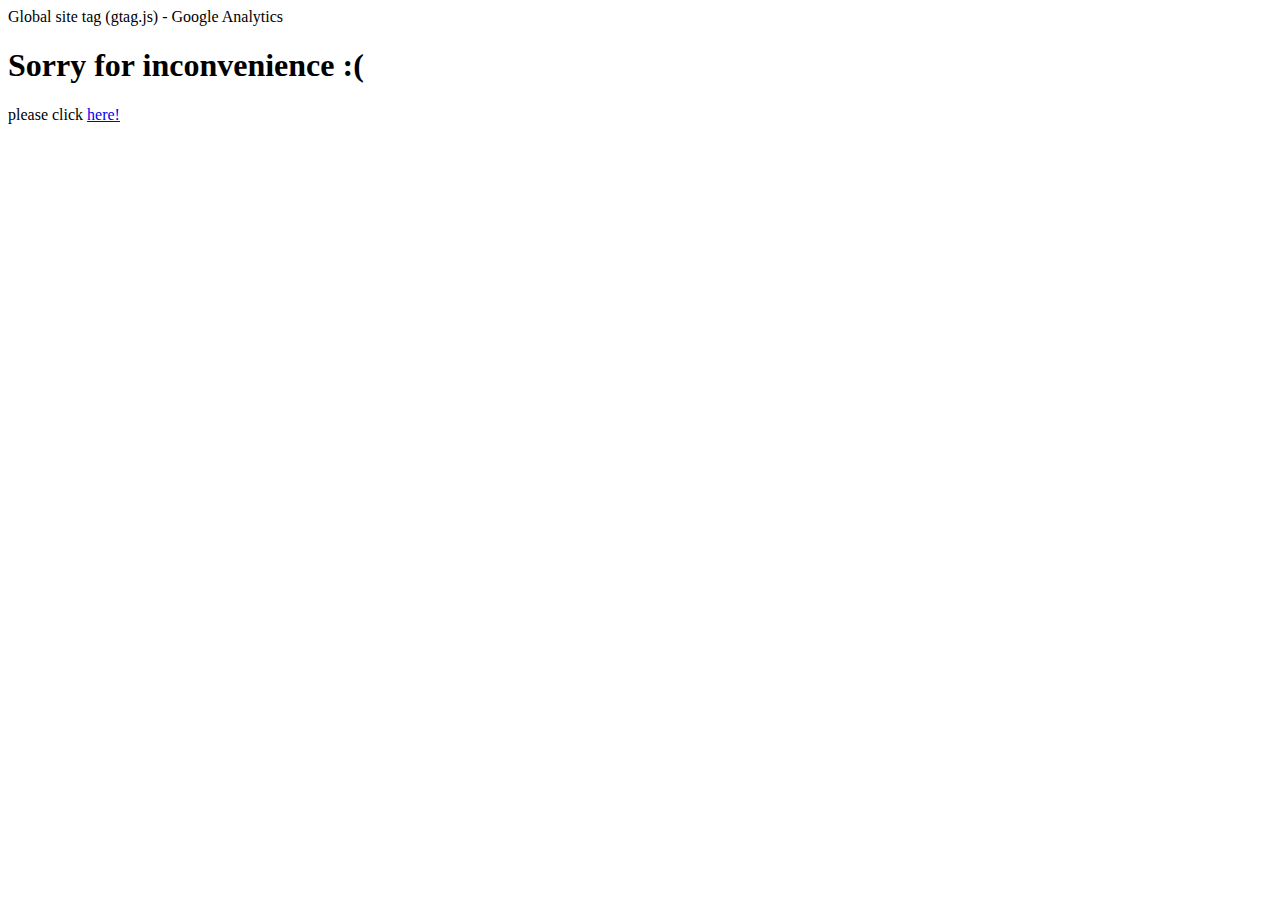
<file: index.html>
<!DOCTYPE html>
<html lang="en">

<head>
  Global site tag (gtag.js) - Google Analytics
<script async src="https://www.googletagmanager.com/gtag/js?id=G-VQ2Q9EM82D"></script>
<script>
  window.dataLayer = window.dataLayer || [];
  function gtag(){dataLayer.push(arguments);}
  gtag('js', new Date());

  gtag('config', 'G-VQ2Q9EM82D');
</script>
  
<!--   <meta charset="UTF-8" />
  <title>About Me</title>
  <link rel="stylesheet" href="style.css" />
  <script src="https://ajax.googleapis.com/ajax/libs/jquery/3.5.1/jquery.min.js"></script>
  <script src="https://maxcdn.bootstrapcdn.com/bootstrap/3.4.1/js/bootstrap.min.js"></script>
  <link rel="stylesheet" href="https://cdnjs.cloudflare.com/ajax/libs/font-awesome/4.6.3/css/font-awesome.min.css">
   Global site tag (gtag.js) - Google Analytics
<script async src="https://www.googletagmanager.com/gtag/js?id=G-VQ2Q9EM82D"></script>
<script>
  window.dataLayer = window.dataLayer || [];
  function gtag(){dataLayer.push(arguments);}
  gtag('js', new Date());

  gtag('config', 'G-VQ2Q9EM82D');
</script> -->

</head>

<body>
<!--   <div class="navbar" id="Home">
    <!-- <a href="#Resume" class="right">Resume</a> -->
<!--     <a href="#about" class="right">Home</a>
  </div>
  <div class="main_class">

    <h2 class="welcome" data-text="Welcome">welcome</h2> -->

<!--   </div>
  <div class="others">
    <footer class="inside">
      <a href="https://github.com/sgowdaks" class="down" target="_blank"><i class="fa fa-github fa-2x" style="color:rgb(207, 90, 90);"></i></a>
      <a href="https://www.linkedin.com/in/sgowdaks/" target="_blank" class="down"><i class="fa fa-linkedin fa-2x" style="color:rgb(207, 90, 90);"></i></a>
      <a href="https://twitter.com/sgowdaks" class="down" target="_blank"><i class="fa fa-twitter fa-2x" style="color:rgb(207, 90, 90)"></i></a>
      <a href="https://www.instagram.com/sgowda_ks/" class="down" target="_blank"><i class="fa fa-instagram fa-2x" style="color:rgb(207, 90, 90)"></i></a>


    </footer>
  </div>
  <div id="about">


    <div class="container-fluid bg-grey">


      <br>
      <div class="container1">
        <div class="image">
          <img src="./shivaniGowda1.jpg" width="200" height="250" class="image">
        </div>
        <div class="text">
          <h3>Hello there,</h3>
          <p>I am Shivani Gowda, currently pursing Masters from Loyola Marymount University, Los Angeles, in Computer
            Science and Information Science. I started my journey with bachelor’s degree in Electrical and Electronics
            Engineering, but later I started
            developing interests towards Computer Science (CS) subjects then I realized that CS is the feild where my
            passion
            lies ahead. I am highly passionated towards my work and very eager to learn new technologies. I am a team
            player with
            the ability to deliver high quality work on time.</p>
          <br>
          <br>
        </div>
      </div>
      <br>
    </div>
    <div class="sections">
      <div class="skill">
        <h2>Skill Set</h2>
        <br>
        <div class="skl">
          <img
            src="[data-uri]"
            alt="jupyter labs" width="40" height="40" />
          <img src="https://raw.githubusercontent.com/jmnote/z-icons/master/svg/javascript.svg" alt="javascript"
            width="40" height="40" />
          <img src="https://raw.githubusercontent.com/jmnote/z-icons/master/svg/python.svg" alt="Python" width="40"
            height="40" />
          <img
            src="[data-uri]"
            alt="HTML" width="40" height="40" />
          <img src="https://www.kindpng.com/picc/m/464-4640184_css3-png-download-css-icon-transparent-png.png" alt="CSS"
            width="40" height="40" />
          <img
            src="[data-uri]"
            alt="react Js" width="50" height="40" />
          <img
            src="[data-uri]"
            alt="Postman" width="40" height="40" />
          <img
            src="[data-uri]"
            alt="git" width="40" height="40" />
          <img
            src="[data-uri]"
            alt="" width="40" height="40" />
          <img
            src="[data-uri]"
            alt="Jira" width="40" height="40" />
          <img
            src="[data-uri]"
            alt="Jenkins" width="40" height="40" />
          <img
            src="[data-uri]"
            alt="Python" width="40" height="40" />
          <img
            src="[data-uri]"
            alt="PHP" width="40" height="40" />
          <img
            src="[data-uri]"
            alt="Visual Studio Code" width="40" height="40" />
          <img
            src="https://encrypted-tbn0.gstatic.com/images?q=tbn:ANd9GcTYTo_SlnLIuI1WKb18YeyVfJ2cl0NkG3S3SNDw3zYWeslRRE7Lqc9OqraJsnAjHWVZzi0&usqp=CAU"
            alt="Linux" width="40" height="40" />
        </div>
      </div>
      <br>
      <br>
      <div class="part">
        <h2>Problem Solving skills</h2>
        <br>
        <div class="logo">
          <a href="https://auth.geeksforgeeks.org/user/ksgowdashivani" class="hello">
            <img
              src="[data-uri]"
              alt="GFG" width="40" height="30" />
          </a>
          <a href="https://www.hackerrank.com/shivanigowda1231" class="hello">
            <img
              src="[data-uri]"
              alt="Hacker rank" width="40" height="30" />
          </a>
        </div>
      </div>
      <br>
      <br>
      <br>
      <div>
        <div class="resume">
          <a href="./ShivaniG_Resume.pdf" download="ShivaniG_Resume.pdf"><button type="button" class="button">
              <strong>Get My Resume 🔽</strong></button></strong></a>

        </div>
      </div>
      <br>
      <br>
    </div>
    <div>
      <h2 class="inside1">Contact</h2>
      <br>
      <a href="#" class="email">
        <i class="fa fa-envelope-square fa-3x" style="color:rgb(207, 90, 90)"></i></a>
      <p class="text1">Email me at</p>
      <br>
      <p class="text1"><code>sks@lion.lmu.edu</code></p>
    </div>

  </div>
<br>
  <br>  -->
<h1>Sorry for inconvenience :( </h1>
<p> please click <a href="https://github.com/sgowdaks">here!</a></P>
</body>

</html>
</file>
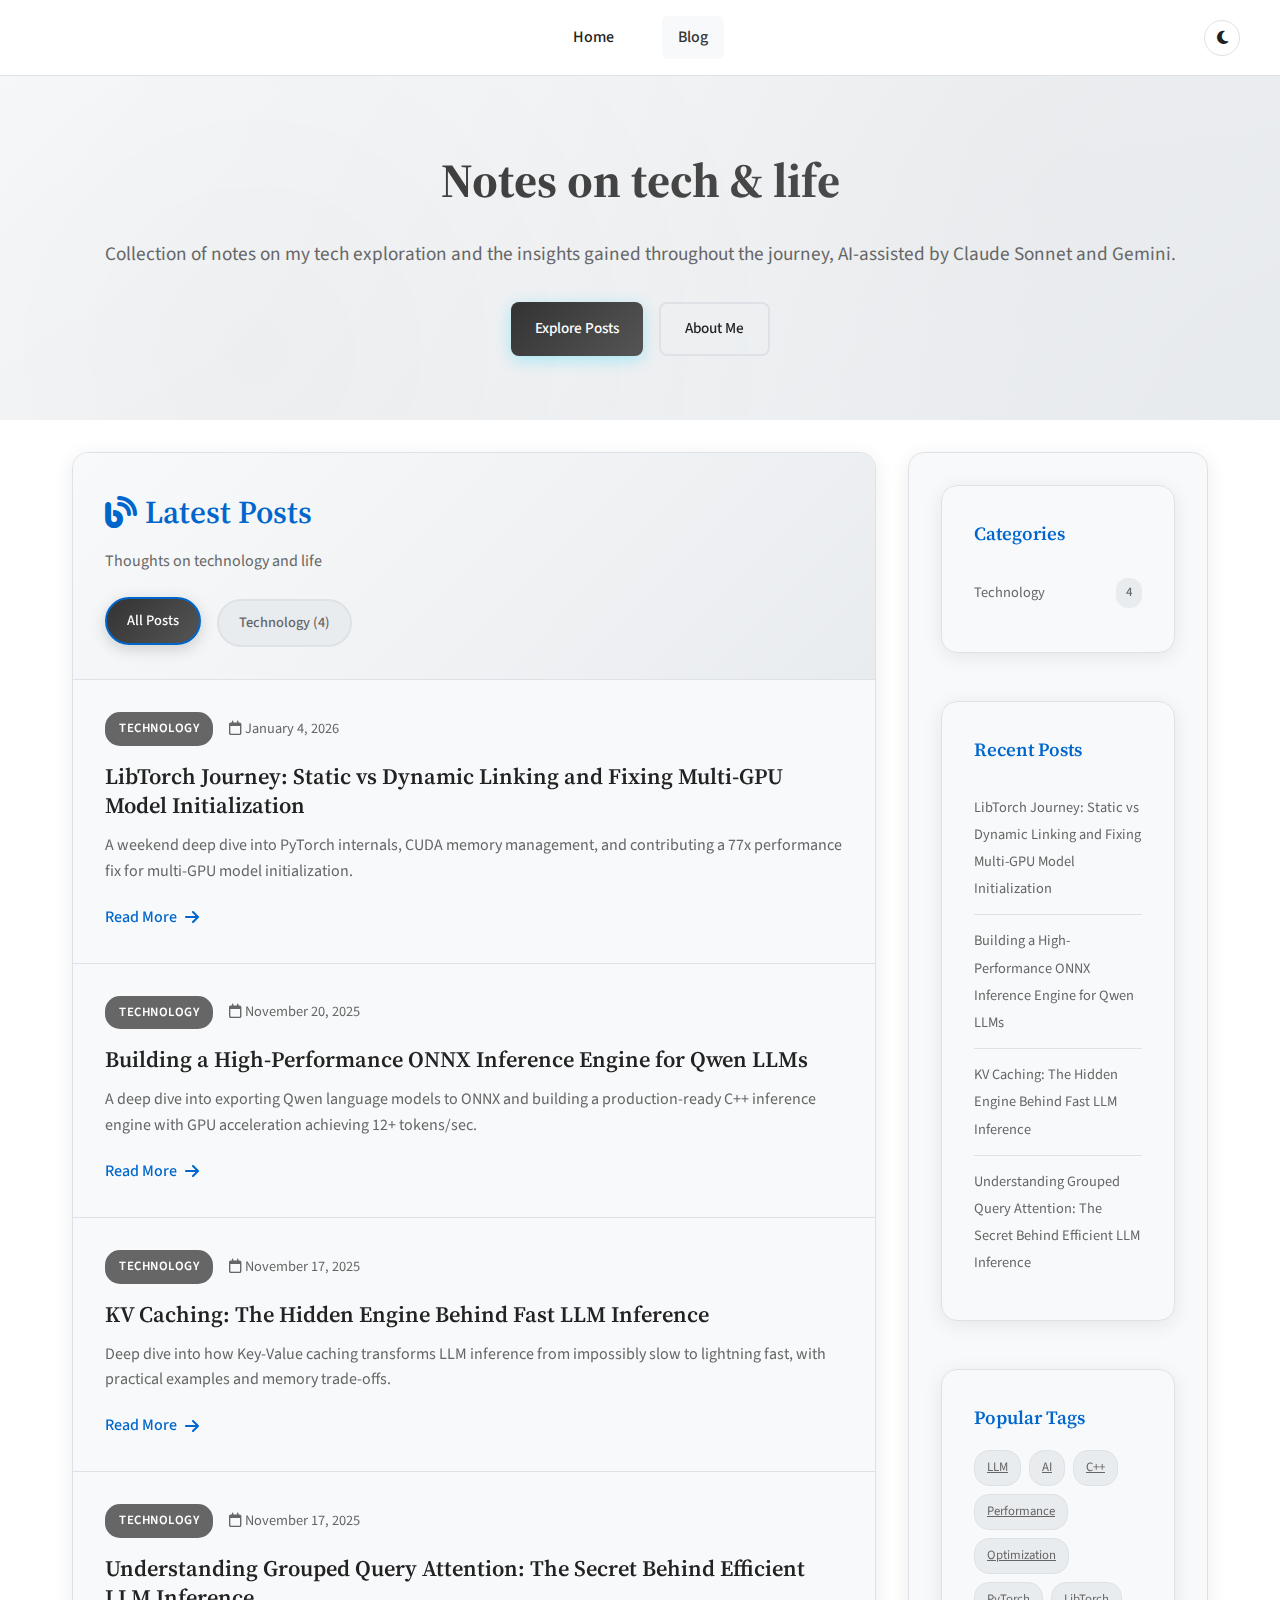
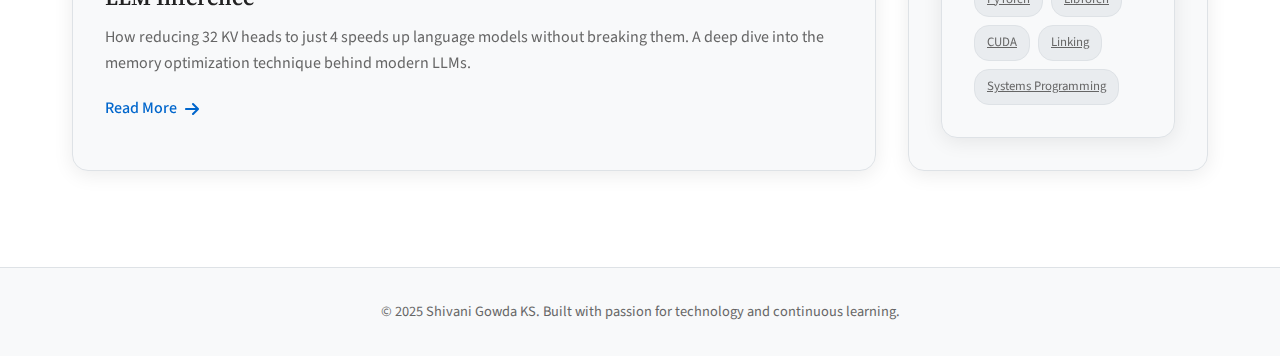
<file: blog.html>
<!DOCTYPE html>


<html lang="en">


<head>


  <meta charset="UTF-8">


  <meta name="viewport" content="width=device-width, initial-scale=1.0">


  <title>Shivani Gowda KS - Cloud Engineer | AI & Networking Blog</title>


  <link href="https://fonts.googleapis.com/css2?family=Source+Sans+3:wght@400;500;600;700&family=Source+Serif+4:wght@500;600;700&display=swap" rel="stylesheet">


  <link rel="stylesheet" href="https://cdnjs.cloudflare.com/ajax/libs/font-awesome/6.4.0/css/all.min.css">


  


  <!-- Common Styles -->


  <link rel="stylesheet" href="css/common.css">


  


  <style>


    :root {


      /* Light Monochrome Theme */


      --primary-color: #333333;


      --secondary-color: #555555;


      --accent-color: #666666;


      --success-color: #777777;


      --warning-color: #888888;


      --text-color: #222222;


      --text-muted: #666666;


      --bg-primary: #ffffff;


      --bg-secondary: #f8f9fa;


      --bg-tertiary: #e9ecef;


      --border-color: #dee2e6;


      --shadow: 0 4px 20px rgba(0, 0, 0, 0.08);


      --shadow-light: 0 2px 10px rgba(0, 0, 0, 0.05);


      --gradient-primary: linear-gradient(135deg, var(--bg-secondary), var(--bg-tertiary));


      --gradient-accent: linear-gradient(135deg, var(--primary-color), var(--secondary-color));


    }





    * {


      margin: 0;


      padding: 0;


      box-sizing: border-box;


    }





    body {


      font-family: 'Source Sans 3', 'Helvetica Neue', Arial, sans-serif;


      background: var(--bg-primary);


      color: var(--text-color);


      line-height: 1.7;


      overflow-x: hidden;


    }




    h1, h2, h3, h4, h5, h6 {


      font-family: 'Source Serif 4', 'Georgia', serif;


      font-weight: 600;


      color: var(--text-color);


    }





    /* Hero Section */


    .hero {


      background: var(--gradient-primary);


      position: relative;


      color: var(--text-color);


      text-align: center;


      padding: 4rem 2rem;


      overflow: hidden;


    }





    .hero::before {


      content: '';


      position: absolute;


      top: 0;


      left: 0;


      right: 0;


      bottom: 0;


      background: 


        radial-gradient(circle at 20% 80%, rgba(51, 51, 51, 0.03) 0%, transparent 50%),


        radial-gradient(circle at 80% 20%, rgba(102, 102, 102, 0.03) 0%, transparent 50%);


      pointer-events: none;


    }





    .hero > * {


      position: relative;


      z-index: 1;


    }





    .hero h1 {


      font-size: 3rem;


      font-weight: 700;


      margin-bottom: 1rem;


      background: var(--gradient-accent);


      background-clip: text;


      -webkit-background-clip: text;


      -webkit-text-fill-color: transparent;


    }





    .hero p {


      font-size: 1.2rem;


      margin-bottom: 2rem;


      color: var(--text-muted);


    }





    .hero-buttons {


      display: flex;


      gap: 1rem;


      justify-content: center;


      flex-wrap: wrap;


    }





    .btn {


      display: inline-flex;


      align-items: center;


      gap: 0.5rem;


      padding: 12px 24px;


      border-radius: 8px;


      text-decoration: none;


      font-weight: 500;


      font-size: 0.95rem;


      transition: all 0.3s ease;


      border: none;


      cursor: pointer;


      position: relative;


      overflow: hidden;


    }





    .btn::before {


      content: '';


      position: absolute;


      top: 0;


      left: -100%;


      width: 100%;


      height: 100%;


      background: linear-gradient(90deg, transparent, rgba(255, 255, 255, 0.1), transparent);


      transition: left 0.6s ease;


    }





    .btn:hover::before {


      left: 100%;


    }





    .btn-primary {


      background: var(--gradient-accent);


      color: var(--bg-primary);


      box-shadow: 0 4px 15px rgba(0, 212, 255, 0.3);


    }





    .btn-primary:hover {


      transform: translateY(-2px);


      box-shadow: 0 6px 25px rgba(0, 212, 255, 0.4);


    }





    .btn-secondary {


      background: transparent;


      color: var(--text-color);


      border: 2px solid var(--border-color);


      backdrop-filter: blur(10px);


    }





    .btn-secondary:hover {


      background: rgba(255, 255, 255, 0.05);


      border-color: #0066cc;


      transform: translateY(-2px);


      box-shadow: var(--shadow-light);


    }





    /* Main Content */


    .main-content {


      max-width: 1200px;


      margin: 0 auto;


      padding: 2rem;


      display: grid;


      grid-template-columns: 1fr 300px;


      gap: 2rem;


    }





    .content-area {


      background: var(--bg-secondary);


      border-radius: 16px;


      box-shadow: var(--shadow);


      border: 1px solid var(--border-color);


      overflow: hidden;


      backdrop-filter: blur(10px);


    }





    /* Blog Section */


    .blog-header {


      padding: 2rem;


      border-bottom: 1px solid var(--border-color);


      background: var(--gradient-primary);


    }





    .blog-header h2 {


      font-size: 2rem;


      margin-bottom: 0.5rem;


      color: #0066cc;


      display: flex;


      align-items: center;


      gap: 0.5rem;


    }





    .blog-header p {


      color: var(--text-muted);


    }





    .category-filter {


      display: flex;


      gap: 1rem;


      margin-top: 1.5rem;


      flex-wrap: wrap;


    }





    .category-btn {


      padding: 10px 20px;


      border: 2px solid var(--border-color);


      border-radius: 25px;


      background: var(--bg-tertiary);


      color: var(--text-muted);


      text-decoration: none;


      font-size: 0.9rem;


      font-weight: 500;


      transition: all 0.3s ease;


      backdrop-filter: blur(10px);


    }





    .category-btn:hover,


    .category-btn.active {


      background: var(--gradient-accent);


      color: white;


      border-color: #0066cc;


      transform: translateY(-2px);


      box-shadow: 0 4px 15px rgba(51, 51, 51, 0.2);


    }





    /* Blog Posts */


    .blog-posts {


      padding: 0;


    }





    .blog-post {


      padding: 2rem;


      border-bottom: 1px solid var(--border-color);


      transition: all 0.3s ease;


      position: relative;


    }





    .blog-post:hover {


      background: rgba(255, 255, 255, 0.02);


      transform: translateX(5px);


    }





    .blog-post:last-child {


      border-bottom: none;


    }





    .post-meta {


      display: flex;


      gap: 1rem;


      align-items: center;


      margin-bottom: 1rem;


      font-size: 0.9rem;


      color: var(--text-muted);


      flex-wrap: wrap;


    }





    .post-category {


      background: var(--primary-color);


      color: white;


      padding: 6px 14px;


      border-radius: 15px;


      font-size: 0.8rem;


      font-weight: 600;


      text-transform: uppercase;


      letter-spacing: 0.5px;


    }





    .post-category.tech {


      background: var(--accent-color);


    }





    .post-category.life {


      background: var(--success-color);


    }





    .blog-post h3 {


      font-size: 1.4rem;


      margin-bottom: 0.8rem;


      line-height: 1.3;


    }





    .blog-post h3 a {


      color: var(--text-color);


      text-decoration: none;


      transition: all 0.3s ease;


    }





    .blog-post h3 a:hover {


      color: #0066cc;


    }





    .post-excerpt {


      color: var(--text-muted);


      margin-bottom: 1.2rem;


      line-height: 1.6;


    }





    .read-more {


      color: #0066cc;


      text-decoration: none;


      font-weight: 500;


      display: inline-flex;


      align-items: center;


      gap: 0.5rem;


      transition: all 0.3s ease;


    }





    .read-more:hover {


      color: #0052a3;


      transform: translateX(3px);


    }





    /* Sidebar */


    .sidebar {


      display: flex;


      flex-direction: column;


      gap: 4rem;


    }





    .sidebar-card {


      background: var(--bg-secondary);


      border-radius: 16px;


      padding: 2rem;


      box-shadow: var(--shadow);


      border: 1px solid var(--border-color);


      backdrop-filter: blur(10px);


      transition: all 0.3s ease;


      margin-bottom: 3rem;


    }





    .sidebar-card:last-child {


      margin-bottom: 0;


    }





    .sidebar-card:hover {


      transform: translateY(-2px);


      box-shadow: 0 6px 30px rgba(0, 0, 0, 0.1);


    }





    .sidebar-card h3 {


      color: #0066cc;


      margin-bottom: 1rem;


      font-weight: 600;


    }





    .about-me img {


      width: 100px;


      height: 100px;


      border-radius: 50%;


      margin-bottom: 1rem;


      object-fit: cover;


      border: 3px solid var(--primary-color);


    }





    .social-links {


      display: flex;


      gap: 1rem;


      margin-top: 1.5rem;


      justify-content: center;


    }





    .social-links a {


      color: var(--text-muted);


      font-size: 1.5rem;


      transition: all 0.3s ease;


      padding: 0.5rem;


      border-radius: 50%;


      background: var(--bg-tertiary);


    }





    .social-links a:hover {


      color: #0066cc;


      background: rgba(51, 51, 51, 0.1);


      transform: translateY(-2px);


    }





    .recent-posts, .categories {


      list-style: none;


    }





    .recent-posts li, .categories li {


      padding: 0.75rem 0;


      border-bottom: 1px solid var(--border-color);


      transition: padding-left 0.3s ease;


    }





    .recent-posts li:hover, .categories li:hover {


      padding-left: 0.5rem;


    }





    .recent-posts li:last-child, .categories li:last-child {


      border-bottom: none;


    }





    .recent-posts a, .categories a {


      color: var(--text-muted);


      text-decoration: none;


      font-size: 0.9rem;


      transition: color 0.3s ease;


    }





    .recent-posts a:hover, .categories a:hover {


      color: #0066cc;


    }





    .categories li {


      display: flex;


      justify-content: space-between;


      align-items: center;


    }





    .post-count {


      background: var(--bg-tertiary);


      color: var(--text-muted);


      padding: 4px 10px;


      border-radius: 12px;


      font-size: 0.8rem;


      font-weight: 500;


    }





    /* Footer - styled by common.css */





    /* Newsletter Form */


    .newsletter-form {


      display: flex;


      flex-direction: column;


      gap: 0.75rem;


    }





    .newsletter-form input {


      padding: 12px 16px;


      border: 2px solid var(--border-color);


      border-radius: 8px;


      background: var(--bg-tertiary);


      color: var(--text-color);


      font-size: 0.9rem;


      transition: all 0.3s ease;


    }





    .newsletter-form input:focus {


      outline: none;


      border-color: #0066cc;


      background: var(--bg-primary);


      box-shadow: 0 0 0 3px rgba(51, 51, 51, 0.1);


    }





    .newsletter-form input::placeholder {


      color: var(--text-muted);


    }





    .newsletter-form button {


      padding: 12px 16px;


      background: var(--gradient-accent);


      color: var(--bg-primary);


      border: none;


      border-radius: 8px;


      font-size: 0.9rem;


      font-weight: 600;


      cursor: pointer;


      transition: all 0.3s ease;


    }





    .newsletter-form button:hover {


      transform: translateY(-2px);


      box-shadow: 0 4px 15px rgba(51, 51, 51, 0.2);


    }





    /* Popular Tags */


    .tag-cloud {


      display: flex;


      flex-wrap: wrap;


      gap: 0.5rem;


    }





    .tag {


      background: var(--bg-tertiary);


      color: var(--text-muted);


      padding: 6px 12px;


      border-radius: 15px;


      font-size: 0.8rem;


      transition: all 0.3s ease;


      border: 1px solid var(--border-color);


    }





    .tag:hover {


      background: var(--primary-color);


      color: white;


      transform: translateY(-1px);


    }





    /* Responsive Design */


    @media (max-width: 1024px) {


      .main-content {


        grid-template-columns: 1fr;


        gap: 3rem;


      }


      


      .sidebar {


        order: 2;


      }


    }


    


    @media (max-width: 768px) {


      .header-content {


        flex-direction: column;


        gap: 1rem;


        padding: 1rem;


      }





      .hero {


        padding: 3rem 1.5rem;


      }





      .hero h1 {


        font-size: 1.8rem;


        line-height: 1.2;


      }





      .hero p {


        font-size: 1rem;


      }





      .main-content {


        grid-template-columns: 1fr;


        padding: 1.5rem 1rem;


        gap: 2rem;


      }





      .hero-buttons {


        flex-direction: column;


        align-items: center;


        width: 100%;


      }


      


      .btn {


        width: 100%;


        max-width: 280px;


        justify-content: center;


      }





      nav {


        gap: 1rem;


        flex-wrap: wrap;


        justify-content: center;


      }





      .category-filter {


        justify-content: center;


        gap: 0.75rem;


      }


      


      .category-btn {


        padding: 8px 16px;


        font-size: 0.85rem;


      }





      .blog-post {


        padding: 1.5rem;


      }


      


      .blog-post h3 {


        font-size: 1.2rem;


      }


      


      .post-excerpt {


        font-size: 0.9rem;


      }





      .sidebar {


        gap: 2.5rem;


      }





      .sidebar-card {


        padding: 1.5rem;


        margin-bottom: 0;


      }


      


      .sidebar-card h3 {


        font-size: 1.1rem;


      }





      .post-meta {


        flex-direction: column;


        align-items: flex-start;


        gap: 0.5rem;


      }


    }


    


    @media (max-width: 480px) {


      .hero {


        padding: 2.5rem 1rem;


      }


      


      .hero h1 {


        font-size: 1.5rem;


      }


      


      .hero p {


        font-size: 0.9rem;


      }


      


      .main-content {


        padding: 1rem;


      }


      


      .blog-header {


        padding: 1.5rem;


      }


      


      .blog-header h2 {


        font-size: 1.5rem;


      }


      


      .blog-post {


        padding: 1.25rem;


      }


      


      .blog-post h3 {


        font-size: 1.1rem;


      }


      


      .sidebar-card {


        padding: 1.25rem;


      }


      


      .category-btn {


        padding: 7px 14px;


        font-size: 0.8rem;


      }


      


      .btn {


        padding: 10px 20px;


        font-size: 0.9rem;


      }


    }


  </style>


</head>


<body>


  <!-- Header (auto-generated by common.js) -->


  <header></header>





  <section class="hero" id="home">


    <h1>Notes on tech & life</h1>


    <p>Collection of notes on my tech exploration and the insights gained throughout the journey, AI-assisted by Claude Sonnet and Gemini.</p>

    <div class="hero-buttons">


      <a href="#blog" class="btn btn-primary">Explore Posts</a>


      <a href="index.html#about" class="btn btn-secondary">About Me</a>


    </div>


  </section>





  <div class="main-content">


    <main class="content-area">


      <section id="blog">


        <div class="blog-header">


          <h2><i class="fas fa-blog"></i> Latest Posts</h2>


          <p>Thoughts on technology and life</p>


          <div class="category-filter" id="category-filter">


            <!-- Category buttons will be rendered dynamically by js/blog-manager.js -->


          </div>


        </div>


        


        <div class="blog-posts" id="blog-posts">


          <!-- Blog posts will be dynamically loaded here by blog-manager.js -->


          <div style="text-align: center; padding: 2rem; color: var(--text-muted);">


            <i class="fas fa-spinner fa-spin" style="font-size: 2rem; margin-bottom: 1rem;"></i>


            <p>Loading posts...</p>


          </div>


        </div>


      </section>


    </main>





    <aside class="sidebar">


      <div class="sidebar-card about-me">
  

      <div class="sidebar-card">


        <h3>Categories</h3>


        <ul class="categories" id="sidebar-categories">


          <!-- Sidebar categories rendered dynamically -->


        </ul>


      </div>





      <div class="sidebar-card">


        <h3>Recent Posts</h3>


        <ul class="recent-posts" id="recent-posts">


          <!-- Recent posts will be loaded dynamically -->


        </ul>


      </div>





      <div class="sidebar-card">


        <h3>Popular Tags</h3>


        <div class="tag-cloud" id="tag-cloud">


          <!-- Tags will be rendered dynamically by js/blog-manager.js -->


        </div>


      </div>





    </aside>


  </div>





  <!-- Footer (auto-generated by common.js) -->


  <footer></footer>





  <!-- Common JavaScript (generates header/footer) -->


  <script src="js/common.js"></script>


  <script src="js/blog-manager.js"></script>


  <script>


    // Blog rendering functionality


    document.addEventListener('DOMContentLoaded', function() {


      if (!window.BlogManager) {


        console.error('BlogManager not loaded');


        return;


      }





      // Helper function to format date


      function formatDate(dateStr) {


        const options = { year: 'numeric', month: 'long', day: 'numeric' };


        return new Date(dateStr).toLocaleDateString('en-US', options);


      }





      // Render all blog posts


      function renderBlogPosts(posts) {


        const blogPostsContainer = document.getElementById('blog-posts');


        if (!blogPostsContainer) return;





        if (posts.length === 0) {


          blogPostsContainer.innerHTML = `


            <div style="text-align: center; padding: 3rem; color: var(--text-muted);">


              <i class="fas fa-inbox" style="font-size: 3rem; margin-bottom: 1rem; opacity: 0.3;"></i>


              <p>No posts found.</p>


            </div>


          `;


          return;


        }





        blogPostsContainer.innerHTML = posts.map(post => `


          <article class="blog-post">


            <div class="post-meta">


              <span class="post-category ${post.category}">${post.categoryLabel}</span>


              <span><i class="far fa-calendar"></i> ${formatDate(post.date)}</span>


            </div>


            <h3><a href="posts/${post.id}.html">${post.title}</a></h3>


            <p class="post-excerpt">${post.excerpt}</p>


            <a href="posts/${post.id}.html" class="read-more">


              Read More <i class="fas fa-arrow-right"></i>


            </a>


          </article>


        `).join('');


      }





      // Render category filter buttons


      function renderCategoryFilter() {


        const categoryFilterContainer = document.getElementById('category-filter');


        if (!categoryFilterContainer) return;





        const allPosts = window.BlogManager.getAllPosts();


        const categories = {};


        


        allPosts.forEach(post => {


          if (!categories[post.category]) {


            categories[post.category] = {


              label: post.categoryLabel,


              count: 0


            };


          }


          categories[post.category].count++;


        });





        let filterHTML = '<a href="#" class="category-btn active" data-category="all">All Posts</a>';


        Object.keys(categories).forEach(key => {


          filterHTML += `<a href="#" class="category-btn" data-category="${key}">${categories[key].label} (${categories[key].count})</a>`;


        });





        categoryFilterContainer.innerHTML = filterHTML;





        // Add click handlers


        categoryFilterContainer.querySelectorAll('.category-btn').forEach(btn => {


          btn.addEventListener('click', function(e) {


            e.preventDefault();


            const category = this.getAttribute('data-category');


            


            // Update active state


            categoryFilterContainer.querySelectorAll('.category-btn').forEach(b => b.classList.remove('active'));


            this.classList.add('active');





            // Filter posts


            if (category === 'all') {


              renderBlogPosts(window.BlogManager.getAllPosts());


            } else {


              renderBlogPosts(window.BlogManager.getPostsByCategory(category));


            }


          });


        });


      }





      // Render sidebar categories


      function renderSidebarCategories() {


        const sidebarCategories = document.getElementById('sidebar-categories');


        if (!sidebarCategories) return;





        const allPosts = window.BlogManager.getAllPosts();


        const categories = {};


        


        allPosts.forEach(post => {


          if (!categories[post.category]) {


            categories[post.category] = {


              label: post.categoryLabel,


              count: 0


            };


          }


          categories[post.category].count++;


        });





        sidebarCategories.innerHTML = Object.keys(categories).map(key => `


          <li>


            <a href="#" data-category="${key}">${categories[key].label}</a>


            <span class="post-count">${categories[key].count}</span>


          </li>


        `).join('');





        // Add click handlers


        sidebarCategories.querySelectorAll('a').forEach(link => {


          link.addEventListener('click', function(e) {


            e.preventDefault();


            const category = this.getAttribute('data-category');


            renderBlogPosts(window.BlogManager.getPostsByCategory(category));


            


            // Update category filter


            const categoryFilter = document.getElementById('category-filter');


            if (categoryFilter) {


              categoryFilter.querySelectorAll('.category-btn').forEach(b => b.classList.remove('active'));


              const btn = categoryFilter.querySelector(`[data-category="${category}"]`);


              if (btn) btn.classList.add('active');


            }


            


            // Scroll to blog section


            document.querySelector('#blog').scrollIntoView({ behavior: 'smooth' });


          });


        });


      }





      // Render recent posts in sidebar


      function renderRecentPosts() {


        const recentPostsContainer = document.getElementById('recent-posts');


        if (!recentPostsContainer) {


          console.error('Recent posts container not found');


          return;


        }





        const recentPosts = window.BlogManager.getRecentPosts(5);


        console.log('Recent posts to render:', recentPosts.length, recentPosts);


        


        if (recentPosts.length === 0) {


          recentPostsContainer.innerHTML = '<li style="color: var(--text-muted); font-size: 0.9rem;">No posts yet.</li>';


          return;


        }





        recentPostsContainer.innerHTML = recentPosts.map(post => 


          `<li><a href="posts/${post.id}.html">${post.title}</a></li>`


        ).join('');


        


        console.log('Recent posts rendered, HTML:', recentPostsContainer.innerHTML);


      }





      // Render popular tags


      function renderTags() {


        const tagCloudContainer = document.getElementById('tag-cloud');


        if (!tagCloudContainer) return;





        const allPosts = window.BlogManager.getAllPosts();


        const tagCounts = {};


        


        allPosts.forEach(post => {


          post.tags.forEach(tag => {


            tagCounts[tag] = (tagCounts[tag] || 0) + 1;


          });


        });





        if (Object.keys(tagCounts).length === 0) {


          tagCloudContainer.innerHTML = '<span style="color: var(--text-muted); font-size: 0.9rem;">No tags yet.</span>';


          return;


        }





        // Sort tags by count and limit to top 10


        const sortedTags = Object.entries(tagCounts)


          .sort((a, b) => b[1] - a[1])


          .slice(0, 10)


          .map(([tag]) => tag);





        tagCloudContainer.innerHTML = sortedTags.map(tag => 


          `<a href="#" class="tag" data-tag="${tag}">${tag}</a>`


        ).join('');





        // Add click handlers


        tagCloudContainer.querySelectorAll('.tag').forEach(tagEl => {


          tagEl.addEventListener('click', function(e) {


            e.preventDefault();


            const tag = this.getAttribute('data-tag');


            renderBlogPosts(window.BlogManager.getPostsByTag(tag));


            document.querySelector('#blog').scrollIntoView({ behavior: 'smooth' });


          });


        });


      }





      // Initial render


      renderBlogPosts(window.BlogManager.getAllPosts());


      renderCategoryFilter();


      renderSidebarCategories();


      renderRecentPosts();


      renderTags();





      // Hero button functionality


      const heroButtons = document.querySelectorAll('.hero-buttons .btn');


      heroButtons.forEach(button => {


        button.addEventListener('click', function(e) {


          const href = this.getAttribute('href');


          


          // Only prevent default for internal blog navigation


          if (href === '#blog') {


            e.preventDefault();


            document.querySelector('#blog').scrollIntoView({ behavior: 'smooth' });


          }


          // For external links (like index.html#about), let the browser handle it naturally


        });


      });





      // Newsletter form


      document.querySelector('.newsletter-form').addEventListener('submit', function(e) {


        e.preventDefault();


        const email = this.querySelector('input[type="email"]').value;


        if (email) {


          alert(`Thanks for subscribing with email: ${email}! Newsletter functionality would be implemented here.`);


          this.reset();


        }


      });


    });


  </script>


</body>


</html>
</file>
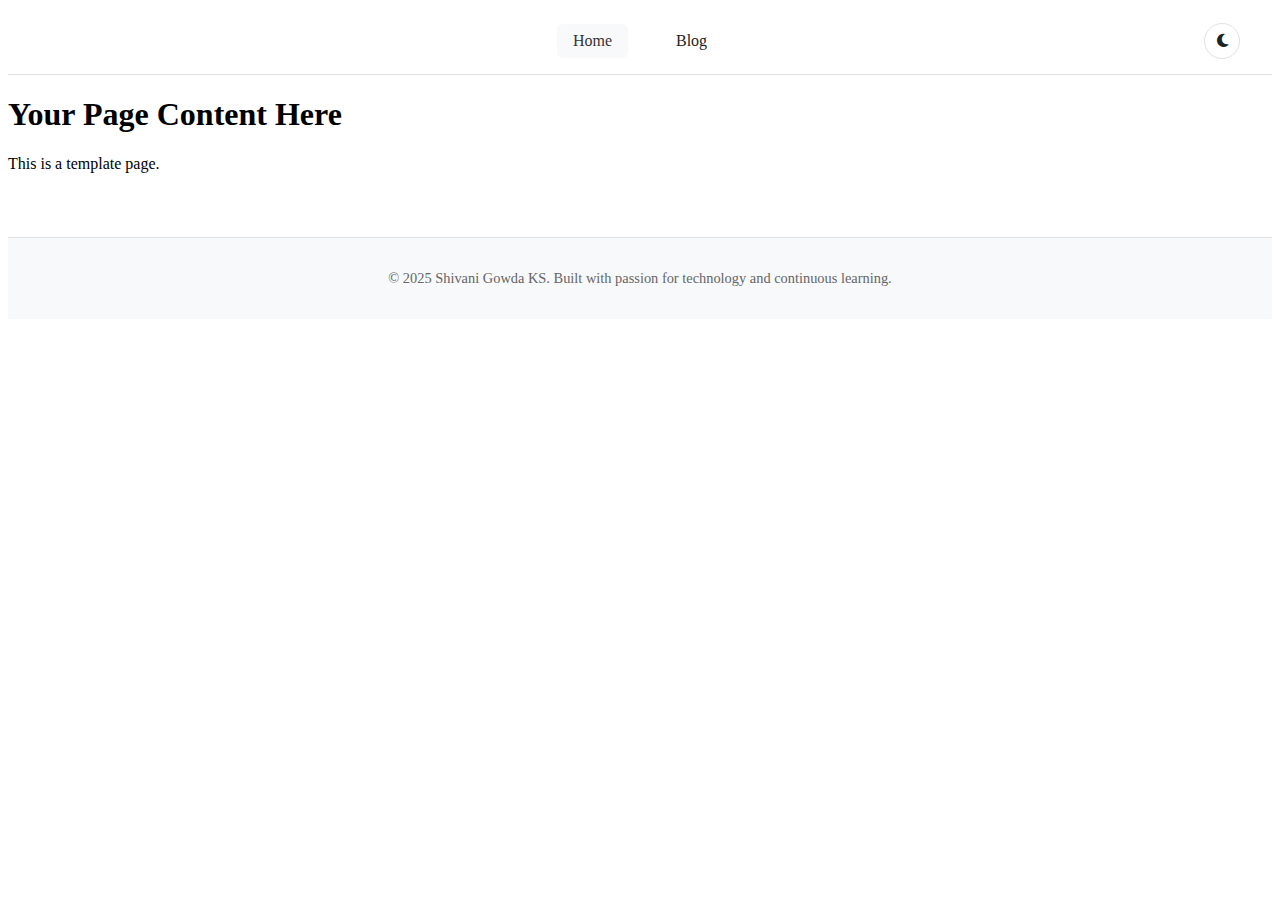
<file: template.html>
<!DOCTYPE html>
<html lang="en">
<head>
  <meta charset="UTF-8">
  <meta name="viewport" content="width=device-width, initial-scale=1.0">
  <title>Page Title - Shivani Gowda KS</title>
  <meta name="description" content="Page description">
  
  <!-- Fonts -->
  <link href="https://fonts.googleapis.com/css2?family=Inter:wght@300;400;500;600;700&family=Fira+Code:wght@400;500&display=swap" rel="stylesheet">
  
  <!-- Font Awesome -->
  <link rel="stylesheet" href="https://cdnjs.cloudflare.com/ajax/libs/font-awesome/6.4.0/css/all.min.css">
  
  <!-- Common Styles (shared across all pages) -->
  <link rel="stylesheet" href="css/common.css">
  
  <!-- Page-specific styles -->
  <style>
    /* Add page-specific styles here */
  </style>
</head>
<body>
  <!-- Header (auto-generated by common.js) -->
  <header></header>

  <!-- Main Content -->
  <main>
    <h1>Your Page Content Here</h1>
    <p>This is a template page.</p>
  </main>

  <!-- Footer (auto-generated by common.js) -->
  <footer></footer>

  <!-- Common JavaScript (generates header/footer) -->
  <script src="js/common.js"></script>
  
  <!-- Page-specific scripts -->
  <script>
    // Add page-specific JavaScript here
  </script>
</body>
</html>
</file>
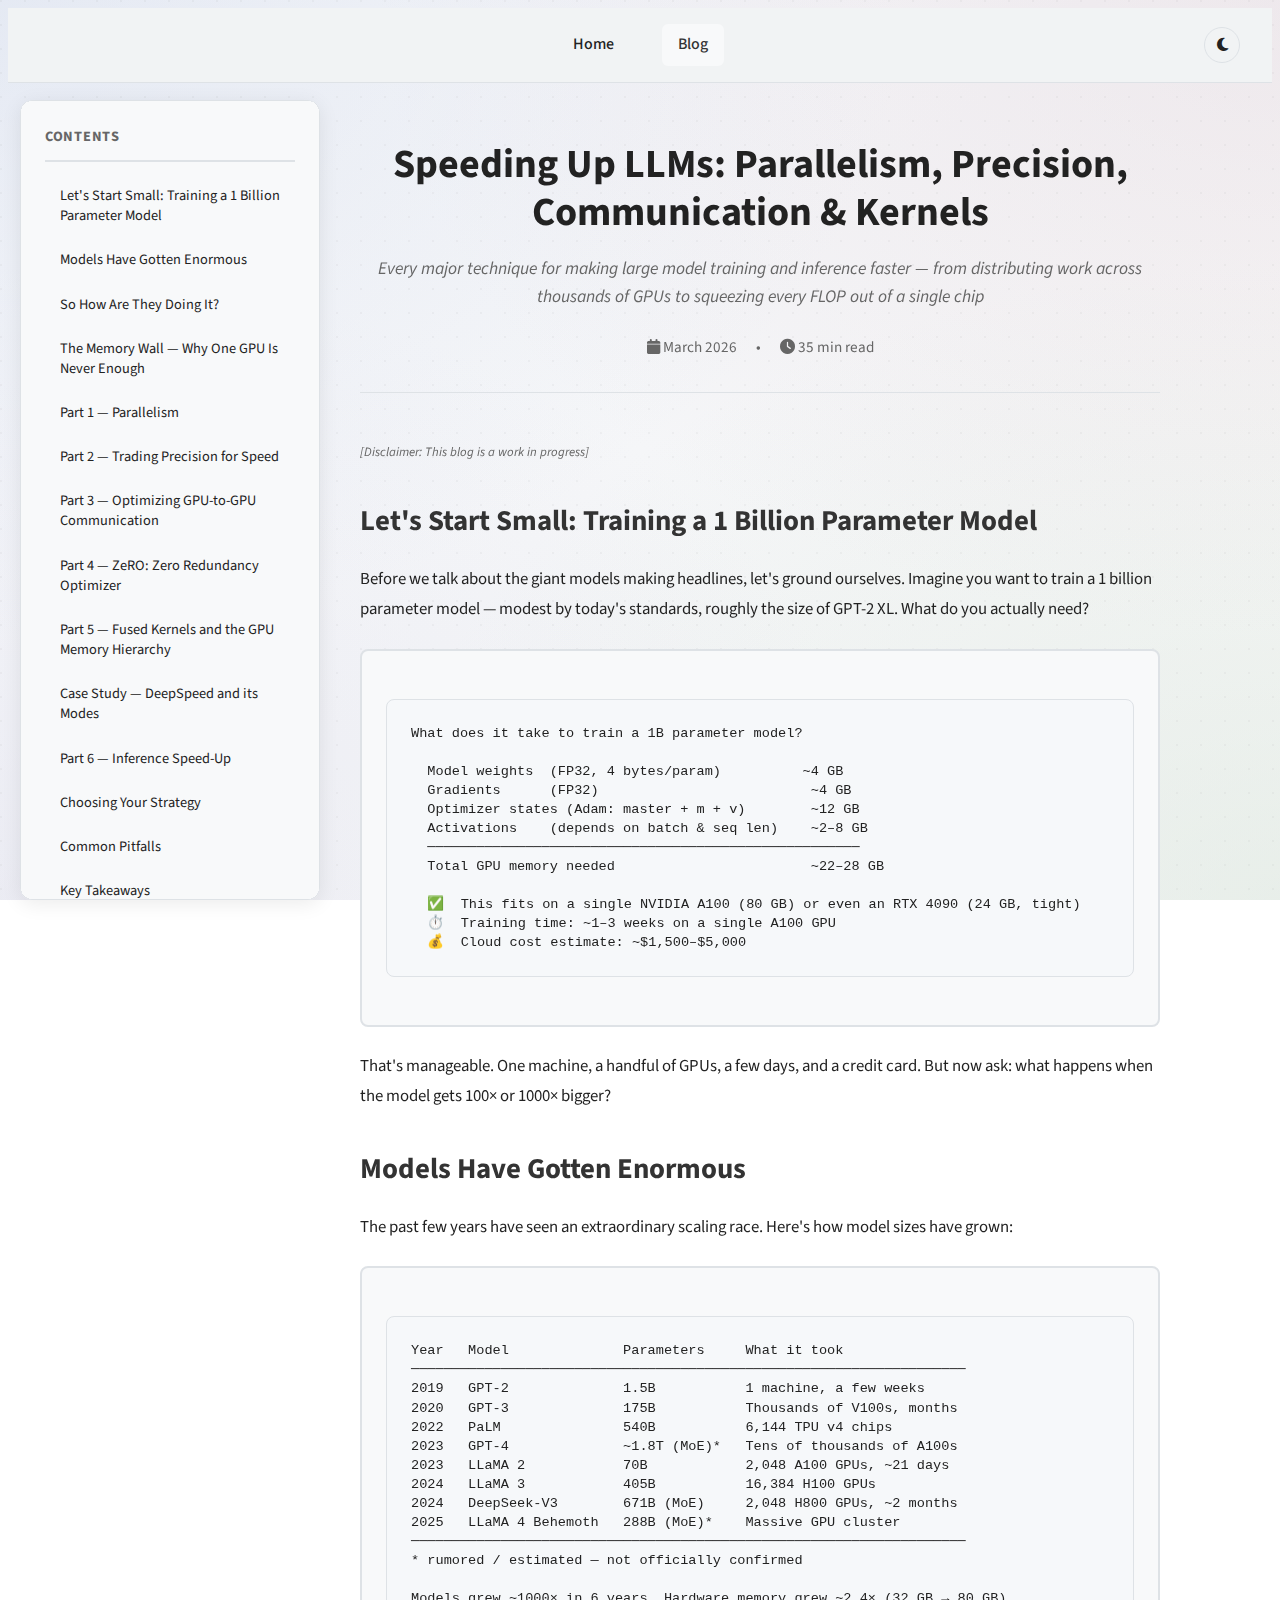
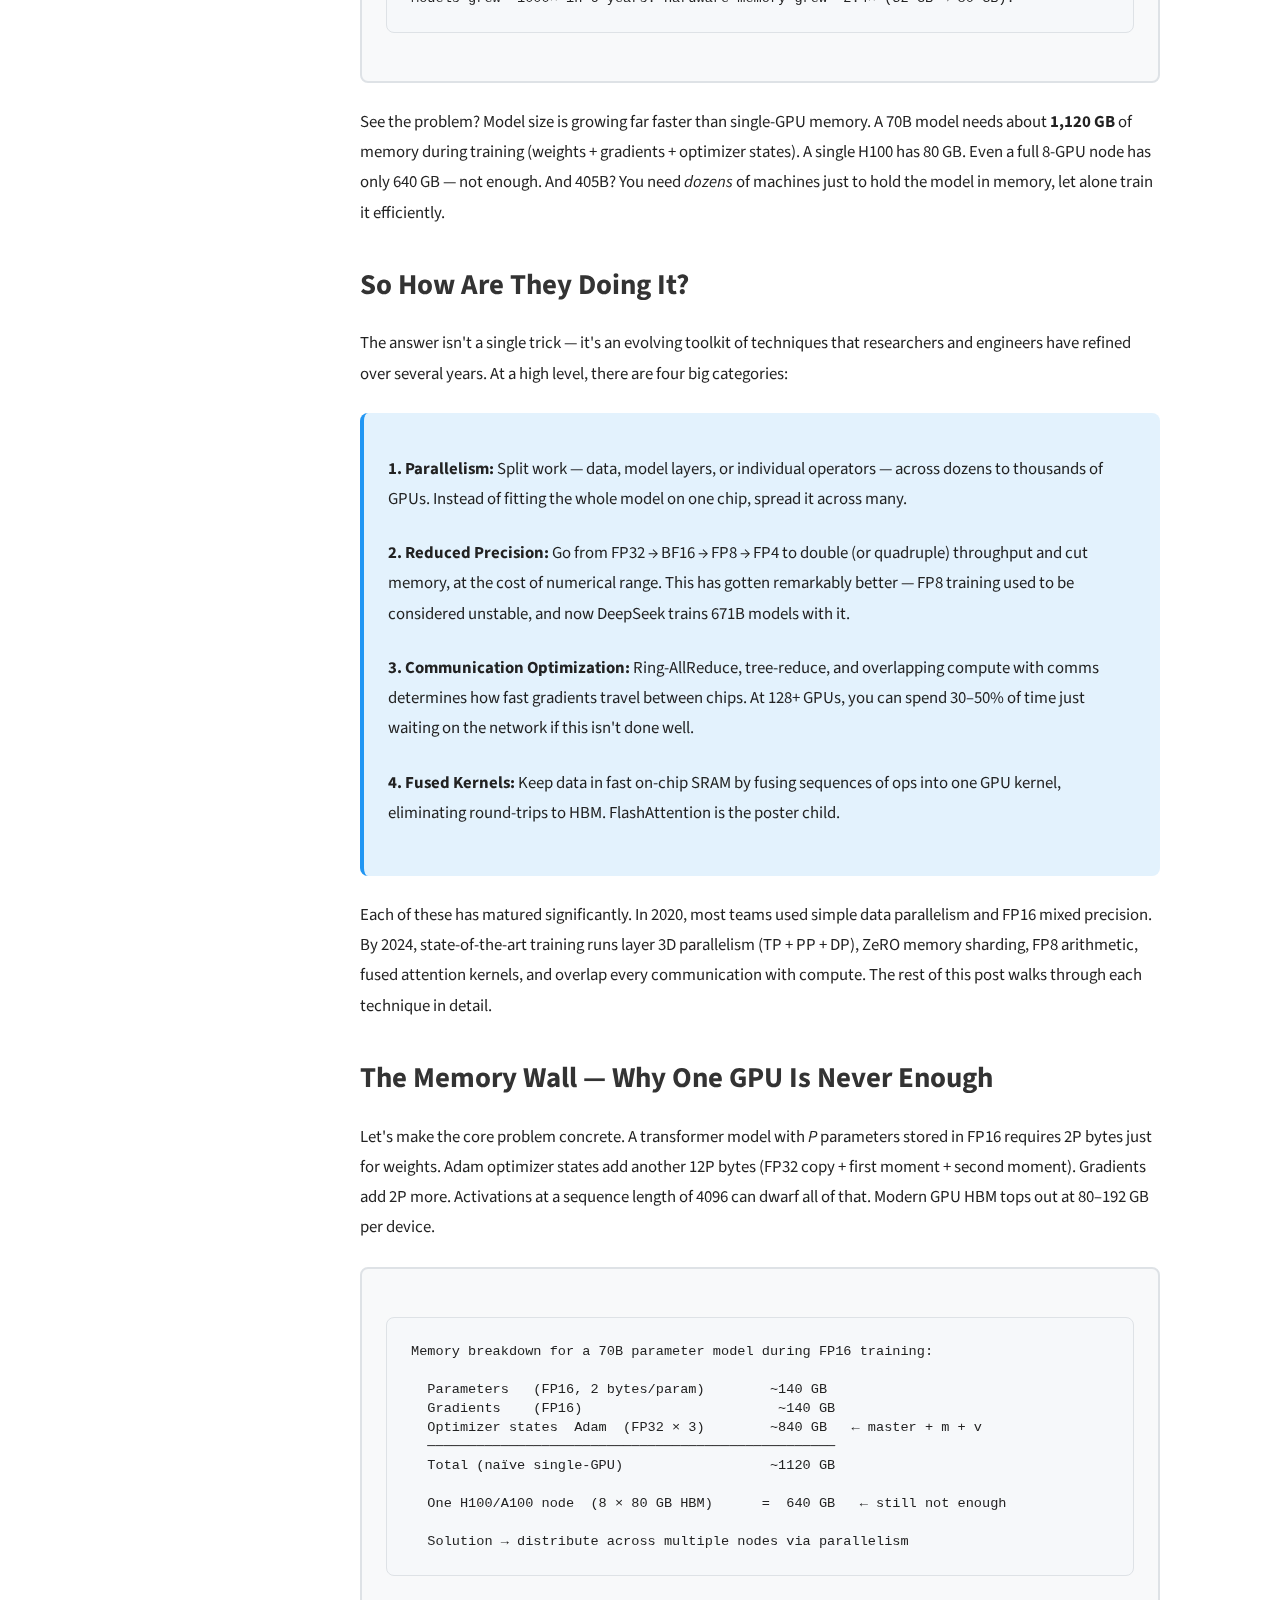
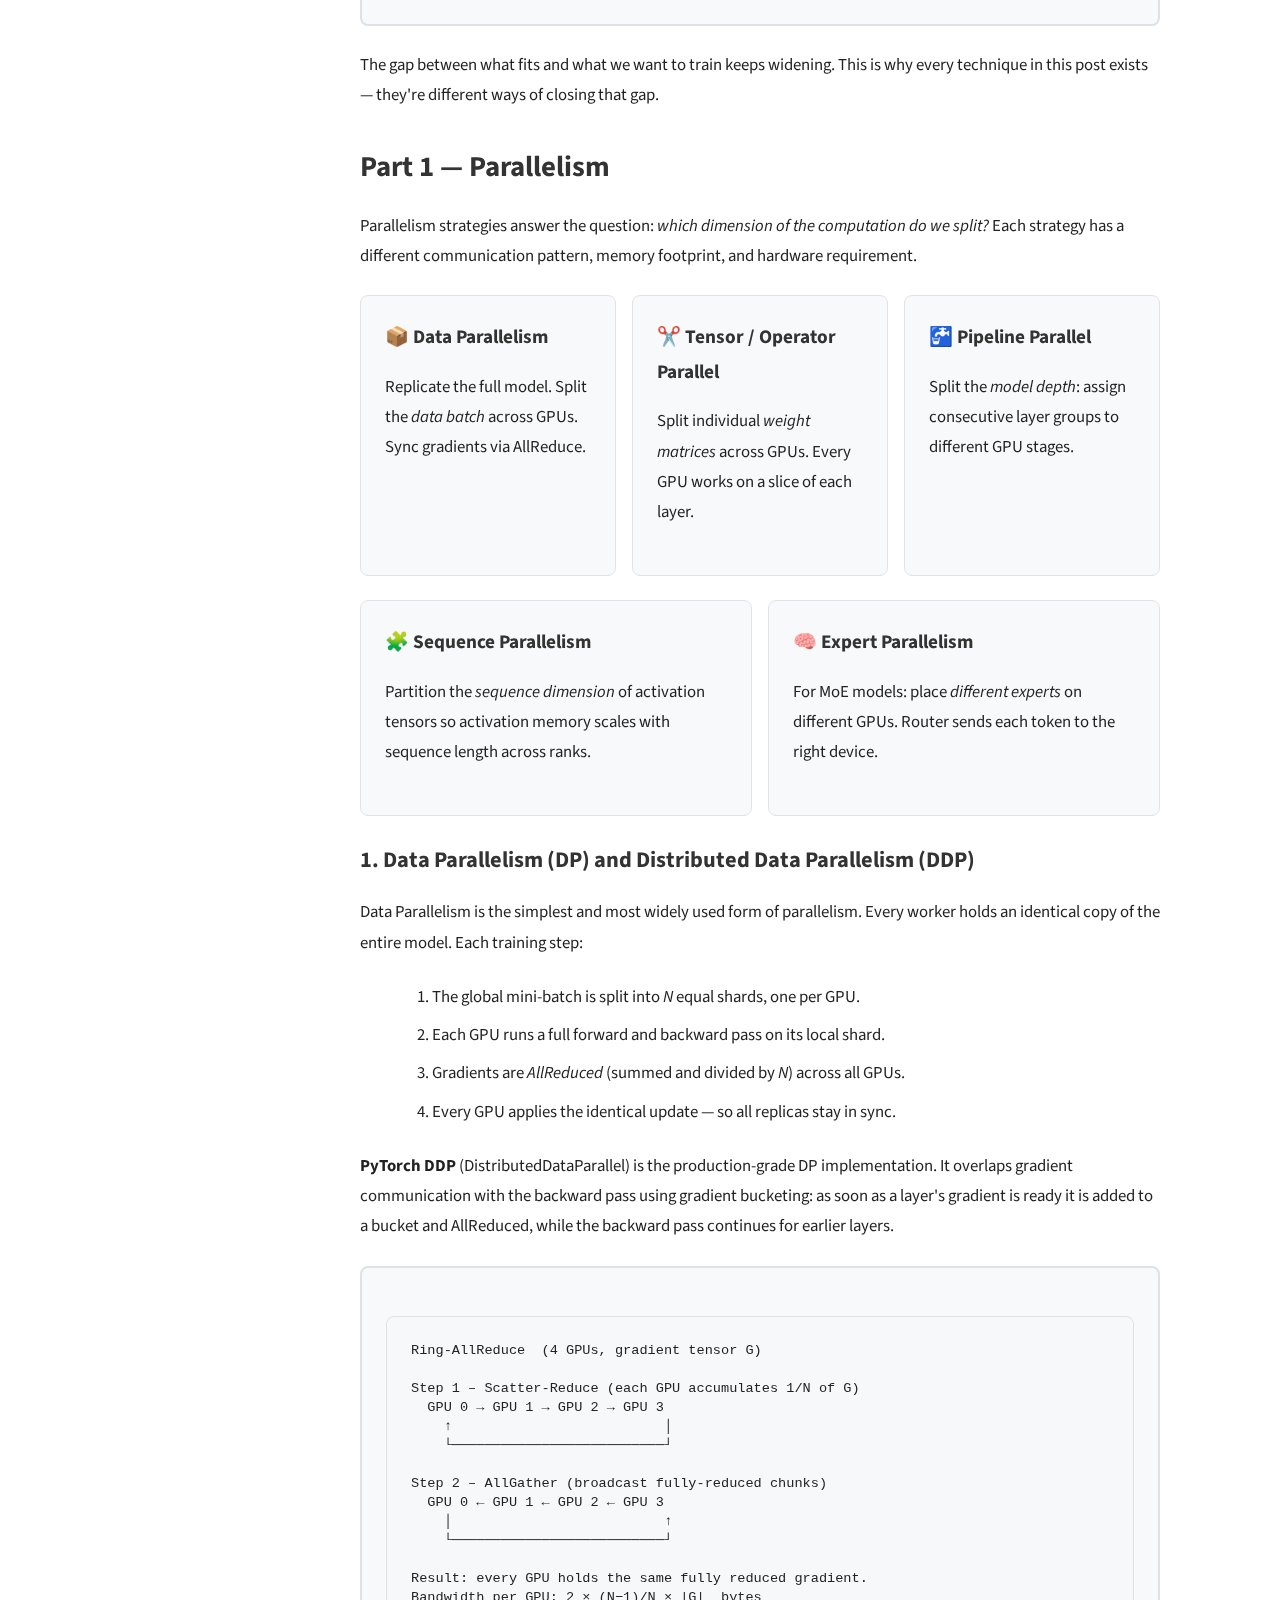
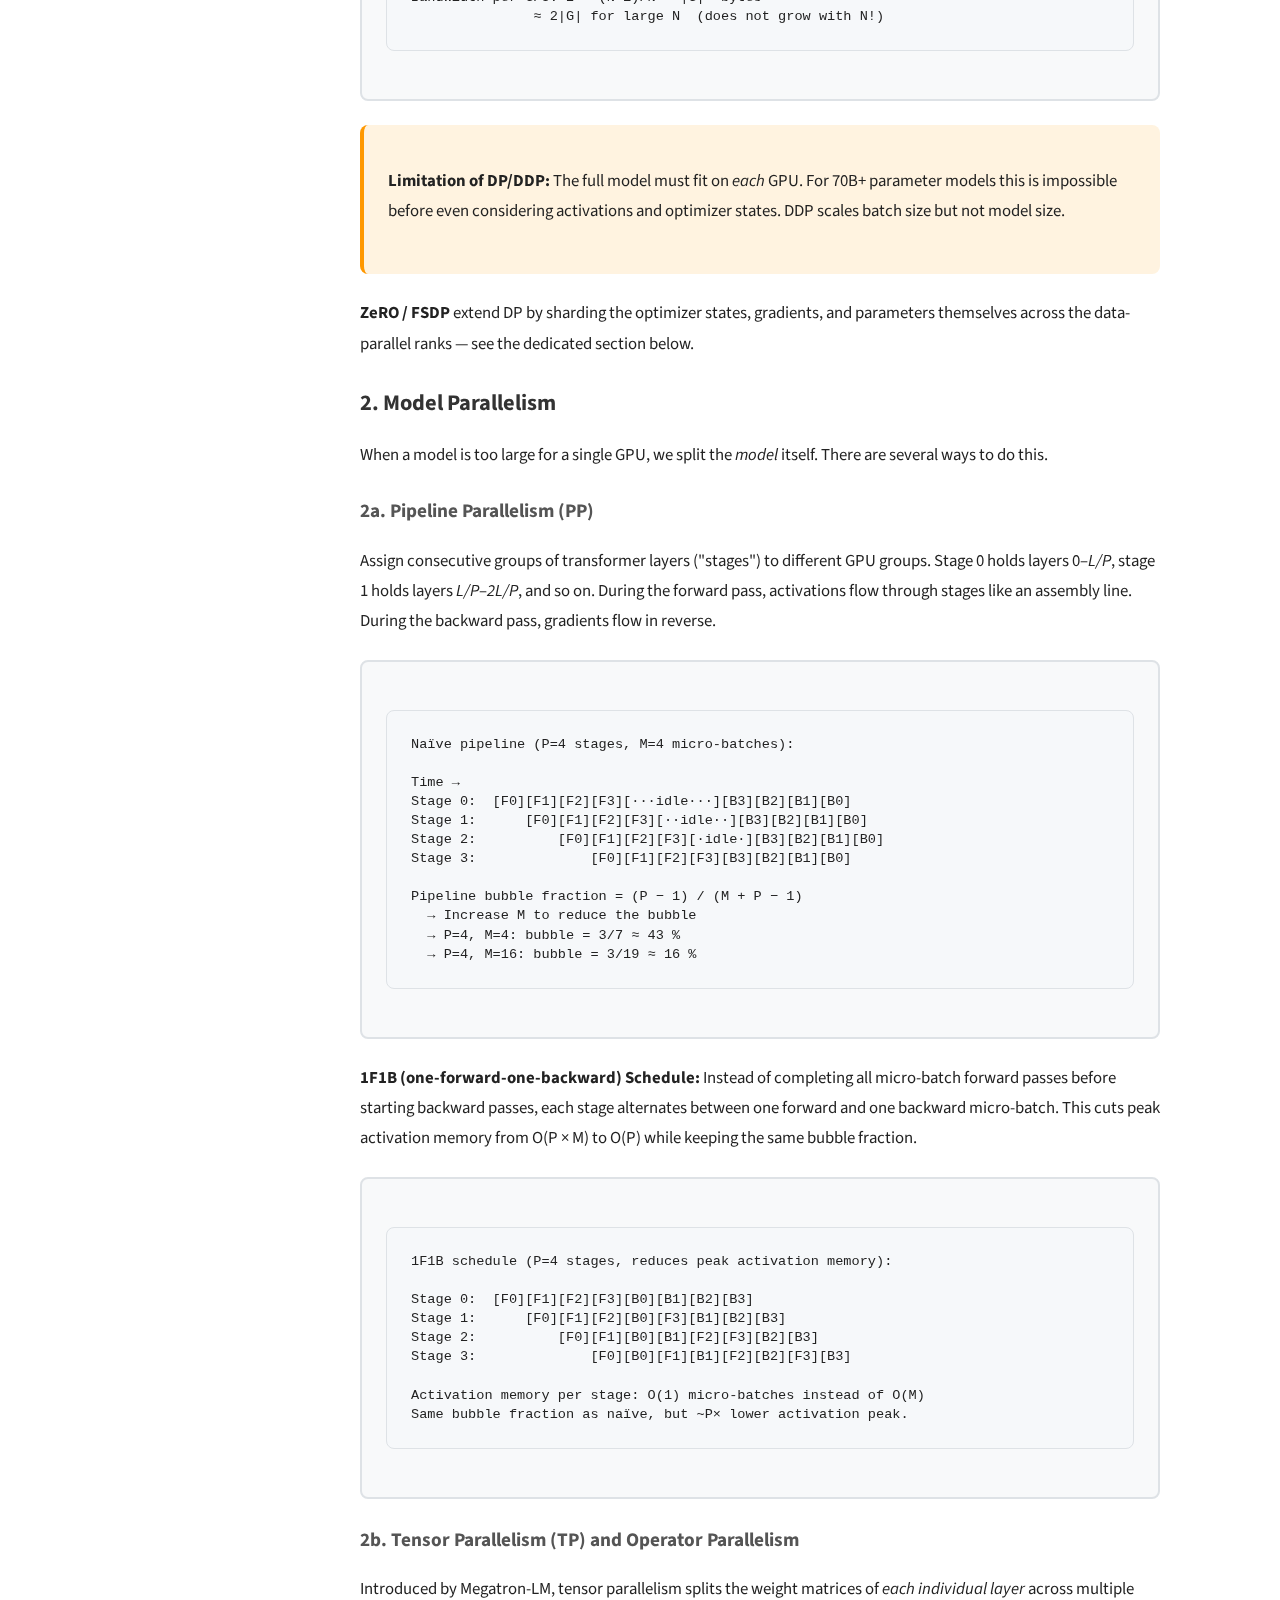
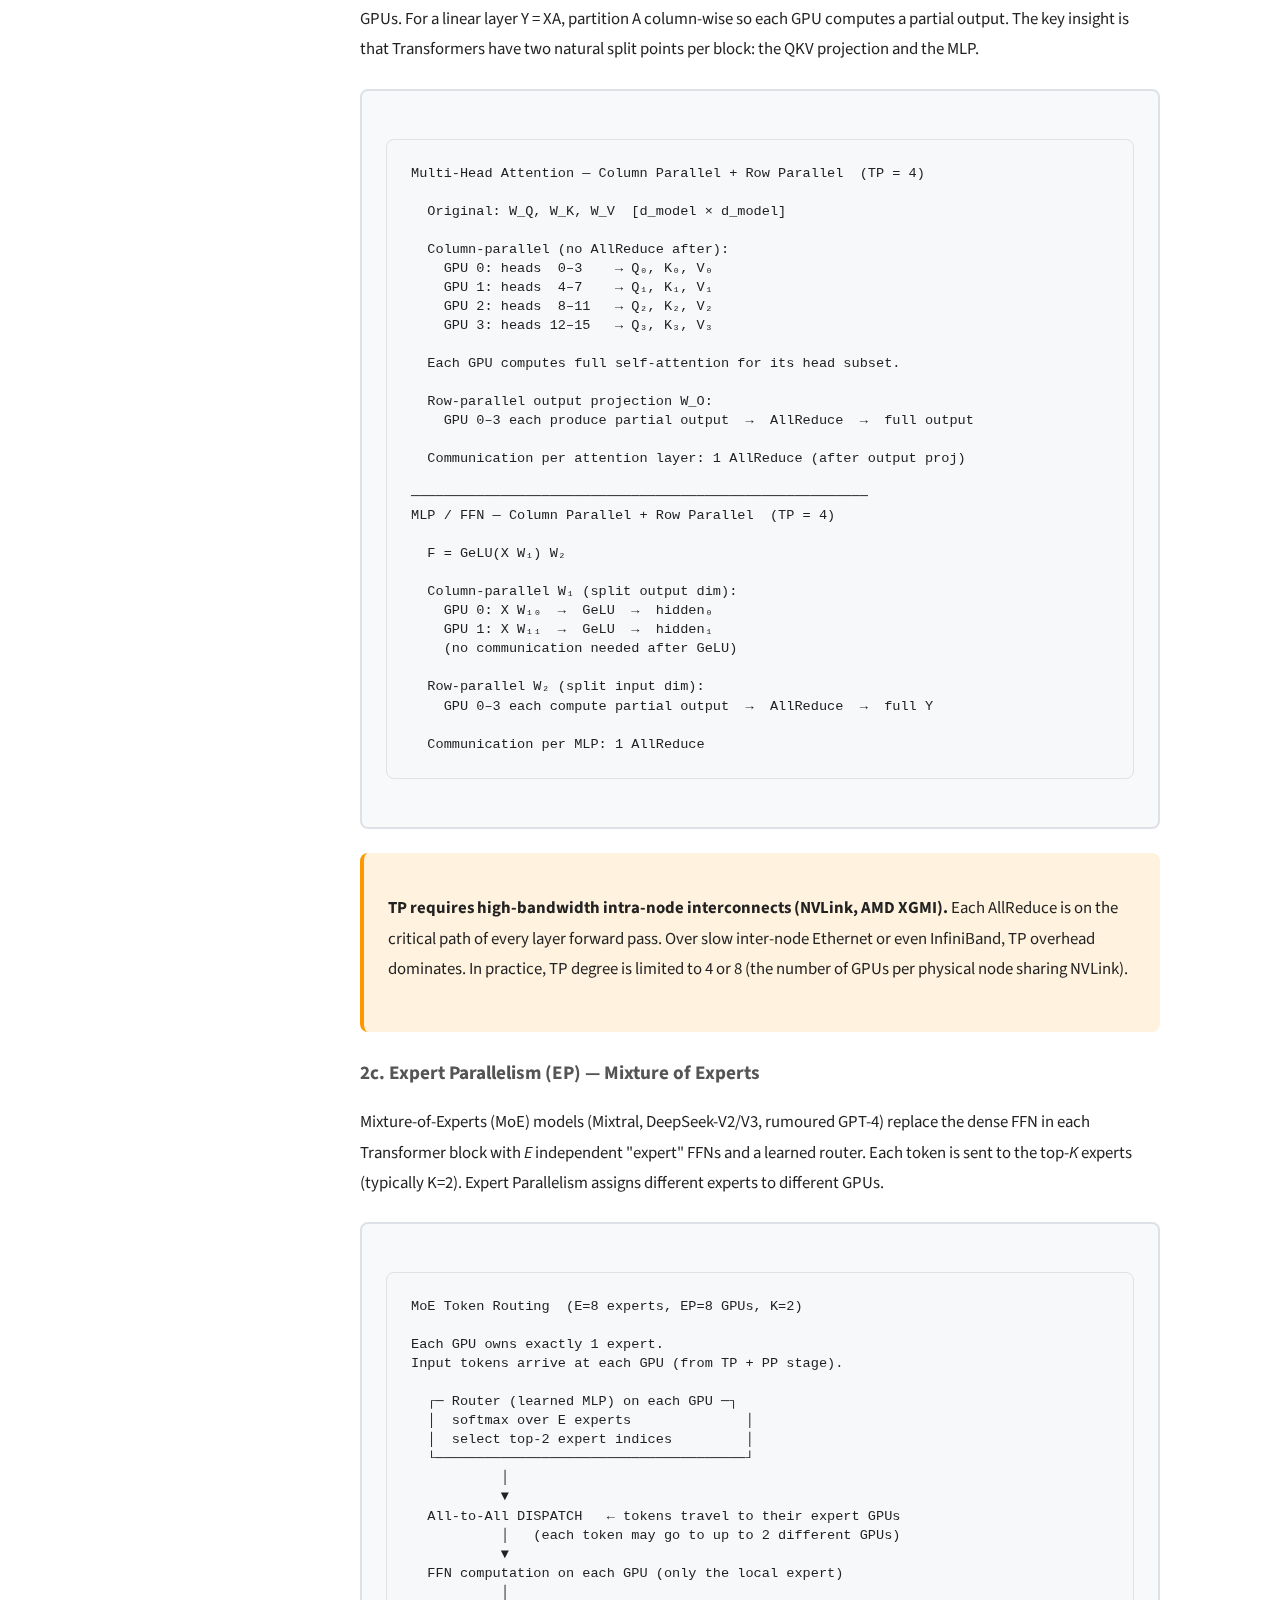
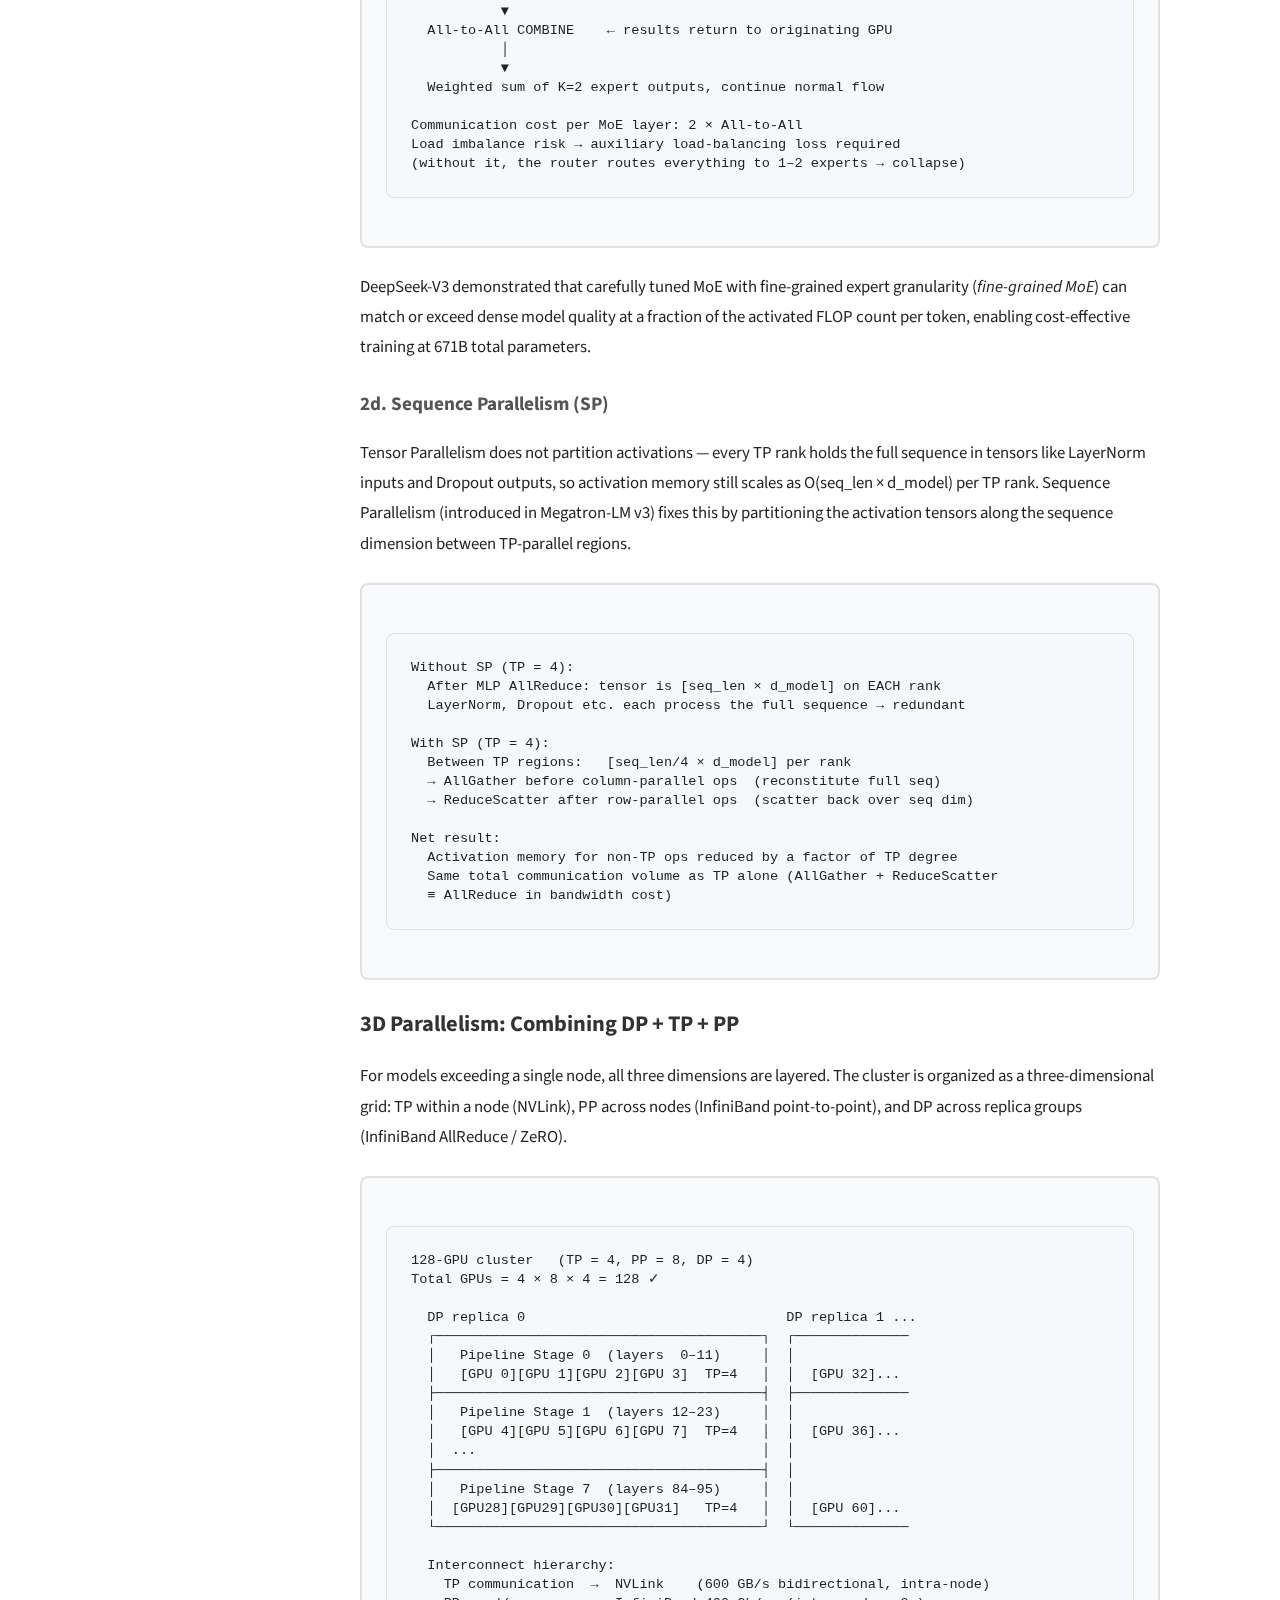
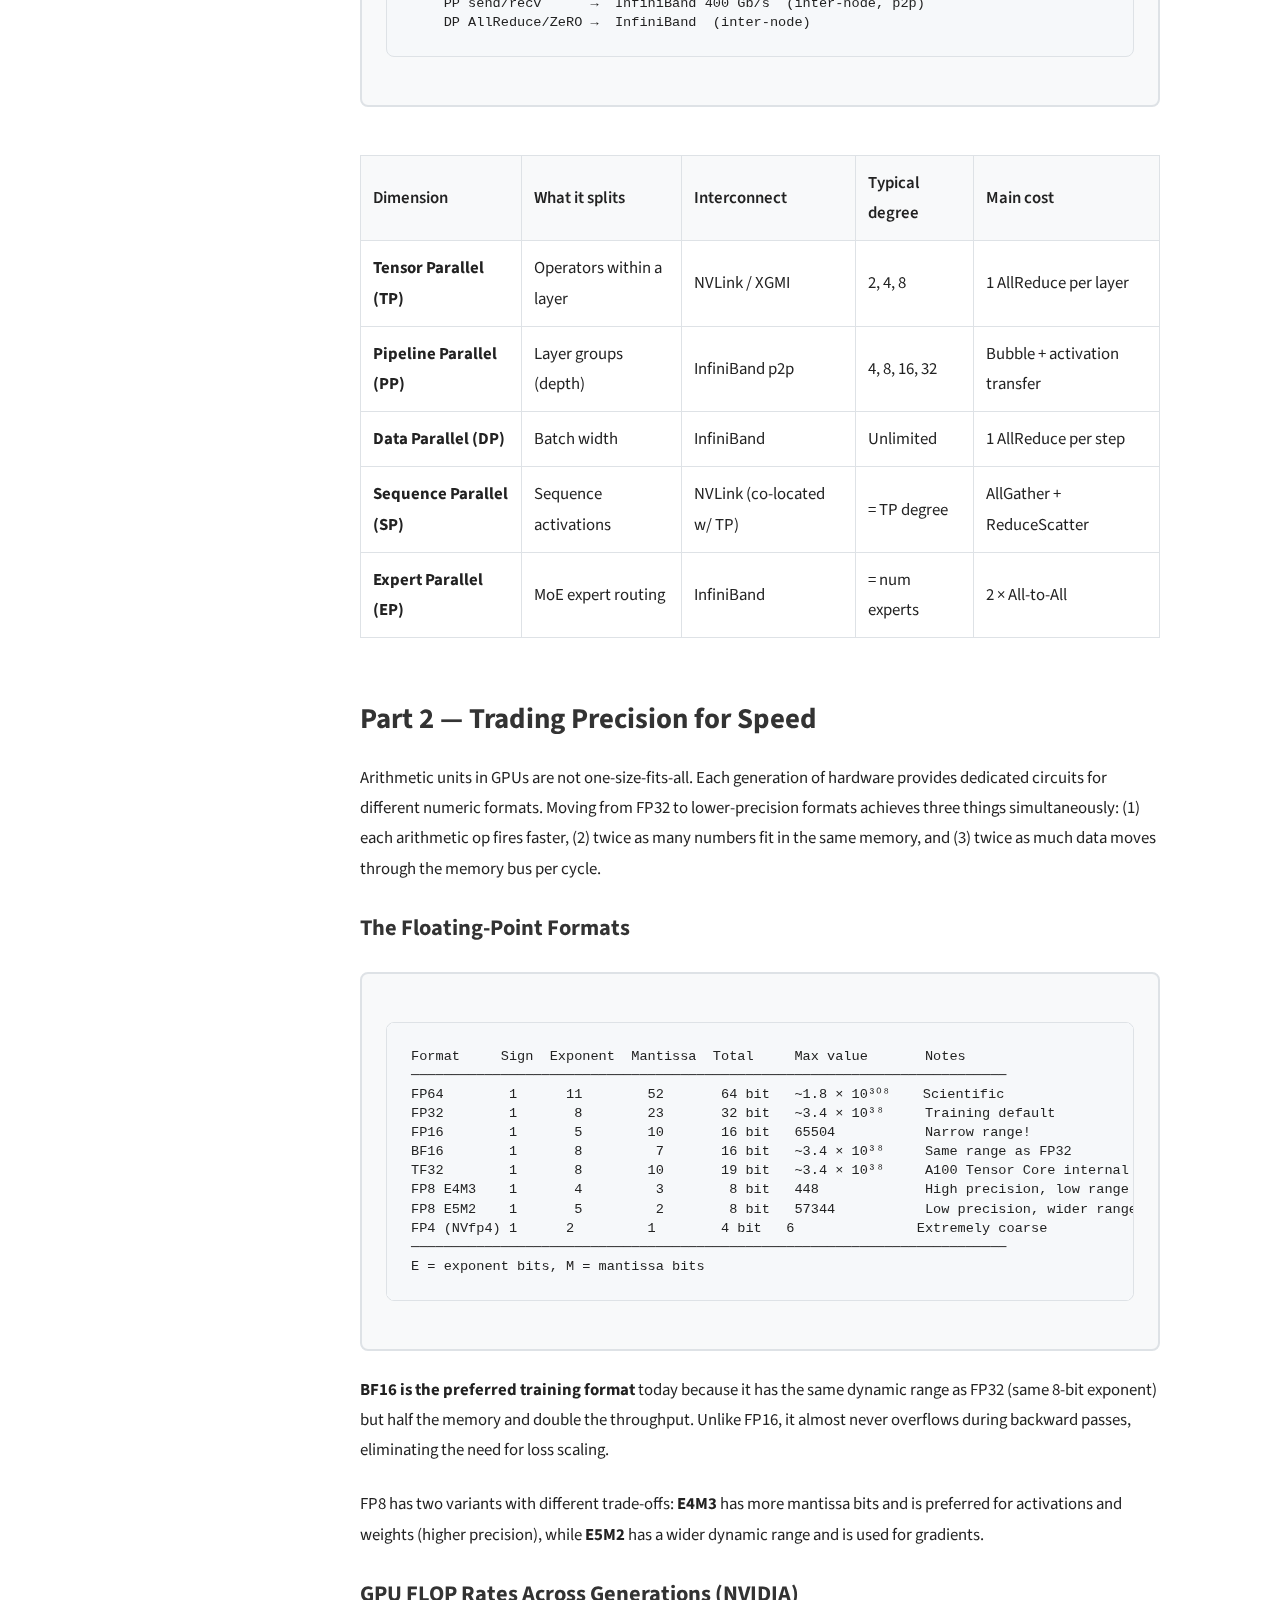
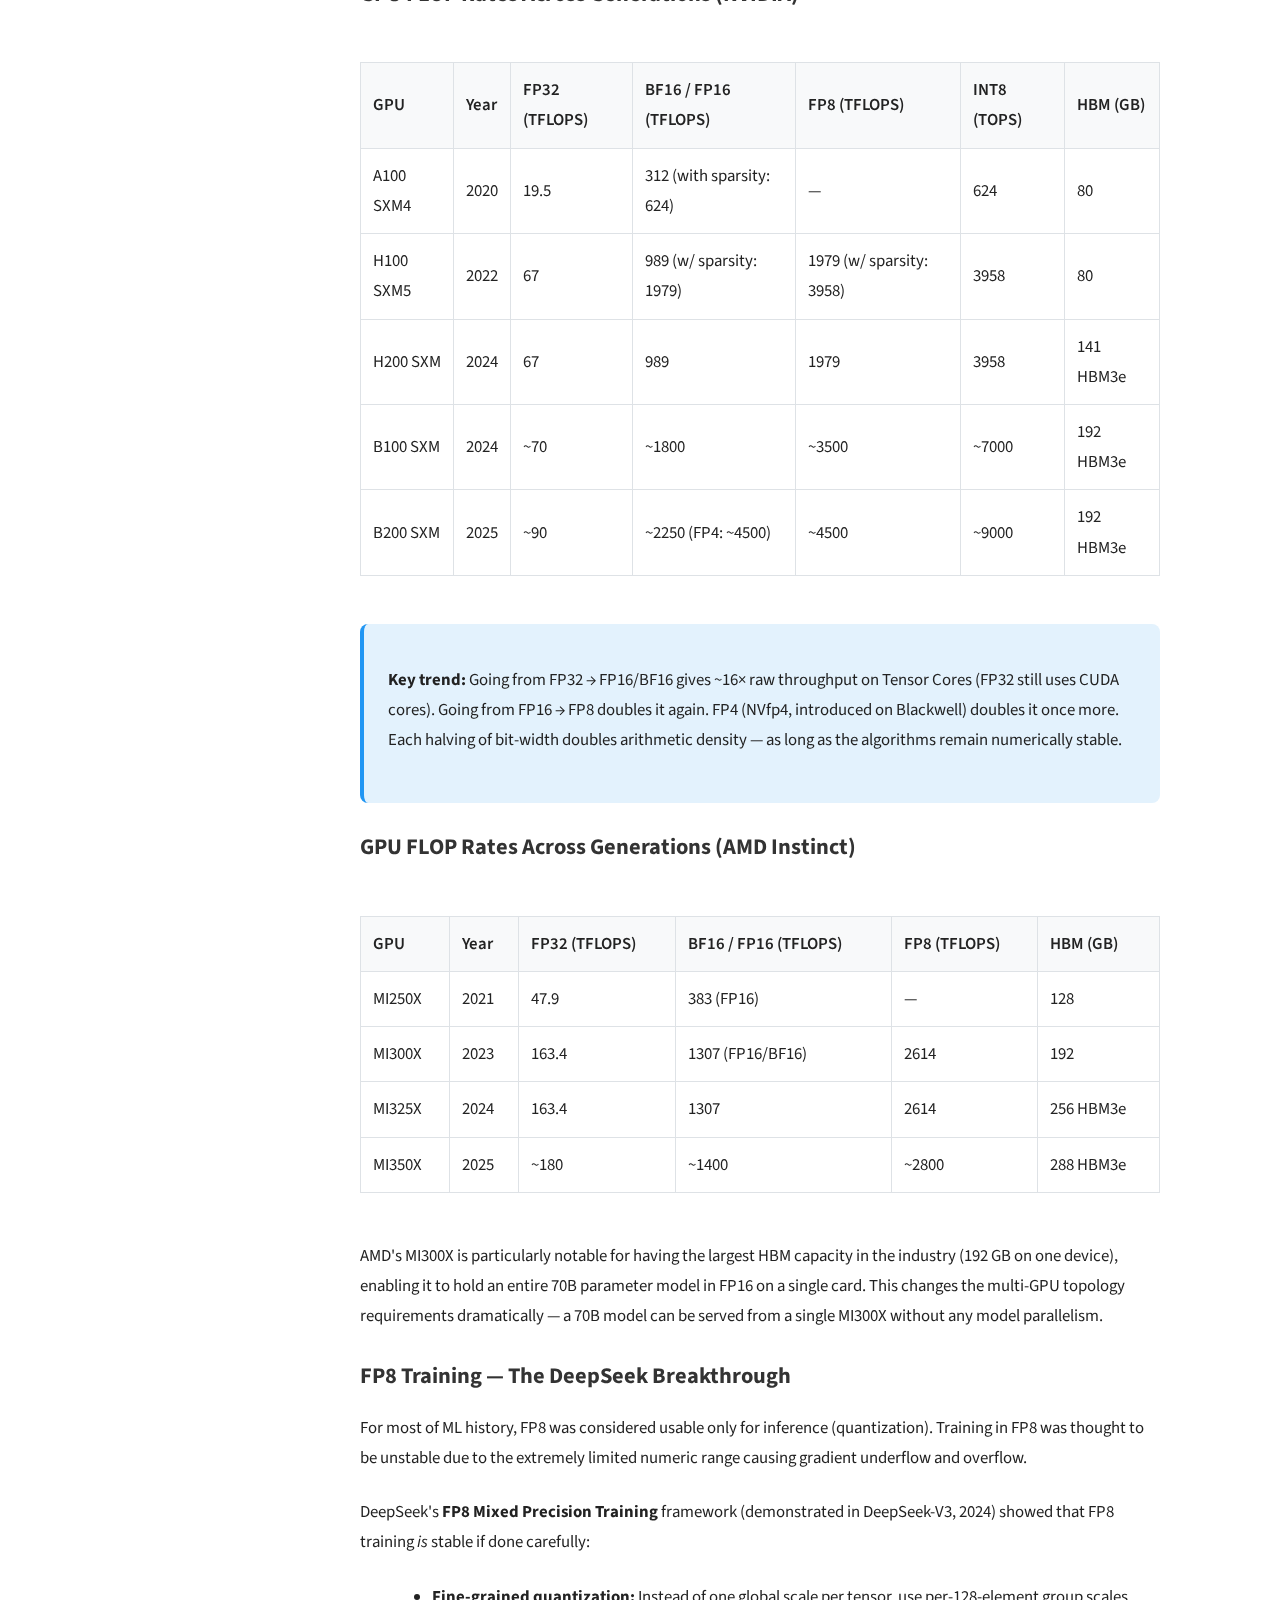
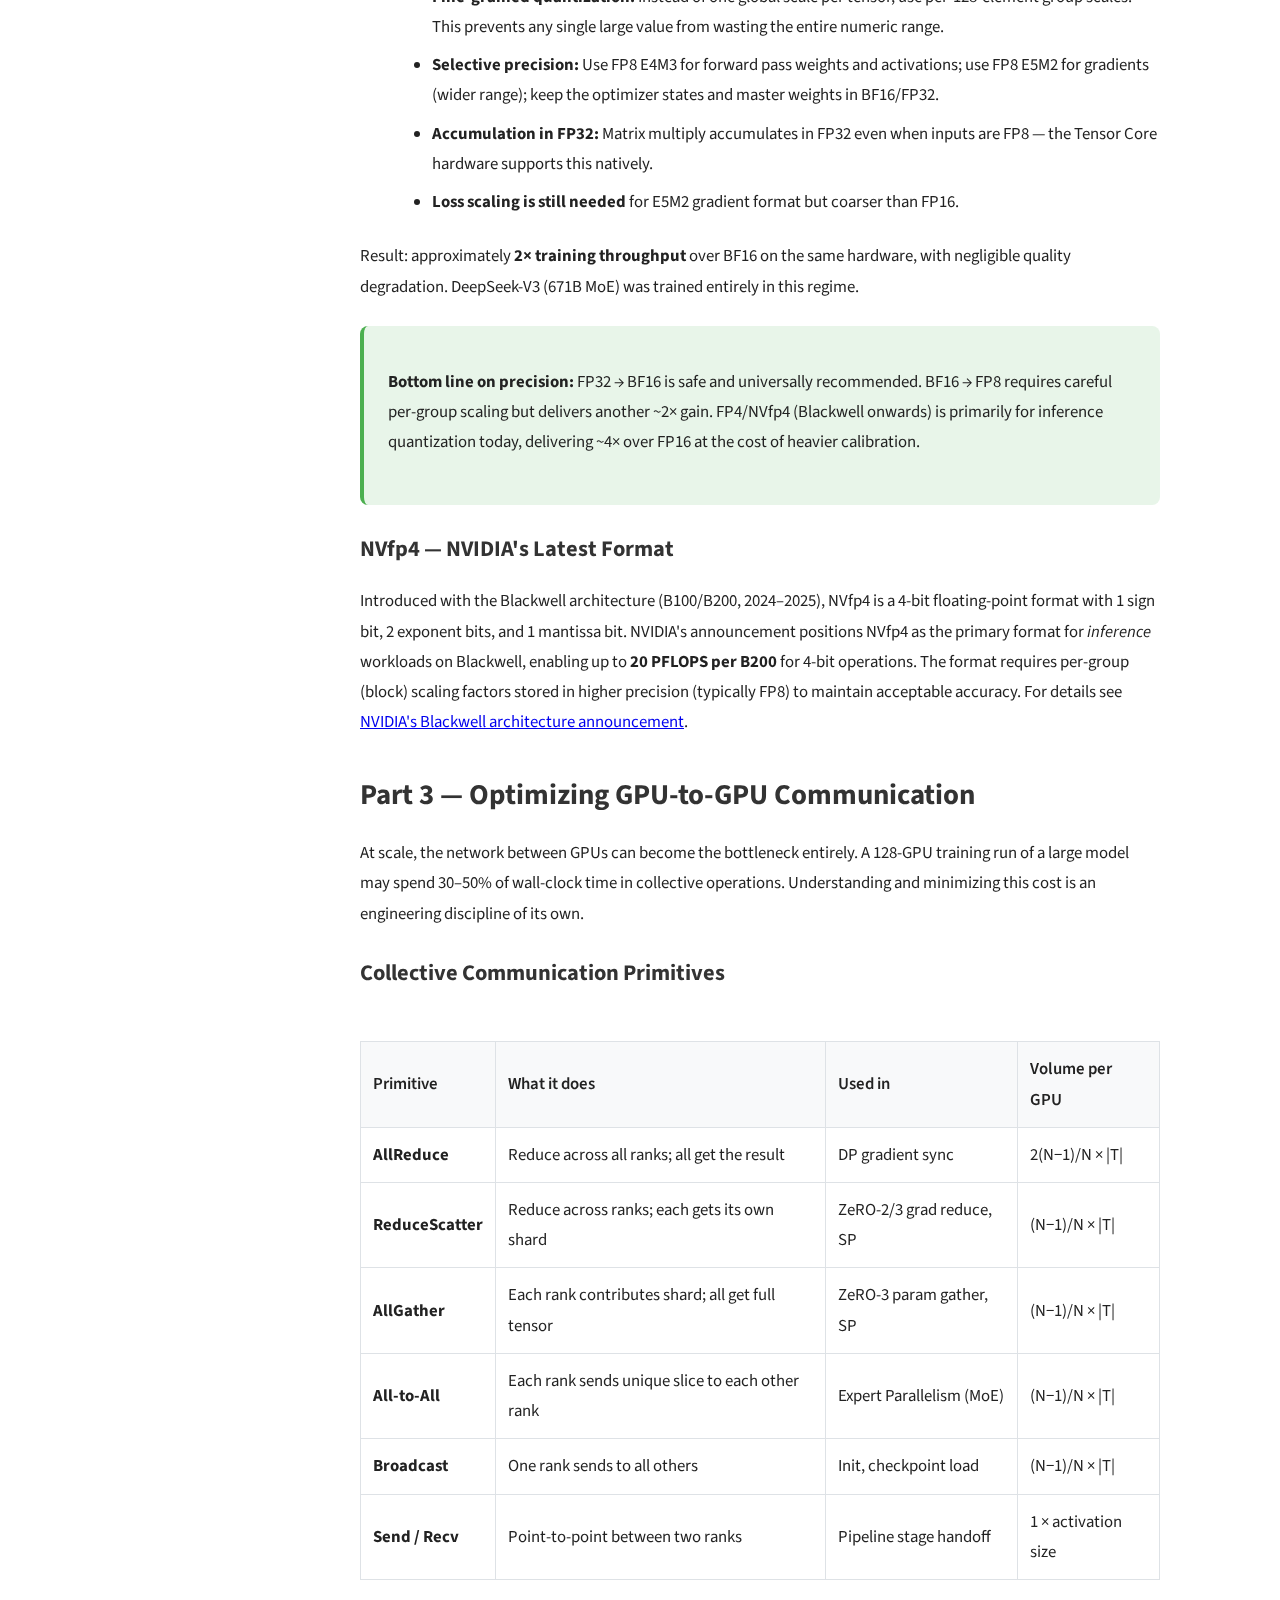
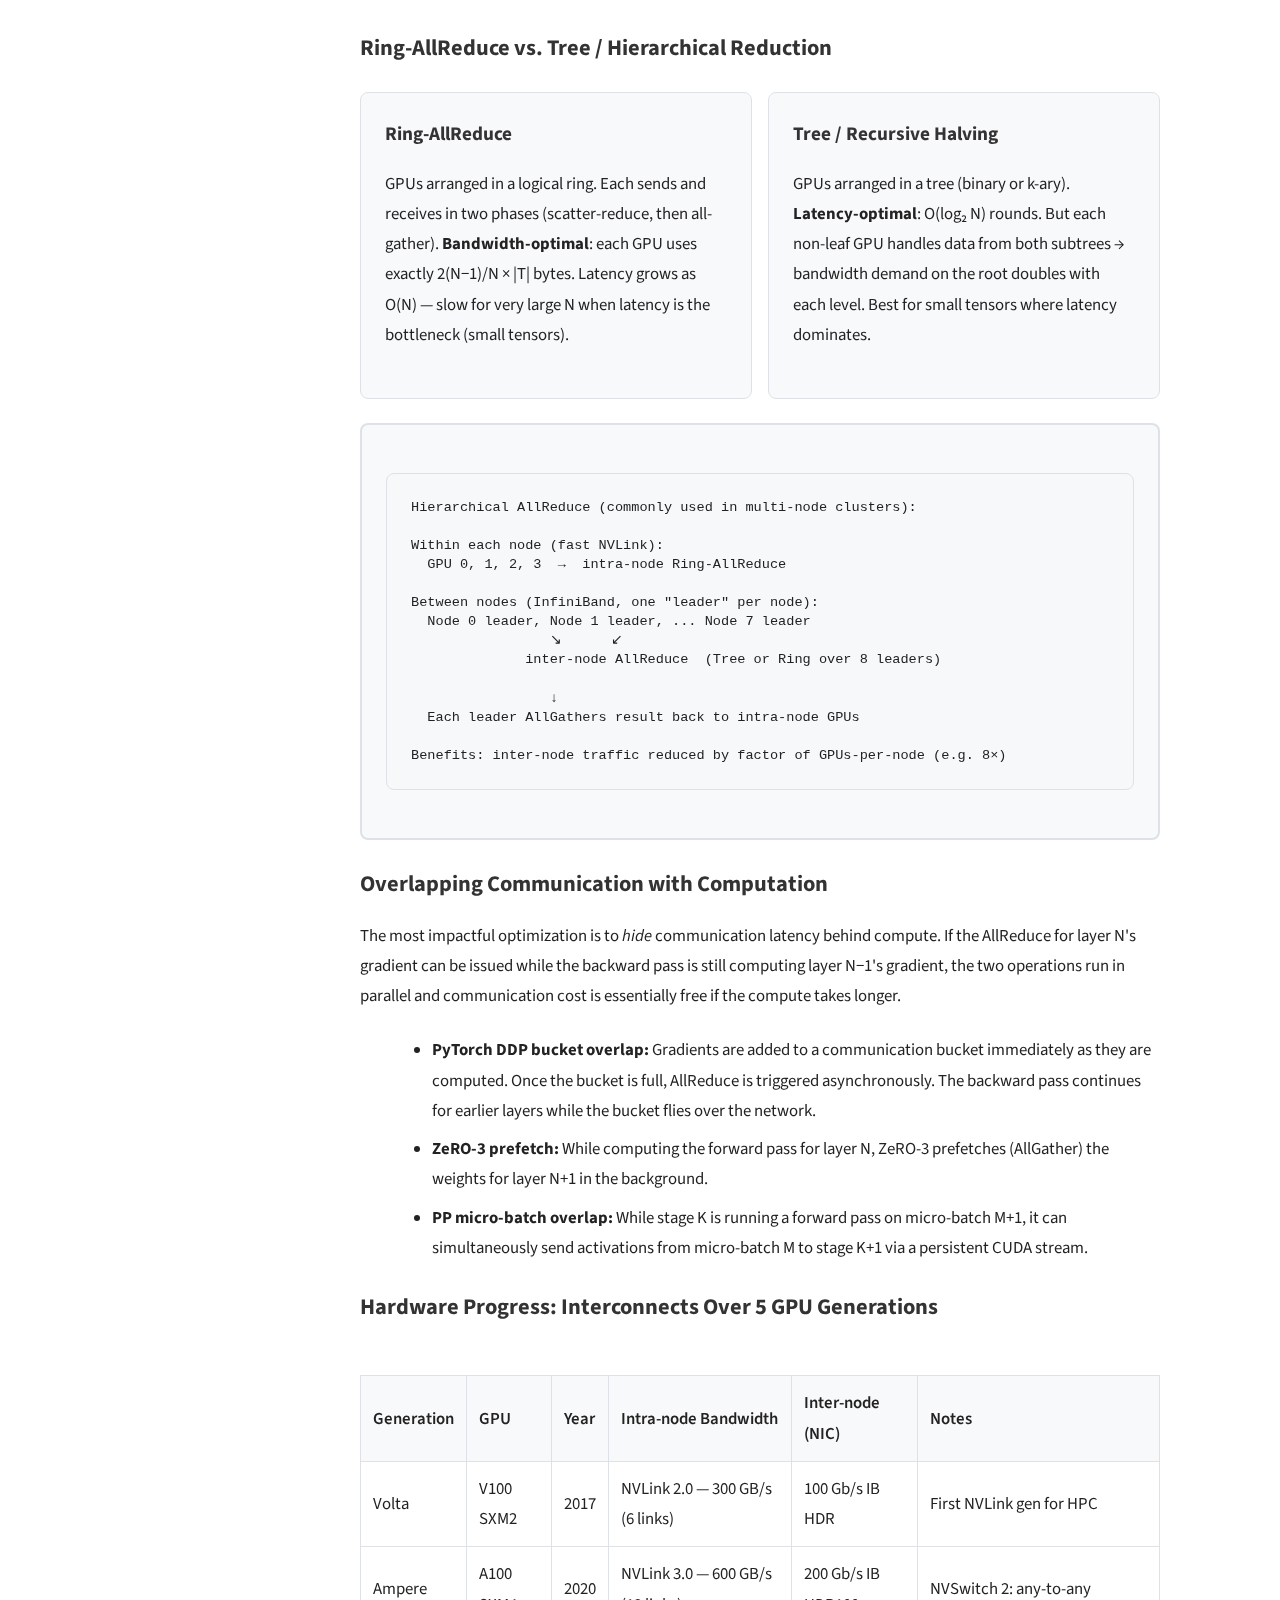
<file: posts/distributed-training-parallelism.html>
<!DOCTYPE html>
<html lang="en">
<head>
  <meta charset="UTF-8">
  <meta name="viewport" content="width=device-width, initial-scale=1.0">
  <title>Speeding Up LLMs: Parallelism, Precision, Communication &amp; Kernels | Shivani Gowda KS</title>
  <meta name="description" content="A comprehensive deep dive into every major technique for speeding up LLM training and inference: all forms of parallelism, reduced-precision numerics, GPU communication optimization, and fused kernel design.">
  <link href="https://fonts.googleapis.com/css2?family=Source+Sans+3:wght@400;500;600;700&family=Source+Serif+4:wght@500;600;700&display=swap" rel="stylesheet">
  <link rel="stylesheet" href="https://cdnjs.cloudflare.com/ajax/libs/font-awesome/6.4.0/css/all.min.css">
  <link rel="stylesheet" href="../css/common.css">
  <link rel="stylesheet" href="../css/blog-post.css">

  <style>
    :root {
      --primary-color: #333333;
      --secondary-color: #555555;
      --accent-color: #666666;
      --text-color: #222222;
      --text-light: #666666;
      --text-muted: #999999;
      --bg-primary: #ffffff;
      --bg-secondary: #f8f9fa;
      --bg-tertiary: #e9ecef;
      --surface-color: #f1f3f4;
      --border-color: #dee2e6;
      --shadow: 0 4px 20px rgba(0, 0, 0, 0.08);
      --shadow-light: 0 2px 8px rgba(0, 0, 0, 0.05);
      --gradient: linear-gradient(135deg, var(--primary-color), var(--secondary-color));
    }

    body {
      font-family: 'Source Sans 3', 'Helvetica Neue', Arial, sans-serif;
      line-height: 1.6;
      color: var(--text-color);
      background:
        radial-gradient(circle at 1px 1px, rgba(0, 0, 0, 0.03) 1px, transparent 0),
        radial-gradient(ellipse at 0% 0%, rgba(200, 210, 230, 0.4) 0%, transparent 50%),
        radial-gradient(ellipse at 100% 0%, rgba(220, 200, 210, 0.3) 0%, transparent 50%),
        radial-gradient(ellipse at 100% 100%, rgba(200, 220, 210, 0.35) 0%, transparent 50%),
        radial-gradient(ellipse at 0% 100%, rgba(210, 210, 230, 0.3) 0%, transparent 50%),
        linear-gradient(135deg, #f8f9fc 0%, #f5f6f8 50%, #f9f8f6 100%);
      background-size: 24px 24px, 100% 100%, 100% 100%, 100% 100%, 100% 100%, 100% 100%;
      background-attachment: fixed;
      min-height: 100vh;
    }

    .container {
      max-width: 800px;
      margin: 0 auto;
      padding: 2rem;
    }

    .post-header {
      text-align: center;
      margin-bottom: 3rem;
      padding-bottom: 2rem;
      border-bottom: 1px solid var(--border-color);
    }

    .post-title {
      font-size: 2.5rem;
      margin-bottom: 1rem;
      line-height: 1.2;
    }

    .post-subtitle {
      font-style: italic;
      color: var(--text-light);
      margin-bottom: 1.5rem;
      font-size: 1.1rem;
    }

    .post-meta {
      color: var(--text-light);
      font-size: 0.95rem;
    }

    .post-content {
      font-size: 1.05rem;
      line-height: 1.8;
    }

    .post-content h2 {
      font-size: 1.8rem;
      margin: 2rem 0 1rem 0;
      color: var(--primary-color);
    }

    .post-content h3 {
      font-size: 1.4rem;
      margin: 1.5rem 0 0.8rem 0;
      color: var(--primary-color);
    }

    .post-content h4 {
      font-size: 1.2rem;
      margin: 1.2rem 0 0.6rem 0;
      color: var(--secondary-color);
    }

    .post-content p {
      margin-bottom: 1.5rem;
    }

    .post-content ul, .post-content ol {
      margin: 1rem 0 1.5rem 2rem;
    }

    .post-content li {
      margin-bottom: 0.5rem;
    }

    .post-content code {
      background: var(--bg-secondary);
      padding: 0.2rem 0.4rem;
      border-radius: 4px;
      font-family: 'Monaco', 'Menlo', 'Ubuntu Mono', monospace;
      font-size: 0.9em;
      color: #d73a49;
    }

    .post-content pre {
      background: #f6f8fa;
      padding: 1.5rem;
      border-radius: 8px;
      overflow-x: auto;
      margin: 1.5rem 0;
      border: 1px solid var(--border-color);
      font-family: 'Monaco', 'Menlo', 'Ubuntu Mono', monospace;
      font-size: 0.85rem;
      line-height: 1.4;
    }

    .post-content pre code {
      background: none;
      padding: 0;
      color: #24292e;
    }

    .highlight-box {
      padding: 1.5rem;
      border-radius: 8px;
      margin: 1.5rem 0;
      border-left: 4px solid;
    }

    .highlight-info {
      background: #e3f2fd;
      border-color: #2196f3;
    }

    .highlight-success {
      background: #e8f5e9;
      border-color: #4caf50;
    }

    .highlight-warning {
      background: #fff3e0;
      border-color: #ff9800;
    }

    .highlight-danger {
      background: #ffebee;
      border-color: #f44336;
    }

    .comparison-box {
      display: grid;
      grid-template-columns: 1fr 1fr 1fr;
      gap: 1rem;
      margin: 1.5rem 0;
    }

    .comparison-box-2col {
      display: grid;
      grid-template-columns: 1fr 1fr;
      gap: 1rem;
      margin: 1.5rem 0;
    }

    .comparison-item {
      background: var(--bg-secondary);
      padding: 1.5rem;
      border-radius: 8px;
      border: 1px solid var(--border-color);
    }

    .comparison-item h4 {
      margin-top: 0;
      color: var(--primary-color);
    }

    .table-container {
      overflow-x: auto;
      margin: 1.5rem 0;
    }

    .post-content table {
      width: 100%;
      border-collapse: collapse;
      margin: 1.5rem 0;
    }

    .post-content th, .post-content td {
      padding: 0.75rem;
      text-align: left;
      border: 1px solid var(--border-color);
    }

    .post-content th {
      background: var(--bg-secondary);
      font-weight: 600;
    }

    .visual-box {
      background: var(--bg-secondary);
      border: 2px solid var(--border-color);
      border-radius: 8px;
      padding: 1.5rem;
      margin: 1.5rem 0;
      font-family: monospace;
      font-size: 0.9rem;
    }

    .post-tags {
      display: flex;
      flex-wrap: wrap;
      gap: 0.5rem;
      margin-bottom: 2rem;
      justify-content: center;
    }

    .tag {
      background: var(--bg-secondary);
      color: var(--text-color);
      padding: 6px 12px;
      border-radius: 15px;
      font-size: 0.8rem;
      border: 1px solid var(--border-color);
    }

    @media (max-width: 768px) {
      .container {
        padding: 1rem;
      }

      .post-title {
        font-size: 1.8rem;
      }

      .comparison-box {
        grid-template-columns: 1fr;
      }

      .comparison-box-2col {
        grid-template-columns: 1fr;
      }
    }
  </style>
</head>
<body>
  <!-- Header -->
  <header></header>

  <!-- Table of Contents Sidebar -->
  <aside class="toc-sidebar">
    <div class="toc-title">Contents</div>
    <ul class="toc-list" id="toc-list">
      <!-- Auto-generated by JavaScript -->
    </ul>
  </aside>

  <div class="container">
    <article class="post-header">
      <h1 class="post-title">Speeding Up LLMs: Parallelism, Precision, Communication &amp; Kernels</h1>
      <p class="post-subtitle">Every major technique for making large model training and inference faster — from distributing work across thousands of GPUs to squeezing every FLOP out of a single chip</p>
      <div class="post-meta">
        <span><i class="fas fa-calendar"></i> March 2026</span>
        <span style="margin: 0 1rem;">•</span>
        <span><i class="fas fa-clock"></i> 35 min read</span>
      </div>
    </article>

    <div class="post-content">
      <p style="font-size: 0.8rem; color: #666; font-style: italic; margin-bottom: 2rem;">[Disclaimer: This blog is a work in progress]</p>

      <!-- ================================================================ -->
      <h2>Let's Start Small: Training a 1 Billion Parameter Model</h2>

      <p>Before we talk about the giant models making headlines, let's ground ourselves. Imagine you want to train a 1 billion parameter model — modest by today's standards, roughly the size of GPT-2 XL. What do you actually need?</p>

      <div class="visual-box">
<pre>
What does it take to train a 1B parameter model?

  Model weights  (FP32, 4 bytes/param)          ~4 GB
  Gradients      (FP32)                          ~4 GB
  Optimizer states (Adam: master + m + v)        ~12 GB
  Activations    (depends on batch & seq len)    ~2–8 GB
  ─────────────────────────────────────────────────────
  Total GPU memory needed                        ~22–28 GB

  ✅  This fits on a single NVIDIA A100 (80 GB) or even an RTX 4090 (24 GB, tight)
  ⏱️  Training time: ~1–3 weeks on a single A100 GPU
  💰  Cloud cost estimate: ~$1,500–$5,000
</pre>
      </div>

      <p>That's manageable. One machine, a handful of GPUs, a few days, and a credit card. But now ask: what happens when the model gets 100× or 1000× bigger?</p>

      <!-- ================================================================ -->
      <h2>Models Have Gotten Enormous</h2>

      <p>The past few years have seen an extraordinary scaling race. Here's how model sizes have grown:</p>

      <div class="visual-box">
<pre>
Year   Model              Parameters     What it took
────────────────────────────────────────────────────────────────────
2019   GPT-2              1.5B           1 machine, a few weeks
2020   GPT-3              175B           Thousands of V100s, months
2022   PaLM               540B           6,144 TPU v4 chips
2023   GPT-4              ~1.8T (MoE)*   Tens of thousands of A100s
2023   LLaMA 2            70B            2,048 A100 GPUs, ~21 days
2024   LLaMA 3            405B           16,384 H100 GPUs
2024   DeepSeek-V3        671B (MoE)     2,048 H800 GPUs, ~2 months
2025   LLaMA 4 Behemoth   288B (MoE)*    Massive GPU cluster
────────────────────────────────────────────────────────────────────
* rumored / estimated — not officially confirmed

Models grew ~1000× in 6 years. Hardware memory grew ~2.4× (32 GB → 80 GB).
</pre>
      </div>

      <p>See the problem? Model size is growing far faster than single-GPU memory. A 70B model needs about <strong>1,120 GB</strong> of memory during training (weights + gradients + optimizer states). A single H100 has 80 GB. Even a full 8-GPU node has only 640 GB — not enough. And 405B? You need <em>dozens</em> of machines just to hold the model in memory, let alone train it efficiently.</p>

      <!-- ================================================================ -->
      <h2>So How Are They Doing It?</h2>

      <p>The answer isn't a single trick — it's an evolving toolkit of techniques that researchers and engineers have refined over several years. At a high level, there are four big categories:</p>

      <div class="highlight-box highlight-info">
        <p><strong>1. Parallelism:</strong> Split work — data, model layers, or individual operators — across dozens to thousands of GPUs. Instead of fitting the whole model on one chip, spread it across many.</p>
        <p><strong>2. Reduced Precision:</strong> Go from FP32 → BF16 → FP8 → FP4 to double (or quadruple) throughput and cut memory, at the cost of numerical range. This has gotten remarkably better — FP8 training used to be considered unstable, and now DeepSeek trains 671B models with it.</p>
        <p><strong>3. Communication Optimization:</strong> Ring-AllReduce, tree-reduce, and overlapping compute with comms determines how fast gradients travel between chips. At 128+ GPUs, you can spend 30–50% of time just waiting on the network if this isn't done well.</p>
        <p><strong>4. Fused Kernels:</strong> Keep data in fast on-chip SRAM by fusing sequences of ops into one GPU kernel, eliminating round-trips to HBM. FlashAttention is the poster child.</p>
      </div>

      <p>Each of these has matured significantly. In 2020, most teams used simple data parallelism and FP16 mixed precision. By 2024, state-of-the-art training runs layer 3D parallelism (TP + PP + DP), ZeRO memory sharding, FP8 arithmetic, fused attention kernels, and overlap every communication with compute. The rest of this post walks through each technique in detail.</p>

      <!-- ================================================================ -->
      <h2>The Memory Wall — Why One GPU Is Never Enough</h2>

      <p>Let's make the core problem concrete. A transformer model with <em>P</em> parameters stored in FP16 requires 2P bytes just for weights. Adam optimizer states add another 12P bytes (FP32 copy + first moment + second moment). Gradients add 2P more. Activations at a sequence length of 4096 can dwarf all of that. Modern GPU HBM tops out at 80–192 GB per device.</p>

      <div class="visual-box">
<pre>
Memory breakdown for a 70B parameter model during FP16 training:

  Parameters   (FP16, 2 bytes/param)        ~140 GB
  Gradients    (FP16)                        ~140 GB
  Optimizer states  Adam  (FP32 × 3)        ~840 GB   ← master + m + v
  ──────────────────────────────────────────────────
  Total (naïve single-GPU)                  ~1120 GB

  One H100/A100 node  (8 × 80 GB HBM)      =  640 GB   ← still not enough

  Solution → distribute across multiple nodes via parallelism
</pre>
      </div>

      <p>The gap between what fits and what we want to train keeps widening. This is why every technique in this post exists — they're different ways of closing that gap.</p>

      <!-- ================================================================ -->
      <h2>Part 1 — Parallelism</h2>

      <p>Parallelism strategies answer the question: <em>which dimension of the computation do we split?</em> Each strategy has a different communication pattern, memory footprint, and hardware requirement.</p>

      <div class="comparison-box">
        <div class="comparison-item">
          <h4>📦 Data Parallelism</h4>
          <p>Replicate the full model. Split the <em>data batch</em> across GPUs. Sync gradients via AllReduce.</p>
        </div>
        <div class="comparison-item">
          <h4>✂️ Tensor / Operator Parallel</h4>
          <p>Split individual <em>weight matrices</em> across GPUs. Every GPU works on a slice of each layer.</p>
        </div>
        <div class="comparison-item">
          <h4>🚰 Pipeline Parallel</h4>
          <p>Split the <em>model depth</em>: assign consecutive layer groups to different GPU stages.</p>
        </div>
      </div>

      <div class="comparison-box-2col">
        <div class="comparison-item">
          <h4>🧩 Sequence Parallelism</h4>
          <p>Partition the <em>sequence dimension</em> of activation tensors so activation memory scales with sequence length across ranks.</p>
        </div>
        <div class="comparison-item">
          <h4>🧠 Expert Parallelism</h4>
          <p>For MoE models: place <em>different experts</em> on different GPUs. Router sends each token to the right device.</p>
        </div>
      </div>

      <!-- ================================================================ -->
      <h3>1. Data Parallelism (DP) and Distributed Data Parallelism (DDP)</h3>

      <p>Data Parallelism is the simplest and most widely used form of parallelism. Every worker holds an identical copy of the entire model. Each training step:</p>
      <ol>
        <li>The global mini-batch is split into <em>N</em> equal shards, one per GPU.</li>
        <li>Each GPU runs a full forward and backward pass on its local shard.</li>
        <li>Gradients are <em>AllReduced</em> (summed and divided by <em>N</em>) across all GPUs.</li>
        <li>Every GPU applies the identical update — so all replicas stay in sync.</li>
      </ol>

      <p><strong>PyTorch DDP</strong> (DistributedDataParallel) is the production-grade DP implementation. It overlaps gradient communication with the backward pass using gradient bucketing: as soon as a layer's gradient is ready it is added to a bucket and AllReduced, while the backward pass continues for earlier layers.</p>

      <div class="visual-box">
<pre>
Ring-AllReduce  (4 GPUs, gradient tensor G)

Step 1 – Scatter-Reduce (each GPU accumulates 1/N of G)
  GPU 0 → GPU 1 → GPU 2 → GPU 3
    ↑                          │
    └──────────────────────────┘

Step 2 – AllGather (broadcast fully-reduced chunks)
  GPU 0 ← GPU 1 ← GPU 2 ← GPU 3
    │                          ↑
    └──────────────────────────┘

Result: every GPU holds the same fully reduced gradient.
Bandwidth per GPU: 2 × (N−1)/N × |G|  bytes
               ≈ 2|G| for large N  (does not grow with N!)
</pre>
      </div>

      <div class="highlight-box highlight-warning">
        <p><strong>Limitation of DP/DDP:</strong> The full model must fit on <em>each</em> GPU. For 70B+ parameter models this is impossible before even considering activations and optimizer states. DDP scales batch size but not model size.</p>
      </div>

      <p><strong>ZeRO / FSDP</strong> extend DP by sharding the optimizer states, gradients, and parameters themselves across the data-parallel ranks — see the dedicated section below.</p>

      <!-- ================================================================ -->
      <h3>2. Model Parallelism</h3>

      <p>When a model is too large for a single GPU, we split the <em>model</em> itself. There are several ways to do this.</p>

      <h4>2a. Pipeline Parallelism (PP)</h4>

      <p>Assign consecutive groups of transformer layers ("stages") to different GPU groups. Stage 0 holds layers 0–<em>L/P</em>, stage 1 holds layers <em>L/P</em>–<em>2L/P</em>, and so on. During the forward pass, activations flow through stages like an assembly line. During the backward pass, gradients flow in reverse.</p>

      <div class="visual-box">
<pre>
Naïve pipeline (P=4 stages, M=4 micro-batches):

Time →
Stage 0:  [F0][F1][F2][F3][···idle···][B3][B2][B1][B0]
Stage 1:      [F0][F1][F2][F3][··idle··][B3][B2][B1][B0]
Stage 2:          [F0][F1][F2][F3][·idle·][B3][B2][B1][B0]
Stage 3:              [F0][F1][F2][F3][B3][B2][B1][B0]

Pipeline bubble fraction = (P − 1) / (M + P − 1)
  → Increase M to reduce the bubble
  → P=4, M=4: bubble = 3/7 ≈ 43 %
  → P=4, M=16: bubble = 3/19 ≈ 16 %
</pre>
      </div>

      <p><strong>1F1B (one-forward-one-backward) Schedule:</strong> Instead of completing all micro-batch forward passes before starting backward passes, each stage alternates between one forward and one backward micro-batch. This cuts peak activation memory from O(P × M) to O(P) while keeping the same bubble fraction.</p>

      <div class="visual-box">
<pre>
1F1B schedule (P=4 stages, reduces peak activation memory):

Stage 0:  [F0][F1][F2][F3][B0][B1][B2][B3]
Stage 1:      [F0][F1][F2][B0][F3][B1][B2][B3]
Stage 2:          [F0][F1][B0][B1][F2][F3][B2][B3]
Stage 3:              [F0][B0][F1][B1][F2][B2][F3][B3]

Activation memory per stage: O(1) micro-batches instead of O(M)
Same bubble fraction as naïve, but ~P× lower activation peak.
</pre>
      </div>

      <h4>2b. Tensor Parallelism (TP) and Operator Parallelism</h4>

      <p>Introduced by Megatron-LM, tensor parallelism splits the weight matrices of <em>each individual layer</em> across multiple GPUs. For a linear layer Y = XA, partition A column-wise so each GPU computes a partial output. The key insight is that Transformers have two natural split points per block: the QKV projection and the MLP.</p>

      <div class="visual-box">
<pre>
Multi-Head Attention — Column Parallel + Row Parallel  (TP = 4)

  Original: W_Q, W_K, W_V  [d_model × d_model]

  Column-parallel (no AllReduce after):
    GPU 0: heads  0–3    → Q₀, K₀, V₀
    GPU 1: heads  4–7    → Q₁, K₁, V₁
    GPU 2: heads  8–11   → Q₂, K₂, V₂
    GPU 3: heads 12–15   → Q₃, K₃, V₃

  Each GPU computes full self-attention for its head subset.

  Row-parallel output projection W_O:
    GPU 0–3 each produce partial output  →  AllReduce  →  full output

  Communication per attention layer: 1 AllReduce (after output proj)

────────────────────────────────────────────────────────
MLP / FFN — Column Parallel + Row Parallel  (TP = 4)

  F = GeLU(X W₁) W₂

  Column-parallel W₁ (split output dim):
    GPU 0: X W₁₀  →  GeLU  →  hidden₀
    GPU 1: X W₁₁  →  GeLU  →  hidden₁
    (no communication needed after GeLU)

  Row-parallel W₂ (split input dim):
    GPU 0–3 each compute partial output  →  AllReduce  →  full Y

  Communication per MLP: 1 AllReduce
</pre>
      </div>

      <div class="highlight-box highlight-warning">
        <p><strong>TP requires high-bandwidth intra-node interconnects (NVLink, AMD XGMI).</strong> Each AllReduce is on the critical path of every layer forward pass. Over slow inter-node Ethernet or even InfiniBand, TP overhead dominates. In practice, TP degree is limited to 4 or 8 (the number of GPUs per physical node sharing NVLink).</p>
      </div>

      <h4>2c. Expert Parallelism (EP) — Mixture of Experts</h4>

      <p>Mixture-of-Experts (MoE) models (Mixtral, DeepSeek-V2/V3, rumoured GPT-4) replace the dense FFN in each Transformer block with <em>E</em> independent "expert" FFNs and a learned router. Each token is sent to the top-<em>K</em> experts (typically K=2). Expert Parallelism assigns different experts to different GPUs.</p>

      <div class="visual-box">
<pre>
MoE Token Routing  (E=8 experts, EP=8 GPUs, K=2)

Each GPU owns exactly 1 expert.
Input tokens arrive at each GPU (from TP + PP stage).

  ┌─ Router (learned MLP) on each GPU ─┐
  │  softmax over E experts              │
  │  select top-2 expert indices         │
  └──────────────────────────────────────┘
           │
           ▼
  All-to-All DISPATCH   ← tokens travel to their expert GPUs
           │   (each token may go to up to 2 different GPUs)
           ▼
  FFN computation on each GPU (only the local expert)
           │
           ▼
  All-to-All COMBINE    ← results return to originating GPU
           │
           ▼
  Weighted sum of K=2 expert outputs, continue normal flow

Communication cost per MoE layer: 2 × All-to-All
Load imbalance risk → auxiliary load-balancing loss required
(without it, the router routes everything to 1–2 experts → collapse)
</pre>
      </div>

      <p>DeepSeek-V3 demonstrated that carefully tuned MoE with fine-grained expert granularity (<em>fine-grained MoE</em>) can match or exceed dense model quality at a fraction of the activated FLOP count per token, enabling cost-effective training at 671B total parameters.</p>

      <h4>2d. Sequence Parallelism (SP)</h4>

      <p>Tensor Parallelism does not partition activations — every TP rank holds the full sequence in tensors like LayerNorm inputs and Dropout outputs, so activation memory still scales as O(seq_len × d_model) per TP rank. Sequence Parallelism (introduced in Megatron-LM v3) fixes this by partitioning the activation tensors along the sequence dimension between TP-parallel regions.</p>

      <div class="visual-box">
<pre>
Without SP (TP = 4):
  After MLP AllReduce: tensor is [seq_len × d_model] on EACH rank
  LayerNorm, Dropout etc. each process the full sequence → redundant

With SP (TP = 4):
  Between TP regions:   [seq_len/4 × d_model] per rank
  → AllGather before column-parallel ops  (reconstitute full seq)
  → ReduceScatter after row-parallel ops  (scatter back over seq dim)

Net result:
  Activation memory for non-TP ops reduced by a factor of TP degree
  Same total communication volume as TP alone (AllGather + ReduceScatter
  ≡ AllReduce in bandwidth cost)
</pre>
      </div>

      <!-- ================================================================ -->
      <h3>3D Parallelism: Combining DP + TP + PP</h3>

      <p>For models exceeding a single node, all three dimensions are layered. The cluster is organized as a three-dimensional grid: TP within a node (NVLink), PP across nodes (InfiniBand point-to-point), and DP across replica groups (InfiniBand AllReduce / ZeRO).</p>

      <div class="visual-box">
<pre>
128-GPU cluster   (TP = 4, PP = 8, DP = 4)
Total GPUs = 4 × 8 × 4 = 128 ✓

  DP replica 0                                DP replica 1 ...
  ┌────────────────────────────────────────┐  ┌──────────────
  │   Pipeline Stage 0  (layers  0–11)     │  │
  │   [GPU 0][GPU 1][GPU 2][GPU 3]  TP=4   │  │  [GPU 32]...
  ├────────────────────────────────────────┤  ├──────────────
  │   Pipeline Stage 1  (layers 12–23)     │  │
  │   [GPU 4][GPU 5][GPU 6][GPU 7]  TP=4   │  │  [GPU 36]...
  │  ...                                   │  │
  ├────────────────────────────────────────┤  │
  │   Pipeline Stage 7  (layers 84–95)     │  │
  │  [GPU28][GPU29][GPU30][GPU31]   TP=4   │  │  [GPU 60]...
  └────────────────────────────────────────┘  └──────────────

  Interconnect hierarchy:
    TP communication  →  NVLink    (600 GB/s bidirectional, intra-node)
    PP send/recv      →  InfiniBand 400 Gb/s  (inter-node, p2p)
    DP AllReduce/ZeRO →  InfiniBand  (inter-node)
</pre>
      </div>

      <div class="table-container">
        <table>
          <thead>
            <tr><th>Dimension</th><th>What it splits</th><th>Interconnect</th><th>Typical degree</th><th>Main cost</th></tr>
          </thead>
          <tbody>
            <tr><td><strong>Tensor Parallel (TP)</strong></td><td>Operators within a layer</td><td>NVLink / XGMI</td><td>2, 4, 8</td><td>1 AllReduce per layer</td></tr>
            <tr><td><strong>Pipeline Parallel (PP)</strong></td><td>Layer groups (depth)</td><td>InfiniBand p2p</td><td>4, 8, 16, 32</td><td>Bubble + activation transfer</td></tr>
            <tr><td><strong>Data Parallel (DP)</strong></td><td>Batch width</td><td>InfiniBand</td><td>Unlimited</td><td>1 AllReduce per step</td></tr>
            <tr><td><strong>Sequence Parallel (SP)</strong></td><td>Sequence activations</td><td>NVLink (co-located w/ TP)</td><td>= TP degree</td><td>AllGather + ReduceScatter</td></tr>
            <tr><td><strong>Expert Parallel (EP)</strong></td><td>MoE expert routing</td><td>InfiniBand</td><td>= num experts</td><td>2 × All-to-All</td></tr>
          </tbody>
        </table>
      </div>

      <!-- ================================================================ -->
      <h2>Part 2 — Trading Precision for Speed</h2>

      <p>Arithmetic units in GPUs are not one-size-fits-all. Each generation of hardware provides dedicated circuits for different numeric formats. Moving from FP32 to lower-precision formats achieves three things simultaneously: (1) each arithmetic op fires faster, (2) twice as many numbers fit in the same memory, and (3) twice as much data moves through the memory bus per cycle.</p>

      <h3>The Floating-Point Formats</h3>

      <div class="visual-box">
<pre>
Format     Sign  Exponent  Mantissa  Total     Max value       Notes
─────────────────────────────────────────────────────────────────────────
FP64        1      11        52       64 bit   ~1.8 × 10³⁰⁸    Scientific
FP32        1       8        23       32 bit   ~3.4 × 10³⁸     Training default
FP16        1       5        10       16 bit   65504           Narrow range!
BF16        1       8         7       16 bit   ~3.4 × 10³⁸     Same range as FP32
TF32        1       8        10       19 bit   ~3.4 × 10³⁸     A100 Tensor Core internal
FP8 E4M3    1       4         3        8 bit   448             High precision, low range
FP8 E5M2    1       5         2        8 bit   57344           Low precision, wider range
FP4 (NVfp4) 1      2         1        4 bit   6               Extremely coarse
─────────────────────────────────────────────────────────────────────────
E = exponent bits, M = mantissa bits
</pre>
      </div>

      <p><strong>BF16 is the preferred training format</strong> today because it has the same dynamic range as FP32 (same 8-bit exponent) but half the memory and double the throughput. Unlike FP16, it almost never overflows during backward passes, eliminating the need for loss scaling.</p>

      <p>FP8 has two variants with different trade-offs: <strong>E4M3</strong> has more mantissa bits and is preferred for activations and weights (higher precision), while <strong>E5M2</strong> has a wider dynamic range and is used for gradients.</p>

      <h3>GPU FLOP Rates Across Generations (NVIDIA)</h3>

      <div class="table-container">
        <table>
          <thead>
            <tr><th>GPU</th><th>Year</th><th>FP32 (TFLOPS)</th><th>BF16 / FP16 (TFLOPS)</th><th>FP8 (TFLOPS)</th><th>INT8 (TOPS)</th><th>HBM (GB)</th></tr>
          </thead>
          <tbody>
            <tr><td>A100 SXM4</td><td>2020</td><td>19.5</td><td>312 (with sparsity: 624)</td><td>—</td><td>624</td><td>80</td></tr>
            <tr><td>H100 SXM5</td><td>2022</td><td>67</td><td>989 (w/ sparsity: 1979)</td><td>1979 (w/ sparsity: 3958)</td><td>3958</td><td>80</td></tr>
            <tr><td>H200 SXM</td><td>2024</td><td>67</td><td>989</td><td>1979</td><td>3958</td><td>141 HBM3e</td></tr>
            <tr><td>B100 SXM</td><td>2024</td><td>~70</td><td>~1800</td><td>~3500</td><td>~7000</td><td>192 HBM3e</td></tr>
            <tr><td>B200 SXM</td><td>2025</td><td>~90</td><td>~2250 (FP4: ~4500)</td><td>~4500</td><td>~9000</td><td>192 HBM3e</td></tr>
          </tbody>
        </table>
      </div>

      <div class="highlight-box highlight-info">
        <p><strong>Key trend:</strong> Going from FP32 → FP16/BF16 gives ~16× raw throughput on Tensor Cores (FP32 still uses CUDA cores). Going from FP16 → FP8 doubles it again. FP4 (NVfp4, introduced on Blackwell) doubles it once more. Each halving of bit-width doubles arithmetic density — as long as the algorithms remain numerically stable.</p>
      </div>

      <h3>GPU FLOP Rates Across Generations (AMD Instinct)</h3>

      <div class="table-container">
        <table>
          <thead>
            <tr><th>GPU</th><th>Year</th><th>FP32 (TFLOPS)</th><th>BF16 / FP16 (TFLOPS)</th><th>FP8 (TFLOPS)</th><th>HBM (GB)</th></tr>
          </thead>
          <tbody>
            <tr><td>MI250X</td><td>2021</td><td>47.9</td><td>383 (FP16)</td><td>—</td><td>128</td></tr>
            <tr><td>MI300X</td><td>2023</td><td>163.4</td><td>1307 (FP16/BF16)</td><td>2614</td><td>192</td></tr>
            <tr><td>MI325X</td><td>2024</td><td>163.4</td><td>1307</td><td>2614</td><td>256 HBM3e</td></tr>
            <tr><td>MI350X</td><td>2025</td><td>~180</td><td>~1400</td><td>~2800</td><td>288 HBM3e</td></tr>
          </tbody>
        </table>
      </div>

      <p>AMD's MI300X is particularly notable for having the largest HBM capacity in the industry (192 GB on one device), enabling it to hold an entire 70B parameter model in FP16 on a single card. This changes the multi-GPU topology requirements dramatically — a 70B model can be served from a single MI300X without any model parallelism.</p>

      <h3>FP8 Training — The DeepSeek Breakthrough</h3>

      <p>For most of ML history, FP8 was considered usable only for inference (quantization). Training in FP8 was thought to be unstable due to the extremely limited numeric range causing gradient underflow and overflow.</p>

      <p>DeepSeek's <strong>FP8 Mixed Precision Training</strong> framework (demonstrated in DeepSeek-V3, 2024) showed that FP8 training <em>is</em> stable if done carefully:</p>

      <ul>
        <li><strong>Fine-grained quantization:</strong> Instead of one global scale per tensor, use per-128-element group scales. This prevents any single large value from wasting the entire numeric range.</li>
        <li><strong>Selective precision:</strong> Use FP8 E4M3 for forward pass weights and activations; use FP8 E5M2 for gradients (wider range); keep the optimizer states and master weights in BF16/FP32.</li>
        <li><strong>Accumulation in FP32:</strong> Matrix multiply accumulates in FP32 even when inputs are FP8 — the Tensor Core hardware supports this natively.</li>
        <li><strong>Loss scaling is still needed</strong> for E5M2 gradient format but coarser than FP16.</li>
      </ul>

      <p>Result: approximately <strong>2× training throughput</strong> over BF16 on the same hardware, with negligible quality degradation. DeepSeek-V3 (671B MoE) was trained entirely in this regime.</p>

      <div class="highlight-box highlight-success">
        <p><strong>Bottom line on precision:</strong> FP32 → BF16 is safe and universally recommended. BF16 → FP8 requires careful per-group scaling but delivers another ~2× gain. FP4/NVfp4 (Blackwell onwards) is primarily for inference quantization today, delivering ~4× over FP16 at the cost of heavier calibration.</p>
      </div>

      <h3>NVfp4 — NVIDIA's Latest Format</h3>

      <p>Introduced with the Blackwell architecture (B100/B200, 2024–2025), NVfp4 is a 4-bit floating-point format with 1 sign bit, 2 exponent bits, and 1 mantissa bit. NVIDIA's announcement positions NVfp4 as the primary format for <em>inference</em> workloads on Blackwell, enabling up to <strong>20 PFLOPS per B200</strong> for 4-bit operations. The format requires per-group (block) scaling factors stored in higher precision (typically FP8) to maintain acceptable accuracy. For details see <a href="https://developer.nvidia.com/blog/blackwell-architecture" rel="noopener noreferrer">NVIDIA's Blackwell architecture announcement</a>.</p>

      <!-- ================================================================ -->
      <h2>Part 3 — Optimizing GPU-to-GPU Communication</h2>

      <p>At scale, the network between GPUs can become the bottleneck entirely. A 128-GPU training run of a large model may spend 30–50% of wall-clock time in collective operations. Understanding and minimizing this cost is an engineering discipline of its own.</p>

      <h3>Collective Communication Primitives</h3>

      <div class="table-container">
        <table>
          <thead>
            <tr><th>Primitive</th><th>What it does</th><th>Used in</th><th>Volume per GPU</th></tr>
          </thead>
          <tbody>
            <tr><td><strong>AllReduce</strong></td><td>Reduce across all ranks; all get the result</td><td>DP gradient sync</td><td>2(N−1)/N × |T|</td></tr>
            <tr><td><strong>ReduceScatter</strong></td><td>Reduce across ranks; each gets its own shard</td><td>ZeRO-2/3 grad reduce, SP</td><td>(N−1)/N × |T|</td></tr>
            <tr><td><strong>AllGather</strong></td><td>Each rank contributes shard; all get full tensor</td><td>ZeRO-3 param gather, SP</td><td>(N−1)/N × |T|</td></tr>
            <tr><td><strong>All-to-All</strong></td><td>Each rank sends unique slice to each other rank</td><td>Expert Parallelism (MoE)</td><td>(N−1)/N × |T|</td></tr>
            <tr><td><strong>Broadcast</strong></td><td>One rank sends to all others</td><td>Init, checkpoint load</td><td>(N−1)/N × |T|</td></tr>
            <tr><td><strong>Send / Recv</strong></td><td>Point-to-point between two ranks</td><td>Pipeline stage handoff</td><td>1 × activation size</td></tr>
          </tbody>
        </table>
      </div>

      <h3>Ring-AllReduce vs. Tree / Hierarchical Reduction</h3>

      <div class="comparison-box-2col">
        <div class="comparison-item">
          <h4>Ring-AllReduce</h4>
          <p>GPUs arranged in a logical ring. Each sends and receives in two phases (scatter-reduce, then all-gather). <strong>Bandwidth-optimal</strong>: each GPU uses exactly 2(N−1)/N × |T| bytes. Latency grows as O(N) — slow for very large N when latency is the bottleneck (small tensors).</p>
        </div>
        <div class="comparison-item">
          <h4>Tree / Recursive Halving</h4>
          <p>GPUs arranged in a tree (binary or k-ary). <strong>Latency-optimal</strong>: O(log₂ N) rounds. But each non-leaf GPU handles data from both subtrees → bandwidth demand on the root doubles with each level. Best for small tensors where latency dominates.</p>
        </div>
      </div>

      <div class="visual-box">
<pre>
Hierarchical AllReduce (commonly used in multi-node clusters):

Within each node (fast NVLink):
  GPU 0, 1, 2, 3  →  intra-node Ring-AllReduce

Between nodes (InfiniBand, one "leader" per node):
  Node 0 leader, Node 1 leader, ... Node 7 leader
                 ↘      ↙
              inter-node AllReduce  (Tree or Ring over 8 leaders)

                 ↓
  Each leader AllGathers result back to intra-node GPUs

Benefits: inter-node traffic reduced by factor of GPUs-per-node (e.g. 8×)
</pre>
      </div>

      <h3>Overlapping Communication with Computation</h3>

      <p>The most impactful optimization is to <em>hide</em> communication latency behind compute. If the AllReduce for layer N's gradient can be issued while the backward pass is still computing layer N−1's gradient, the two operations run in parallel and communication cost is essentially free if the compute takes longer.</p>

      <ul>
        <li><strong>PyTorch DDP bucket overlap:</strong> Gradients are added to a communication bucket immediately as they are computed. Once the bucket is full, AllReduce is triggered asynchronously. The backward pass continues for earlier layers while the bucket flies over the network.</li>
        <li><strong>ZeRO-3 prefetch:</strong> While computing the forward pass for layer N, ZeRO-3 prefetches (AllGather) the weights for layer N+1 in the background.</li>
        <li><strong>PP micro-batch overlap:</strong> While stage K is running a forward pass on micro-batch M+1, it can simultaneously send activations from micro-batch M to stage K+1 via a persistent CUDA stream.</li>
      </ul>

      <h3>Hardware Progress: Interconnects Over 5 GPU Generations</h3>

      <div class="table-container">
        <table>
          <thead>
            <tr><th>Generation</th><th>GPU</th><th>Year</th><th>Intra-node Bandwidth</th><th>Inter-node (NIC)</th><th>Notes</th></tr>
          </thead>
          <tbody>
            <tr><td>Volta</td><td>V100 SXM2</td><td>2017</td><td>NVLink 2.0 — 300 GB/s (6 links)</td><td>100 Gb/s IB HDR</td><td>First NVLink gen for HPC</td></tr>
            <tr><td>Ampere</td><td>A100 SXM4</td><td>2020</td><td>NVLink 3.0 — 600 GB/s (12 links)</td><td>200 Gb/s IB HDR100</td><td>NVSwitch 2: any-to-any</td></tr>
            <tr><td>Hopper</td><td>H100 SXM5</td><td>2022</td><td>NVLink 4.0 — 900 GB/s (18 links)</td><td>400 Gb/s IB NDR</td><td>NVSwitch 3; DGX H100 = 900 GB/s all-to-all</td></tr>
            <tr><td>Hopper+</td><td>H200 SXM</td><td>2024</td><td>NVLink 4.0 — 900 GB/s</td><td>400 Gb/s IB NDR</td><td>Same interconnect, HBM3e memory</td></tr>
            <tr><td>Blackwell</td><td>B200 SXM</td><td>2025</td><td>NVLink 5.0 — 1800 GB/s</td><td>800 Gb/s IB XDR</td><td>NVSwitch 4; GB200 NVLink Domain: 130 TB/s</td></tr>
          </tbody>
        </table>
      </div>

      <h3>4a. Intra-Node Interconnects</h3>

      <div class="comparison-box">
        <div class="comparison-item">
          <h4>NVLink (NVIDIA)</h4>
          <p>Proprietary point-to-point serial links between NVIDIA GPUs on the same server. NVSwitch provides a non-blocking crossbar for all-to-all communication within a node. NVLink 5 (Blackwell) delivers 1800 GB/s bidirectional bandwidth per GPU.</p>
        </div>
        <div class="comparison-item">
          <h4>XGMI / Infinity Fabric (AMD)</h4>
          <p>AMD's equivalent of NVLink. MI300X uses a unified HBM + chiplet design so 8 GPU dies share memory through Infinity Fabric at ~896 GB/s aggregate — and uniquely, all 192 GB of HBM is shared as a single address space.</p>
        </div>
        <div class="comparison-item">
          <h4>PCIe (Open Standard)</h4>
          <p>The fallback when neither NVLink nor XGMI is available (consumer GPUs, mixed-vendor servers). PCIe 5.0 ×16 provides 128 GB/s bidirectional — about 10× slower than NVLink 4. TP over PCIe is inadvisable for production training.</p>
        </div>
      </div>

      <h3>4b. Inter-Node Interconnects</h3>

      <div class="comparison-box-2col">
        <div class="comparison-item">
          <h4>InfiniBand (typically NVIDIA / Mellanox)</h4>
          <p>Industry standard for HPC clusters. InfiniBand NDR (400 Gb/s per port) is currently dominant. NDR200 (200 Gb/s) and HDR (200 Gb/s) are common in A100 clusters. NVIDIA SHARP (Scalable Hierarchical AllReduce Protocol) offloads AllReduce onto the InfiniBand switch fabric itself, eliminating CPU/GPU involvement in collective ops — up to 2× effective bandwidth for large AllReduces.</p>
        </div>
        <div class="comparison-item">
          <h4>Ethernet (with RDMA — RoCE)</h4>
          <p>RDMA over Converged Ethernet (RoCE) delivers InfiniBand-level latency over standard 100/400 GbE infrastructure. Used extensively by cloud providers (AWS EFA, Azure InfiniBand, Google Jupiter fabric). More accessible than dedicated IB but higher tail latency. Hyperscalers like Google and Meta run their largest training clusters on custom Ethernet fabrics with RDMA.</p>
        </div>
      </div>

      <div class="highlight-box highlight-info">
        <p><strong>The 75% rule:</strong> Going from FP32 to FP8 cuts communication volume to 25% of the original (4× fewer bytes per parameter), which effectively quadruples the amount of computation that can be hidden behind a fixed communication window. This is one reason DeepSeek's FP8 training was so effective at scale — not just raw compute, but proportionally less network pressure.</p>
      </div>

      <!-- ================================================================ -->
      <h2>Part 4 — ZeRO: Zero Redundancy Optimizer</h2>

      <p>Standard Data Parallelism stores identical copies of all optimizer states, gradients, and parameters on every GPU. For a 70B model with Adam, that's ~840 GB per replica — wasted. ZeRO (introduced by Microsoft DeepSpeed) partitions all of this across DP ranks.</p>

      <div class="table-container">
        <table>
          <thead>
            <tr><th>Stage</th><th>What is Partitioned</th><th>Memory per GPU (N GPUs)</th><th>Extra Communication</th></tr>
          </thead>
          <tbody>
            <tr><td><strong>ZeRO-1</strong></td><td>Optimizer states (m, v, fp32 master copy)</td><td>16M/N + 4M ≈ 4M for large N</td><td>None (AllGather at param update)</td></tr>
            <tr><td><strong>ZeRO-2</strong></td><td>Optimizer states + Gradients</td><td>2M/N + 2M ≈ 2M for large N</td><td>ReduceScatter gradients</td></tr>
            <tr><td><strong>ZeRO-3 / FSDP</strong></td><td>Optimizer states + Gradients + Parameters</td><td>16M/N bytes (~1/N of naïve)</td><td>AllGather params forward &amp; backward</td></tr>
          </tbody>
        </table>
      </div>

      <div class="visual-box">
<pre>
ZeRO-3 forward pass for one layer (N = 64 GPUs, layer L):

1. AllGather W_L          (all 64 GPUs reconstruct full layer weights)
2. Forward through W_L    (local computation, full weight in HBM temporarily)
3. Discard non-owned W_L  (each GPU only keeps its 1/64 shard)

ZeRO-3 backward pass:
4. AllGather W_L again    (reconstruct for gradient computation)
5. Compute ∂L/∂W_L
6. ReduceScatter ∂L/∂W_L (each GPU accumulates grad shard it owns)
7. Optimizer step on owned shard only

Memory benefit: storing only 1/N of weights + optimizer states
Communication cost: 3 AllGather + 1 ReduceScatter per layer per step
           (comparable to AllReduce in naïve DDP — 2 passes instead of 1)
</pre>
      </div>

      <h3>PyTorch FSDP (Fully Sharded Data Parallel)</h3>

      <p>FSDP is PyTorch's native ZeRO-3 implementation. FSDP2 (PyTorch 2.4+) is built on the DTensor abstraction and is fully compatible with <code>torch.compile</code>.</p>

      <div class="codehilite"><pre><span></span><code><span class="kn">import</span> <span class="nn">torch</span>
<span class="kn">from</span> <span class="nn">torch.distributed.fsdp</span> <span class="kn">import</span> <span class="p">(</span>
    <span class="n">FullyShardedDataParallel</span> <span class="k">as</span> <span class="n">FSDP</span><span class="p">,</span>
    <span class="n">MixedPrecision</span><span class="p">,</span>
    <span class="n">ShardingStrategy</span><span class="p">,</span>
<span class="p">)</span>
<span class="kn">from</span> <span class="nn">torch.distributed.fsdp.wrap</span> <span class="kn">import</span> <span class="n">transformer_auto_wrap_policy</span>
<span class="kn">import</span> <span class="nn">functools</span>

<span class="n">mp_policy</span> <span class="o">=</span> <span class="n">MixedPrecision</span><span class="p">(</span>
    <span class="n">param_dtype</span><span class="o">=</span><span class="n">torch</span><span class="o">.</span><span class="n">bfloat16</span><span class="p">,</span>
    <span class="n">reduce_dtype</span><span class="o">=</span><span class="n">torch</span><span class="o">.</span><span class="n">bfloat16</span><span class="p">,</span>
    <span class="n">buffer_dtype</span><span class="o">=</span><span class="n">torch</span><span class="o">.</span><span class="n">bfloat16</span><span class="p">,</span>
<span class="p">)</span>

<span class="n">auto_wrap</span> <span class="o">=</span> <span class="n">functools</span><span class="o">.</span><span class="n">partial</span><span class="p">(</span>
    <span class="n">transformer_auto_wrap_policy</span><span class="p">,</span>
    <span class="n">transformer_layer_cls</span><span class="o">=</span><span class="p">{</span><span class="n">TransformerDecoderLayer</span><span class="p">},</span>
<span class="p">)</span>

<span class="n">model</span> <span class="o">=</span> <span class="n">FSDP</span><span class="p">(</span>
    <span class="n">model</span><span class="p">,</span>
    <span class="n">sharding_strategy</span><span class="o">=</span><span class="n">ShardingStrategy</span><span class="o">.</span><span class="n">FULL_SHARD</span><span class="p">,</span>  <span class="c1"># ZeRO-3</span>
    <span class="n">auto_wrap_policy</span><span class="o">=</span><span class="n">auto_wrap</span><span class="p">,</span>
    <span class="n">mixed_precision</span><span class="o">=</span><span class="n">mp_policy</span><span class="p">,</span>
    <span class="n">use_orig_params</span><span class="o">=</span><span class="kc">True</span><span class="p">,</span>  <span class="c1"># required for torch.compile</span>
<span class="p">)</span>
</code></pre></div>

      <!-- ================================================================ -->
      <h2>Part 5 — Fused Kernels and the GPU Memory Hierarchy</h2>

      <h3>5a. GPU Memory Hierarchy: Registers → L1 → L2 → HBM</h3>

      <p>The single most important thing to understand about GPU performance is that <em>memory bandwidth, not raw arithmetic</em>, is usually the bottleneck for transformer operations. The GPU has a deep memory hierarchy where bandwidth and capacity trade off dramatically:</p>

      <div class="visual-box">
<pre>
GPU Memory Hierarchy  (H100 SXM5 approximate values)

Level           Capacity      Bandwidth         Latency
──────────────────────────────────────────────────────────────
Registers       ~256 KB/SM    ~100 TB/s (est.)  1 cycle
L1 / Shared     192 KB/SM     ~30 TB/s          ~20 cycles
L2 Cache        50 MB total   ~10 TB/s          ~100 cycles
HBM (VRAM)      80 GB         3.35 TB/s         ~600 cycles
NVLink (peer)   —             900 GB/s          ~5 µs
PCIe (host)     —             64 GB/s (Gen5)    ~µs
──────────────────────────────────────────────────────────────

SM = Streaming Multiprocessor (H100 has 132 SMs)
The ratio of L1 bandwidth to HBM bandwidth is ~10:1
A register read costs ~1 cycle; an HBM load costs ~600 cycles
</pre>
      </div>

      <p>Every time a kernel reads from HBM, it incurs a ~600-cycle latency. A naïve implementation of even a simple operation like RMSNorm reads input from HBM, writes normalised output back to HBM, then a downstream kernel reads it again. Each round-trip wastes bandwidth and cycles.</p>

      <h3>5b. What Happens Inside the GPU: A Step-by-Step Example (RMSNorm)</h3>

      <p>RMSNorm normalises each input vector <em>x</em> by its root-mean-square. The formula is: <code>y = x / RMS(x) * weight</code>, where <code>RMS(x) = sqrt(mean(x²) + ε)</code>.</p>

      <p>Consider a transformer hidden state of shape [batch=1, seq=4096, d=4096] in BF16. The unfused sequence of operations would be:</p>

      <div class="visual-box">
<pre>
Naïve (unfused) RMSNorm — data movement:

  HBM → registers:    load x          [4096 × 4096 × 2 bytes = 32 MB]
  HBM ← registers:    write x²        [32 MB]   ← pointless temporary
  HBM → registers:    load x²         [32 MB]
  HBM ← registers:    write mean(x²)  [per-row scalar = negligible]
  HBM → registers:    load x again    [32 MB]
  HBM → registers:    load weight     [4096 × 2 bytes ≈ 8 KB]
  HBM ← registers:    write y         [32 MB]

  Total HBM bytes moved: ~160 MB  for 32 MB of useful data (5× overhead)

Fused kernel — data movement:

  HBM → SRAM / registers: load x once  [32 MB]
  Compute in registers:
    - sum squares  (single pass, register accumulator)
    - compute 1/sqrt(acc/N + ε)
    - multiply each element by weight
  SRAM / registers → HBM: write y      [32 MB]

  Total HBM bytes moved: ~64 MB  (2×, just read + write)
  Speedup from fusion alone: ~2.5–3×
</pre>
      </div>

      <p>This pattern — load once, keep in registers / L1, do all math, write once — is the core idea behind every high-performance GPU kernel. The GPU has thousands of registers per SM; intermediate values should live there, not in HBM.</p>

      <h3>5c. Kernel Fusion — Reducing Cache Misses</h3>

      <p>Kernel fusion merges multiple consecutive GPU operations into a single kernel launch so that intermediate tensors never leave the register file or L1 cache. Common fusions in transformer workloads:</p>

      <div class="comparison-box">
        <div class="comparison-item">
          <h4>LayerNorm / RMSNorm + activation</h4>
          <p>Fuse the normalisation, scale/bias, and the first non-linearity of the MLP (GeLU/SiLU) into one kernel. Eliminates 2–3 HBM round-trips per token.</p>
        </div>
        <div class="comparison-item">
          <h4>QKV projection + split</h4>
          <p>Fuse three separate matmuls (W_Q, W_K, W_V) into a single batched GEMM, then split the output in registers. Avoids three separate HBM reads of the input activations.</p>
        </div>
        <div class="comparison-item">
          <h4>Softmax + dropout + attention matmul</h4>
          <p>The canonical example: Flash Attention fuses the entire O(N²) attention score computation, including softmax numerics stability tricks, into tiles that fit in L1/SRAM and never materialise the full N×N score matrix in HBM.</p>
        </div>
      </div>

      <div class="highlight-box highlight-success">
        <p><strong>Case study — Flash Attention:</strong> The standard attention implementation reads the full Q, K, V matrices from HBM, writes the N×N attention score matrix to HBM, reads it back for softmax, writes again, reads V, computes output. For seq_len=4096, d=128, this is gigabytes of HBM traffic per layer. Flash Attention (Dao et al., 2022) uses tiling: load small blocks of Q, K, V into L1/SRAM, compute partial softmax with a running statistic, accumulate the output — all without ever materialising the full score matrix in HBM. Result: <strong>3–8× speedup over naïve attention</strong> and O(N) rather than O(N²) HBM memory usage for activations. Flash Attention 2 (2023) further improved GPU utilisation by restructuring the tile loop to reduce warp synchronisation overhead; Flash Attention 3 (2024) exploits H100's asynchronous memory pipeline for near-peak throughput.</p>
      </div>

      <h3>GPU Cache Size Progress (NVIDIA, Last 5 Generations)</h3>

      <div class="table-container">
        <table>
          <thead>
            <tr><th>GPU</th><th>Year</th><th>L1 / Shared per SM</th><th>L2 Cache (total)</th><th>SMs</th><th>Notes</th></tr>
          </thead>
          <tbody>
            <tr><td>V100</td><td>2017</td><td>128 KB (configurable)</td><td>6 MB</td><td>80</td><td>Volta, first tensor cores</td></tr>
            <tr><td>A100</td><td>2020</td><td>192 KB (configurable)</td><td>40 MB</td><td>108</td><td>6.7× L2 over V100; sparsity</td></tr>
            <tr><td>H100 SXM</td><td>2022</td><td>228 KB (configurable)</td><td>50 MB</td><td>132</td><td>Transformer Engine with FP8</td></tr>
            <tr><td>H200</td><td>2024</td><td>228 KB</td><td>50 MB</td><td>132</td><td>Same chip, HBM3e memory</td></tr>
            <tr><td>B200</td><td>2025</td><td>~256 KB (est.)</td><td>~100 MB (est.)</td><td>~160</td><td>Blackwell; 2nd-gen Transformer Engine</td></tr>
          </tbody>
        </table>
      </div>

      <p>The rapid growth of L2 cache from 6 MB (V100) to 50 MB (H100) means that for smaller models or smaller batch sizes, the entire weight matrix of a given layer may fit in L2, making subsequent accesses nearly as fast as L1. Flash Attention on H100 benefits significantly from this larger L2 for caching K and V blocks.</p>

      <!-- ================================================================ -->
      <h2>Case Study — DeepSpeed and its Modes</h2>

      <p>DeepSpeed (Microsoft) is the most widely adopted framework for combining parallelism, ZeRO, and communication optimization. It wraps a PyTorch model in a <code>DeepSpeedEngine</code> that handles all collective ops automatically.</p>

      <h3>ZeRO Modes in DeepSpeed</h3>

      <div class="table-container">
        <table>
          <thead>
            <tr><th>Mode</th><th>What's Sharded</th><th>Best For</th><th>Typical Overhead</th></tr>
          </thead>
          <tbody>
            <tr><td><strong>ZeRO-1</strong></td><td>Optimizer states</td><td>Models fitting per-GPU with full params + grads</td><td>~0% (async AllGather)</td></tr>
            <tr><td><strong>ZeRO-2</strong></td><td>Optimizer states + Gradients</td><td>Models needing grad sharding, fast single-node</td><td>~5–10%</td></tr>
            <tr><td><strong>ZeRO-3</strong></td><td>Optimizer states + Gradients + Parameters</td><td>100B+ models; multi-node</td><td>~10–20%</td></tr>
            <tr><td><strong>ZeRO-Infinity</strong></td><td>ZeRO-3 + CPU/NVMe offload</td><td>Extremely large models on limited GPU memory</td><td>CPU bandwidth bound</td></tr>
          </tbody>
        </table>
      </div>

      <h3>Quick Start: DeepSpeed ZeRO-3</h3>

      <div class="codehilite"><pre><span></span><code><span class="c1"># ds_config.json</span>
<span class="p">{</span>
  <span class="s2">"zero_optimization"</span><span class="p">:</span> <span class="p">{</span>
    <span class="s2">"stage"</span><span class="p">:</span> <span class="mi">3</span><span class="p">,</span>
    <span class="s2">"overlap_comm"</span><span class="p">:</span> <span class="kc">true</span><span class="p">,</span>
    <span class="s2">"reduce_scatter"</span><span class="p">:</span> <span class="kc">true</span><span class="p">,</span>
    <span class="s2">"reduce_bucket_size"</span><span class="p">:</span> <span class="mi">500000000</span><span class="p">,</span>
    <span class="s2">"allgather_bucket_size"</span><span class="p">:</span> <span class="mi">500000000</span><span class="p">,</span>
    <span class="s2">"offload_optimizer"</span><span class="p">:</span> <span class="p">{</span> <span class="s2">"device"</span><span class="p">:</span> <span class="s2">"cpu"</span><span class="p">,</span> <span class="s2">"pin_memory"</span><span class="p">:</span> <span class="kc">true</span> <span class="p">}</span>
  <span class="p">},</span>
  <span class="s2">"bf16"</span><span class="p">:</span> <span class="p">{</span> <span class="s2">"enabled"</span><span class="p">:</span> <span class="kc">true</span> <span class="p">},</span>
  <span class="s2">"gradient_clipping"</span><span class="p">:</span> <span class="mf">1.0</span><span class="p">,</span>
  <span class="s2">"train_micro_batch_size_per_gpu"</span><span class="p">:</span> <span class="mi">2</span><span class="p">,</span>
  <span class="s2">"gradient_accumulation_steps"</span><span class="p">:</span> <span class="mi">8</span>
<span class="p">}</span>
</code></pre></div>

      <div class="codehilite"><pre><span></span><code><span class="c1"># Launch 8-GPU training</span>
deepspeed --num_gpus 8 train.py \
  --deepspeed ds_config.json \
  --model_name_or_path meta-llama/Llama-3-70b
</code></pre></div>

      <h3>DeepSpeed 3D Hybrid Parallel (Megatron + ZeRO)</h3>

      <p>DeepSpeed integrates directly with Megatron-LM to enable 3D parallelism: TP + PP from Megatron, ZeRO for the DP dimension. The <code>deepspeed.runtime.hybrid_engine</code> also supports seamless training-to-inference switching, reusing the same sharded checkpoint without conversion.</p>

      <!-- ================================================================ -->
      <h2>Part 6 — Inference Speed-Up</h2>

      <p>Training optimizations maximise throughput (tokens per second per dollar over a long run). Inference optimizations maximise <em>both</em> throughput and latency for online serving. The constraints are different: you may not have large batch sizes, you need low p99 latency, and you serve from a fixed checkpoint.</p>

      <h3>1. Quantization</h3>

      <p>Quantization reduces the bit-width of stored weights (and optionally activations) at inference time. Unlike training-time mixed precision, inference quantization is applied to a <em>trained</em> model and can tolerate more aggressive compression because the weights are fixed.</p>

      <div class="table-container">
        <table>
          <thead>
            <tr><th>Method</th><th>Bits</th><th>Memory vs FP16</th><th>Quality Impact</th><th>Notes</th></tr>
          </thead>
          <tbody>
            <tr><td>GPTQ</td><td>4-bit (INT4)</td><td>~4×</td><td>Very low (calibrated)</td><td>Weight-only quant; RTN with gradient correction</td></tr>
            <tr><td>AWQ</td><td>4-bit (INT4)</td><td>~4×</td><td>Very low</td><td>Protects salient weights; activation-aware scaling</td></tr>
            <tr><td>SmoothQuant</td><td>INT8 W8A8</td><td>~2×</td><td>Minimal</td><td>Shifts quantization difficulty from activations to weights</td></tr>
            <tr><td>GGUF Q4_K_M</td><td>4-bit</td><td>~4×</td><td>Low for 7B+</td><td><code>llama.cpp</code> format; runs on CPU + GPU mixed</td></tr>
            <tr><td>FP8 (inference)</td><td>8-bit</td><td>~2×</td><td>Near-zero</td><td>Native H100/B200 Tensor Core support</td></tr>
            <tr><td>NVfp4</td><td>4-bit</td><td>~4×</td><td>Low with block scaling</td><td>Blackwell native; best throughput currently available</td></tr>
          </tbody>
        </table>
      </div>

      <div class="highlight-box highlight-info">
        <p><strong>Weight-only vs. W8A8:</strong> Weight-only quantization (INT4/FP4 weights, FP16 activations) solves the <em>memory bandwidth bottleneck</em> at small batch sizes — fewer bytes to load per token. Weight+activation quantization (W8A8) also improves <em>compute throughput</em> via INT8 or FP8 tensor core usage, beneficial at large batch sizes where arithmetic rather than bandwidth is the limit.</p>
      </div>

      <h3>2. KV Cache Management</h3>

      <p>During autoregressive decoding, the Key and Value tensors for all previous tokens must be retained in GPU memory (the KV cache). For a 7B model at seq_len=4096 with FP16, the KV cache per request is roughly 512 MB — and it grows with every generated token. With many concurrent requests this dominates GPU memory usage.</p>

      <ul>
        <li><strong>PagedAttention (vLLM):</strong> Manages the KV cache like OS virtual memory — pages of fixed size are allocated on demand and can be non-contiguous in physical GPU memory. Enables much higher batch sizes by eliminating KV cache fragmentation. Achieves near-zero wasted cache memory.</li>
        <li><strong>Multi-Query Attention (MQA) / Grouped Query Attention (GQA):</strong> Share K and V heads across multiple query heads (MQA shares globally; GQA shares within groups). Reduces KV cache size by up to 8× with minimal quality impact — used in LLaMA 3, Mistral, Gemma.</li>
        <li><strong>KV Cache Quantization:</strong> Store the KV cache in INT8 or FP8 instead of FP16. Halves KV memory with marginal quality impact for most tasks.</li>
      </ul>

      <h3>3. Other Inference Optimisation Techniques</h3>

      <ul>
        <li><strong>Speculative Decoding:</strong> Use a small draft model to generate K candidate tokens quickly, then verify all K tokens with the large model in a single parallel forward pass. Achieves 2–4× wall-clock speedup when draft acceptance rate is high.</li>
        <li><strong>Continuous Batching:</strong> Instead of waiting for all sequences in a batch to finish, insert new requests as slots open. Keeps the GPU busy and improves throughput by up to 10× over static batching. Core to vLLM and TensorRT-LLM serving.</li>
        <li><strong>Tensor Parallelism for Inference:</strong> Same TP concepts as training but without gradient communication overhead — just AllReduce in the forward pass. Allows sub-500ms first-token latency for 70B models on 4–8 GPUs.</li>
        <li><strong>Activation Checkpointing (inference context):</strong> Not needed at inference — you do not backpropagate. Full activations are computed and immediately consumed. Flash Attention's O(N) activation memory is beneficial here too for long contexts.</li>
      </ul>

      <!-- ================================================================ -->
      <h2>Choosing Your Strategy</h2>

      <div class="comparison-box-2col">
        <div class="comparison-item">
          <h4>📐 Model fits on 1 GPU</h4>
          <p>Use <strong>DDP</strong> for training. For inference: quantize to INT4/FP8, use Flash Attention, enable continuous batching.</p>
        </div>
        <div class="comparison-item">
          <h4>📐 Model fits on 1 node (8 × 80 GB)</h4>
          <p>Use <strong>FSDP / ZeRO-3</strong> for training. For inference: tensor parallel across 2–8 GPUs or serve on a single MI300X (192 GB).</p>
        </div>
        <div class="comparison-item">
          <h4>📐 Model requires multi-node</h4>
          <p>Add <strong>Pipeline Parallelism</strong> inter-node + TP intra-node. Use Megatron-LM or DeepSpeed Hybrid Parallel. For inference: TensorRT-LLM with TP+PP.</p>
        </div>
        <div class="comparison-item">
          <h4>📐 MoE model</h4>
          <p>Add <strong>Expert Parallelism</strong>. Use DeepSpeed MoE or Megablocks for load-balanced dispatch. FP8 + fine-grained quantization (DeepSeek-V3 style) highly recommended.</p>
        </div>
      </div>

      <!-- ================================================================ -->
      <h2>Common Pitfalls</h2>

      <div class="highlight-box highlight-danger">
        <p><strong>Things that will ruin your training run:</strong></p>
        <ul>
          <li><strong>TP over slow interconnect:</strong> Never set TP > 1 between nodes connected only by InfiniBand or Ethernet. AllReduce on the critical path will dominate.</li>
          <li><strong>Pipeline bubble dominates:</strong> Micro-batch count M must be significantly larger than pipeline stages P. Rule of thumb: M ≥ 2P. With M = P you waste ~50% of GPU time in bubbles.</li>
          <li><strong>ZeRO-3 with tiny models:</strong> AllGather overhead per forward pass is proportional to param count. For small models relative to cluster size, ZeRO-1/2 may yield higher throughput.</li>
          <li><strong>Expert collapse in MoE:</strong> Without an auxiliary load-balancing loss, the router puts all tokens through 1–2 experts and the rest go idle. Monitor expert utilisation during training.</li>
          <li><strong>FP16 overflow without loss scaling:</strong> FP16 max is 65504. A single gradient larger than this goes to infinity and corrupts the run. Always use loss scaling or switch to BF16.</li>
          <li><strong>Gradient accumulation + pipeline:</strong> Gradients must be accumulated consistently across all micro-batches before the optimizer step. Incorrect accumulation logic leads to silent numerical divergence.</li>
          <li><strong>KV cache OOM in inference:</strong> Naïve static KV cache allocation fills up GPU memory fast. Use PagedAttention or limit max sequence lengths per request.</li>
        </ul>
      </div>

      <!-- ================================================================ -->
      <h2>Key Takeaways</h2>

      <ol>
        <li><strong>Parallelism is compositional:</strong> DP + TP + PP + SP + EP can all be combined. Each dimension solves a different bottleneck. The right mix depends on model size, cluster topology, and sequence length.</li>
        <li><strong>Interconnect dictates which parallelism is practical:</strong> TP needs NVLink / XGMI; DP and PP can tolerate InfiniBand. PCIe between GPUs is a last resort.</li>
        <li><strong>BF16 is the universal training format today.</strong> FP8 doubles throughput over BF16 and is production-ready with proper per-group scaling (DeepSeek proved it at 671B scale).</li>
        <li><strong>Memory bandwidth, not FLOP count, limits most transformer ops.</strong> Kernel fusion and Flash Attention reduce HBM round-trips and are almost universally beneficial.</li>
        <li><strong>ZeRO / FSDP eliminate memory redundancy in DP</strong> at comparable communication cost. Use ZeRO-3 / FSDP for any model that doesn't fit in GPU memory without sharding.</li>
        <li><strong>Inference and training require different strategies.</strong> Quantization (INT4/FP8), KV cache management, speculative decoding, and continuous batching are inference-specific levers.</li>
        <li><strong>The field moves extremely fast:</strong> Flash Attention 3, FSDP2, FP8 training, NVfp4, and Blackwell all emerged within the last two years. The hardware–software co-evolution continues.</li>
      </ol>

      <!-- ================================================================ -->
      <h2>Resources</h2>
      <ul>
        <li><strong>Megatron-LM:</strong> <a href="https://arxiv.org/abs/2104.04473">Efficient Large-Scale Language Model Training on GPU Clusters (Narayanan et al., 2021)</a></li>
        <li><strong>ZeRO:</strong> <a href="https://arxiv.org/abs/1910.02054">ZeRO: Memory Optimizations Toward Training Trillion Parameter Models (Rajbhandari et al., 2020)</a></li>
        <li><strong>Flash Attention:</strong> <a href="https://arxiv.org/abs/2205.14135">FlashAttention: Fast and Memory-Efficient Exact Attention (Dao et al., 2022)</a></li>
        <li><strong>Flash Attention 2:</strong> <a href="https://arxiv.org/abs/2307.08691">FlashAttention-2: Faster Attention with Better Parallelism and Work Partitioning (Dao, 2023)</a></li>
        <li><strong>DeepSeek-V3:</strong> <a href="https://arxiv.org/abs/2412.19437">DeepSeek-V3 Technical Report (DeepSeek-AI, 2024)</a></li>
        <li><strong>PagedAttention / vLLM:</strong> <a href="https://arxiv.org/abs/2309.06180">Efficient Memory Management for Large Language Model Serving (Kwon et al., 2023)</a></li>
        <li><strong>PyTorch FSDP:</strong> <a href="https://pytorch.org/docs/stable/fsdp.html">pytorch.org/docs/stable/fsdp</a></li>
        <li><strong>DeepSpeed:</strong> <a href="https://www.deepspeed.ai/">deepspeed.ai</a></li>
        <li><strong>Hardware deep-dive:</strong> <a href="cpu-gpu-npu-llm-inference.html">CPU vs GPU vs NPU: Running LLMs Across Different Hardware</a></li>
        <li><strong>Attention mechanisms:</strong> <a href="grouped-query-attention-llm-efficiency.html">Grouped Query Attention &amp; LLM Efficiency</a></li>
        <li><strong>KV cache:</strong> <a href="kv-caching-llm-inference-optimization.html">KV Caching and LLM Inference Optimization</a></li>
      </ul>

    </div>
  </div>

  <div class="container">
    <div class="post-footer-nav">
      <a href="cpu-gpu-npu-llm-inference.html" class="nav-btn nav-btn-prev">
        <i class="fas fa-arrow-left"></i>
        <div class="nav-btn-text">
          <span class="nav-label">Previous Post</span>
          <span class="nav-title">CPU vs GPU vs NPU: Running LLMs Across Different Hardware</span>
        </div>
      </a>
      <div class="nav-btn nav-btn-next nav-btn-placeholder" aria-hidden="true">
        <div class="nav-btn-text">
          <span class="nav-label">Next Post</span>
          <span class="nav-title">You're reading the newest post</span>
        </div>
        <i class="fas fa-arrow-right" aria-hidden="true"></i>
      </div>
    </div>

    <div class="post-tags">
      <span class="tag">Distributed Training</span>
      <span class="tag">Parallelism</span>
      <span class="tag">Data Parallelism</span>
      <span class="tag">Tensor Parallelism</span>
      <span class="tag">Pipeline Parallelism</span>
      <span class="tag">Sequence Parallelism</span>
      <span class="tag">Expert Parallelism</span>
      <span class="tag">ZeRO</span>
      <span class="tag">FSDP</span>
      <span class="tag">FP8</span>
      <span class="tag">BF16</span>
      <span class="tag">Quantization</span>
      <span class="tag">Flash Attention</span>
      <span class="tag">Fused Kernels</span>
      <span class="tag">NVLink</span>
      <span class="tag">InfiniBand</span>
      <span class="tag">DeepSpeed</span>
      <span class="tag">Megatron-LM</span>
      <span class="tag">KV Cache</span>
      <span class="tag">LLM</span>
    </div>
  </div>

  <!-- Footer -->
  <footer></footer>

  <!-- Scripts -->
  <script src="../js/common.js"></script>

  <!-- Table of Contents Auto-Generator -->
  <script>
    document.addEventListener('DOMContentLoaded', function() {
      const tocList = document.getElementById('toc-list');
      const postContent = document.querySelector('.post-content');
      const headings = postContent.querySelectorAll('h2');

      headings.forEach((heading, index) => {
        if (!heading.id) {
          heading.id = 'section-' + index;
        }

        const li = document.createElement('li');
        const a = document.createElement('a');
        a.href = '#' + heading.id;
        a.textContent = heading.textContent;
        a.addEventListener('click', function(e) {
          e.preventDefault();
          heading.scrollIntoView({ behavior: 'smooth', block: 'start' });
          document.querySelectorAll('.toc-list a').forEach(link => link.classList.remove('active'));
          a.classList.add('active');
        });

        li.appendChild(a);
        tocList.appendChild(li);
      });

      window.addEventListener('scroll', function() {
        let current = '';
        headings.forEach(heading => {
          const sectionTop = heading.offsetTop;
          const scrollPos = window.scrollY + 150;
          if (scrollPos >= sectionTop) {
            current = heading.id;
          }
        });
        document.querySelectorAll('.toc-list a').forEach(a => {
          a.classList.remove('active');
          if (a.getAttribute('href') === '#' + current) {
            a.classList.add('active');
          }
        });
      });
    });
  </script>
</body>
</html>
</file>
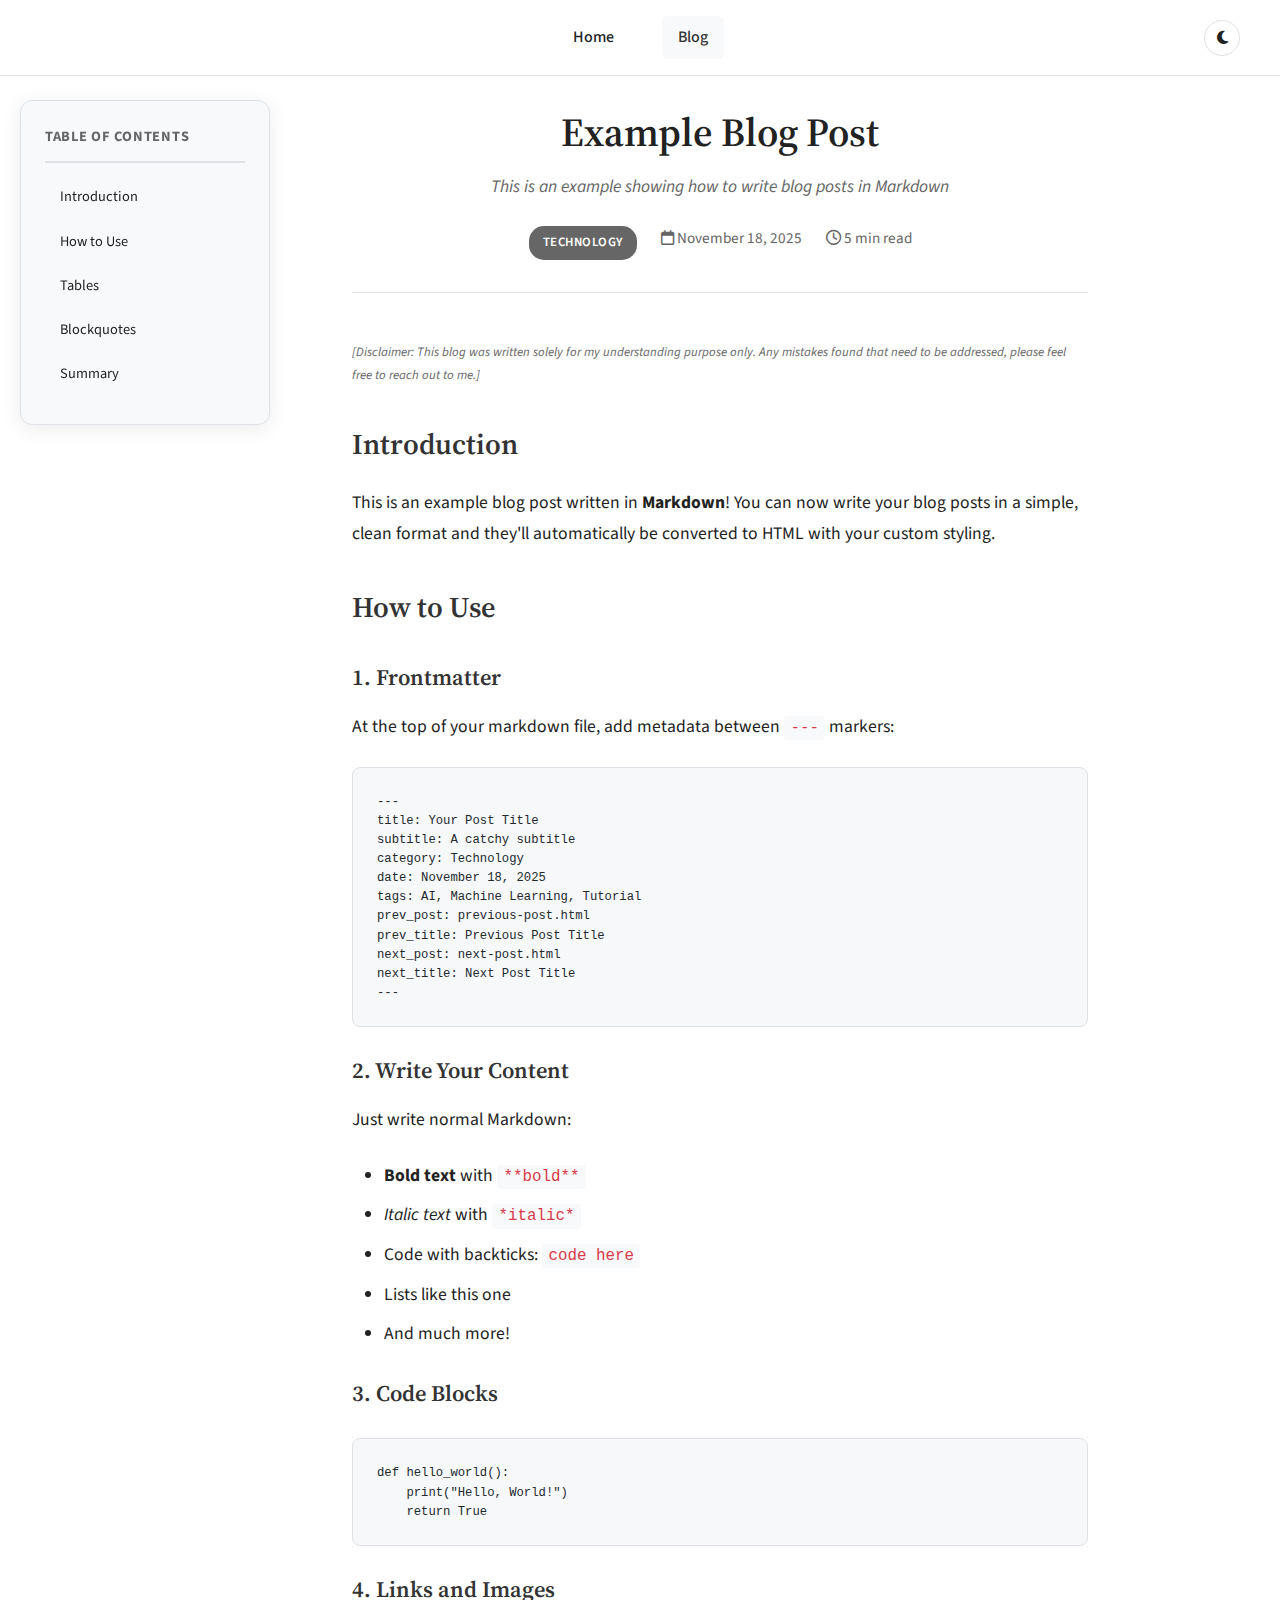
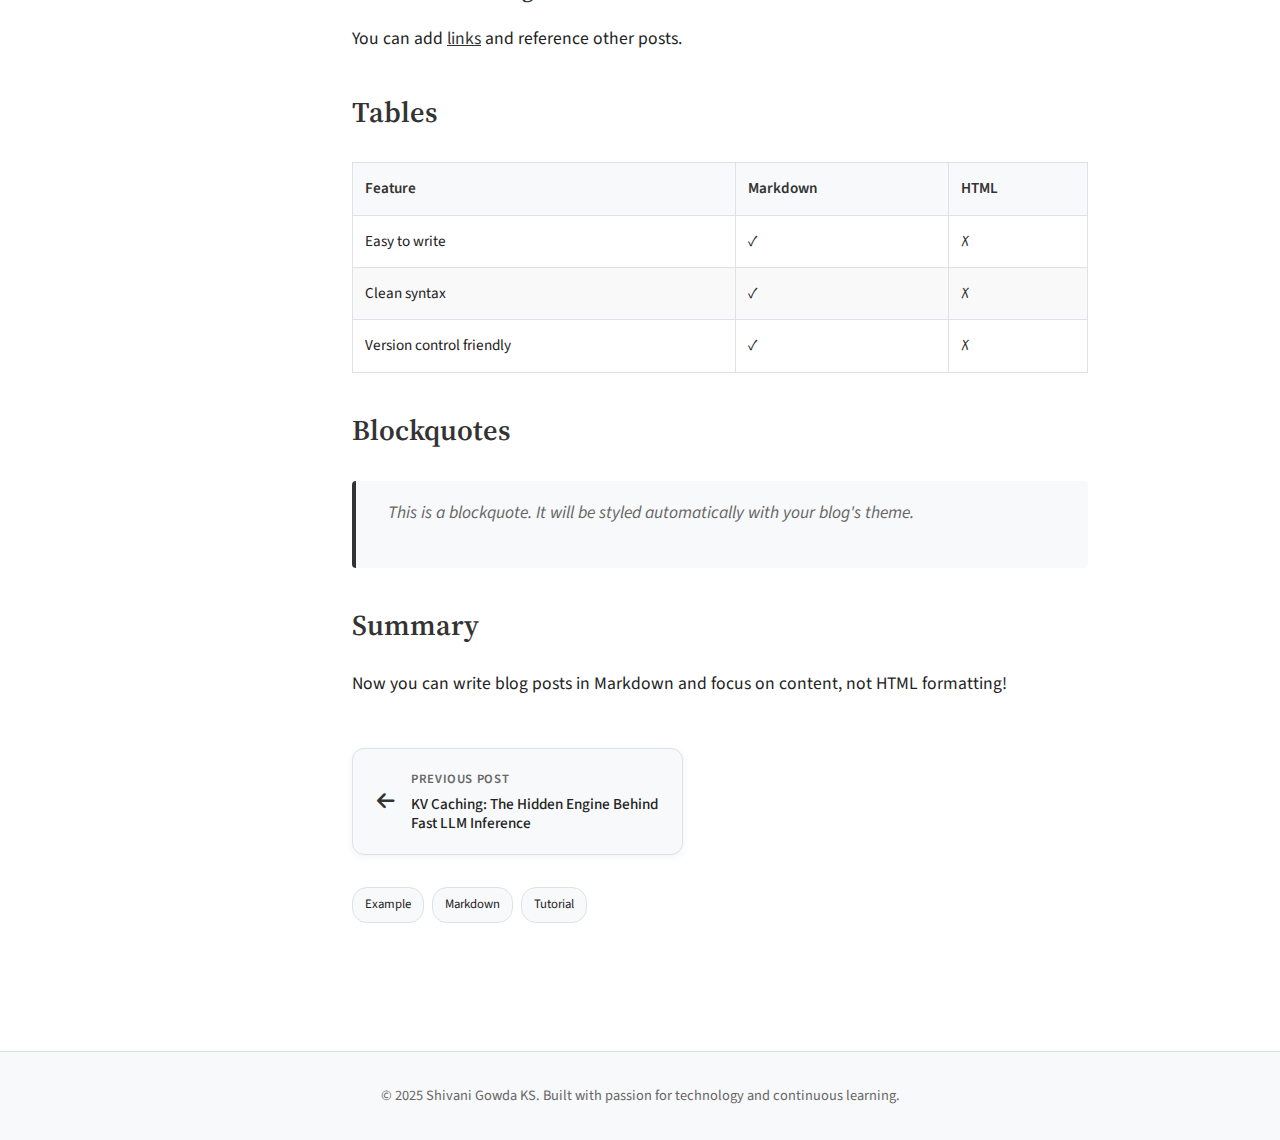
<file: posts/example-post.html>
<!DOCTYPE html>
<html lang="en">
<head>
  <meta charset="UTF-8">
  <meta name="viewport" content="width=device-width, initial-scale=1.0">
  <title>Example Blog Post - Shivani Gowda KS</title>
  <link href="https://fonts.googleapis.com/css2?family=Source+Sans+3:wght@400;500;600;700&family=Source+Serif+4:wght@500;600;700&display=swap" rel="stylesheet">
  <link rel="stylesheet" href="https://cdnjs.cloudflare.com/ajax/libs/font-awesome/6.4.0/css/all.min.css">
  
  <!-- Common Styles -->
  <link rel="stylesheet" href="../css/common.css">
  <link rel="stylesheet" href="../css/blog-post.css">
  
  <style>
    :root {
      --primary-color: #333333;
      --secondary-color: #555555;
      --accent-color: #666666;
      --text-color: #222222;
      --text-light: #666666;
      --bg-primary: #ffffff;
      --bg-secondary: #f8f9fa;
      --border-color: #dee2e6;
      --shadow: 0 4px 20px rgba(0, 0, 0, 0.08);
      --gradient: linear-gradient(135deg, var(--primary-color), var(--secondary-color));
    }

    * {
      margin: 0;
      padding: 0;
      box-sizing: border-box;
    }

    body {
      font-family: 'Source Sans 3', 'Helvetica Neue', Arial, sans-serif;
      background: var(--bg-primary);
      color: var(--text-color);
      line-height: 1.7;
    }

    h1, h2, h3, h4, h5, h6 {
      font-family: 'Source Serif 4', 'Georgia', serif;
      font-weight: 600;
      color: var(--text-color);
    }

    .container {
      max-width: 800px;
      margin: 0 auto;
      padding: 2rem;
    }

    .post-header {
      text-align: center;
      margin-bottom: 3rem;
      padding-bottom: 2rem;
      border-bottom: 1px solid var(--border-color);
    }

    .post-title {
      font-size: 2.5rem;
      margin-bottom: 1rem;
      line-height: 1.2;
    }

    .post-subtitle {
      font-style: italic;
      color: var(--text-light);
      margin-bottom: 1.5rem;
      font-size: 1.1rem;
    }

    .post-meta {
      color: var(--text-light);
      font-size: 0.95rem;
      display: flex;
      justify-content: center;
      gap: 1.5rem;
      flex-wrap: wrap;
    }

    .post-category {
      background: var(--accent-color);
      color: white;
      padding: 6px 14px;
      border-radius: 15px;
      font-size: 0.8rem;
      font-weight: 600;
      text-transform: uppercase;
      letter-spacing: 0.5px;
    }

    .post-content {
      font-size: 1.1rem;
      line-height: 1.8;
      margin-bottom: 3rem;
    }

    .post-content h2 {
      font-size: 1.8rem;
      margin: 2rem 0 1rem 0;
      color: var(--primary-color);
    }

    .post-content h3 {
      font-size: 1.4rem;
      margin: 1.5rem 0 0.8rem 0;
      color: var(--primary-color);
    }

    .post-content p {
      margin-bottom: 1.5rem;
    }

    .post-content ul, .post-content ol {
      margin: 1rem 0 1.5rem 2rem;
    }

    .post-content li {
      margin-bottom: 0.5rem;
    }

    .post-content blockquote {
      border-left: 4px solid var(--primary-color);
      padding-left: 1.5rem;
      margin: 1.5rem 0;
      font-style: italic;
      color: var(--text-light);
      background: var(--bg-secondary);
      padding: 1rem 1rem 1rem 2rem;
      border-radius: 4px;
    }

    .post-content code {
      background: var(--bg-secondary);
      padding: 0.2rem 0.4rem;
      border-radius: 4px;
      font-family: 'Monaco', 'Menlo', 'Ubuntu Mono', monospace;
      font-size: 0.9em;
      color: #d73a49;
    }

    .post-content pre {
      background: #f6f8fa;
      padding: 1.5rem;
      border-radius: 8px;
      overflow-x: auto;
      margin: 1.5rem 0;
      border: 1px solid var(--border-color);
      font-family: 'Monaco', 'Menlo', 'Ubuntu Mono', monospace;
      font-size: 0.85rem;
      line-height: 1.4;
    }

    .post-content pre code {
      background: none;
      padding: 0;
      color: #24292e;
    }

    .post-tags {
      display: flex;
      flex-wrap: wrap;
      gap: 0.5rem;
      margin-bottom: 2rem;
    }

    .tag {
      background: var(--bg-secondary);
      color: var(--text-color);
      padding: 6px 12px;
      border-radius: 15px;
      font-size: 0.8rem;
      border: 1px solid var(--border-color);
    }

    .back-to-blog {
      text-align: center;
      padding: 2rem 0;
      border-top: 1px solid var(--border-color);
    }

    .btn {
      display: inline-flex;
      align-items: center;
      gap: 0.5rem;
      padding: 12px 24px;
      background: var(--gradient);
      color: white;
      text-decoration: none;
      border-radius: 8px;
      font-weight: 500;
      transition: all 0.3s ease;
    }

    .btn:hover {
      transform: translateY(-2px);
      box-shadow: 0 8px 25px rgba(0, 0, 0, 0.2);
    }

    .highlight-box {
      background: #fff3cd;
      border: 1px solid #ffeaa7;
      border-left: 4px solid #f39c12;
      border-radius: 8px;
      padding: 1.5rem;
      margin: 1.5rem 0;
    }

    .highlight-box.danger {
      background: #f8d7da;
      border: 1px solid #f5c6cb;
      border-left: 4px solid #dc3545;
    }

    .highlight-box.success {
      background: #d4edda;
      border: 1px solid #c3e6cb;
      border-left: 4px solid #28a745;
    }

    .highlight-box p {
      margin-bottom: 0.5rem;
    }

    .highlight-box ul {
      margin-bottom: 0;
    }

    .post-content a {
      color: var(--primary-color);
      text-decoration: underline;
      transition: color 0.3s ease;
    }

    .post-content a:hover {
      color: var(--accent-color);
    }

    .table-container {
      overflow-x: auto;
      margin: 1.5rem 0;
    }

    .post-content table {
      width: 100%;
      border-collapse: collapse;
      margin: 1.5rem 0;
      font-size: 0.95rem;
    }

    .post-content table th,
    .post-content table td {
      border: 1px solid var(--border-color);
      padding: 12px;
      text-align: left;
    }

    .post-content table th {
      background: var(--bg-secondary);
      font-weight: 600;
      color: var(--primary-color);
    }

    .post-content table tbody tr:nth-child(even) {
      background: #f9f9f9;
    }

    .visual-box {
      background: var(--bg-secondary);
      border: 2px solid var(--border-color);
      border-radius: 8px;
      padding: 1.5rem;
      margin: 2rem 0;
      font-family: 'Monaco', 'Menlo', 'Ubuntu Mono', monospace;
      font-size: 0.9rem;
      line-height: 1.6;
    }

    @media (max-width: 768px) {
      .container {
        padding: 1rem;
      }
      
      .post-title {
        font-size: 2rem;
      }
      
      .post-meta {
        flex-direction: column;
        align-items: center;
        gap: 0.8rem;
      }
      
      .post-content {
        font-size: 1rem;
      }
      
      .post-content pre {
        font-size: 0.8rem;
        padding: 1rem;
      }
      
      .visual-box {
        font-size: 0.8rem;
        padding: 1rem;
      }
    }
  </style>
</head>

<body>
  <!-- Header (auto-generated by common.js) -->
  <header></header>

  <!-- Table of Contents Sidebar -->
  <nav class="toc-sidebar" id="toc-sidebar">
    <div class="toc-title">Table of Contents</div>
    <ul class="toc-list" id="toc-list">
      <!-- Auto-generated by script -->
    </ul>
  </nav>

  <div class="container">
    <div class="post-header">
      <h1 class="post-title">Example Blog Post</h1>
      <div class="post-subtitle">This is an example showing how to write blog posts in Markdown</div>
      <div class="post-meta">
        <span class="post-category">Technology</span>
        <span><i class="far fa-calendar"></i> November 18, 2025</span>
        <span><i class="far fa-clock"></i> 5 min read</span>
      </div>
    </div>

    <div class="post-content">
<p style="font-size: 0.8rem; color: #666; font-style: italic; margin-bottom: 2rem;">[Disclaimer: This blog was written solely for my understanding purpose only. Any mistakes found that need to be addressed, please feel free to reach out to me.]</p>
      <h2>Introduction</h2>
<p>This is an example blog post written in <strong>Markdown</strong>! You can now write your blog posts in a simple, clean format and they'll automatically be converted to HTML with your custom styling.</p>
<h2>How to Use</h2>
<h3>1. Frontmatter</h3>
<p>At the top of your markdown file, add metadata between <code>---</code> markers:</p>
<div class="codehilite"><pre><span></span><code><span class="nn">---</span>
<span class="nt">title</span><span class="p">:</span><span class="w"> </span><span class="l l-Scalar l-Scalar-Plain">Your Post Title</span>
<span class="nt">subtitle</span><span class="p">:</span><span class="w"> </span><span class="l l-Scalar l-Scalar-Plain">A catchy subtitle</span>
<span class="nt">category</span><span class="p">:</span><span class="w"> </span><span class="l l-Scalar l-Scalar-Plain">Technology</span>
<span class="nt">date</span><span class="p">:</span><span class="w"> </span><span class="l l-Scalar l-Scalar-Plain">November 18, 2025</span>
<span class="nt">tags</span><span class="p">:</span><span class="w"> </span><span class="l l-Scalar l-Scalar-Plain">AI, Machine Learning, Tutorial</span>
<span class="nt">prev_post</span><span class="p">:</span><span class="w"> </span><span class="l l-Scalar l-Scalar-Plain">previous-post.html</span>
<span class="nt">prev_title</span><span class="p">:</span><span class="w"> </span><span class="l l-Scalar l-Scalar-Plain">Previous Post Title</span>
<span class="nt">next_post</span><span class="p">:</span><span class="w"> </span><span class="l l-Scalar l-Scalar-Plain">next-post.html</span>
<span class="nt">next_title</span><span class="p">:</span><span class="w"> </span><span class="l l-Scalar l-Scalar-Plain">Next Post Title</span>
<span class="nn">---</span>
</code></pre></div>

<h3>2. Write Your Content</h3>
<p>Just write normal Markdown:</p>
<ul>
<li><strong>Bold text</strong> with <code>**bold**</code></li>
<li><em>Italic text</em> with <code>*italic*</code></li>
<li>Code with backticks: <code>code here</code></li>
<li>Lists like this one</li>
<li>And much more!</li>
</ul>
<h3>3. Code Blocks</h3>
<div class="codehilite"><pre><span></span><code><span class="k">def</span><span class="w"> </span><span class="nf">hello_world</span><span class="p">():</span>
    <span class="nb">print</span><span class="p">(</span><span class="s2">&quot;Hello, World!&quot;</span><span class="p">)</span>
    <span class="k">return</span> <span class="kc">True</span>
</code></pre></div>

<h3>4. Links and Images</h3>
<p>You can add <a href="https://example.com">links</a> and reference other posts.</p>
<h2>Tables</h2>
<table>
<thead>
<tr>
<th>Feature</th>
<th>Markdown</th>
<th>HTML</th>
</tr>
</thead>
<tbody>
<tr>
<td>Easy to write</td>
<td>✓</td>
<td>✗</td>
</tr>
<tr>
<td>Clean syntax</td>
<td>✓</td>
<td>✗</td>
</tr>
<tr>
<td>Version control friendly</td>
<td>✓</td>
<td>✗</td>
</tr>
</tbody>
</table>
<h2>Blockquotes</h2>
<blockquote>
<p>This is a blockquote. It will be styled automatically with your blog's theme.</p>
</blockquote>
<h2>Summary</h2>
<p>Now you can write blog posts in Markdown and focus on content, not HTML formatting!</p>
    </div>

    <div class="post-footer-nav">
      <a href="kv-caching-llm-inference-optimization.html" class="nav-btn nav-btn-prev">
        <i class="fas fa-arrow-left"></i>
        <div class="nav-btn-text">
          <span class="nav-label">Previous Post</span>
          <span class="nav-title">KV Caching: The Hidden Engine Behind Fast LLM Inference</span>
        </div>
      </a>

    </div>

    <div class="post-tags">
      <span class="tag">Example</span>
      <span class="tag">Markdown</span>
      <span class="tag">Tutorial</span>
    </div>

  </div>

  <!-- Footer (auto-generated by common.js) -->
  <footer></footer>

  <!-- Scripts -->
  <script src="../js/common.js"></script>
  
  <!-- Table of Contents Auto-Generator -->
  <script>
    document.addEventListener('DOMContentLoaded', function() {
      const tocList = document.getElementById('toc-list');
      const postContent = document.querySelector('.post-content');
      const headings = postContent.querySelectorAll('h2');
      
      // Generate TOC items
      headings.forEach((heading, index) => {
        // Create ID for heading if it doesn't have one
        if (!heading.id) {
          heading.id = 'section-' + index;
        }
        
        // Create TOC list item
        const li = document.createElement('li');
        const a = document.createElement('a');
        a.href = '#' + heading.id;
        a.textContent = heading.textContent;
        a.addEventListener('click', function(e) {
          e.preventDefault();
          heading.scrollIntoView({ behavior: 'smooth', block: 'start' });
          
          // Update active state
          document.querySelectorAll('.toc-list a').forEach(link => link.classList.remove('active'));
          a.classList.add('active');
        });
        
        li.appendChild(a);
        tocList.appendChild(li);
      });
      
      // Highlight active section on scroll
      window.addEventListener('scroll', function() {
        let current = '';
        
        headings.forEach(heading => {
          const sectionTop = heading.offsetTop;
          const scrollPos = window.scrollY + 150;
          
          if (scrollPos >= sectionTop) {
            current = heading.id;
          }
        });
        
        document.querySelectorAll('.toc-list a').forEach(a => {
          a.classList.remove('active');
          if (a.getAttribute('href') === '#' + current) {
            a.classList.add('active');
          }
        });
      });
    });
  </script>
</body>
</html>
</file>
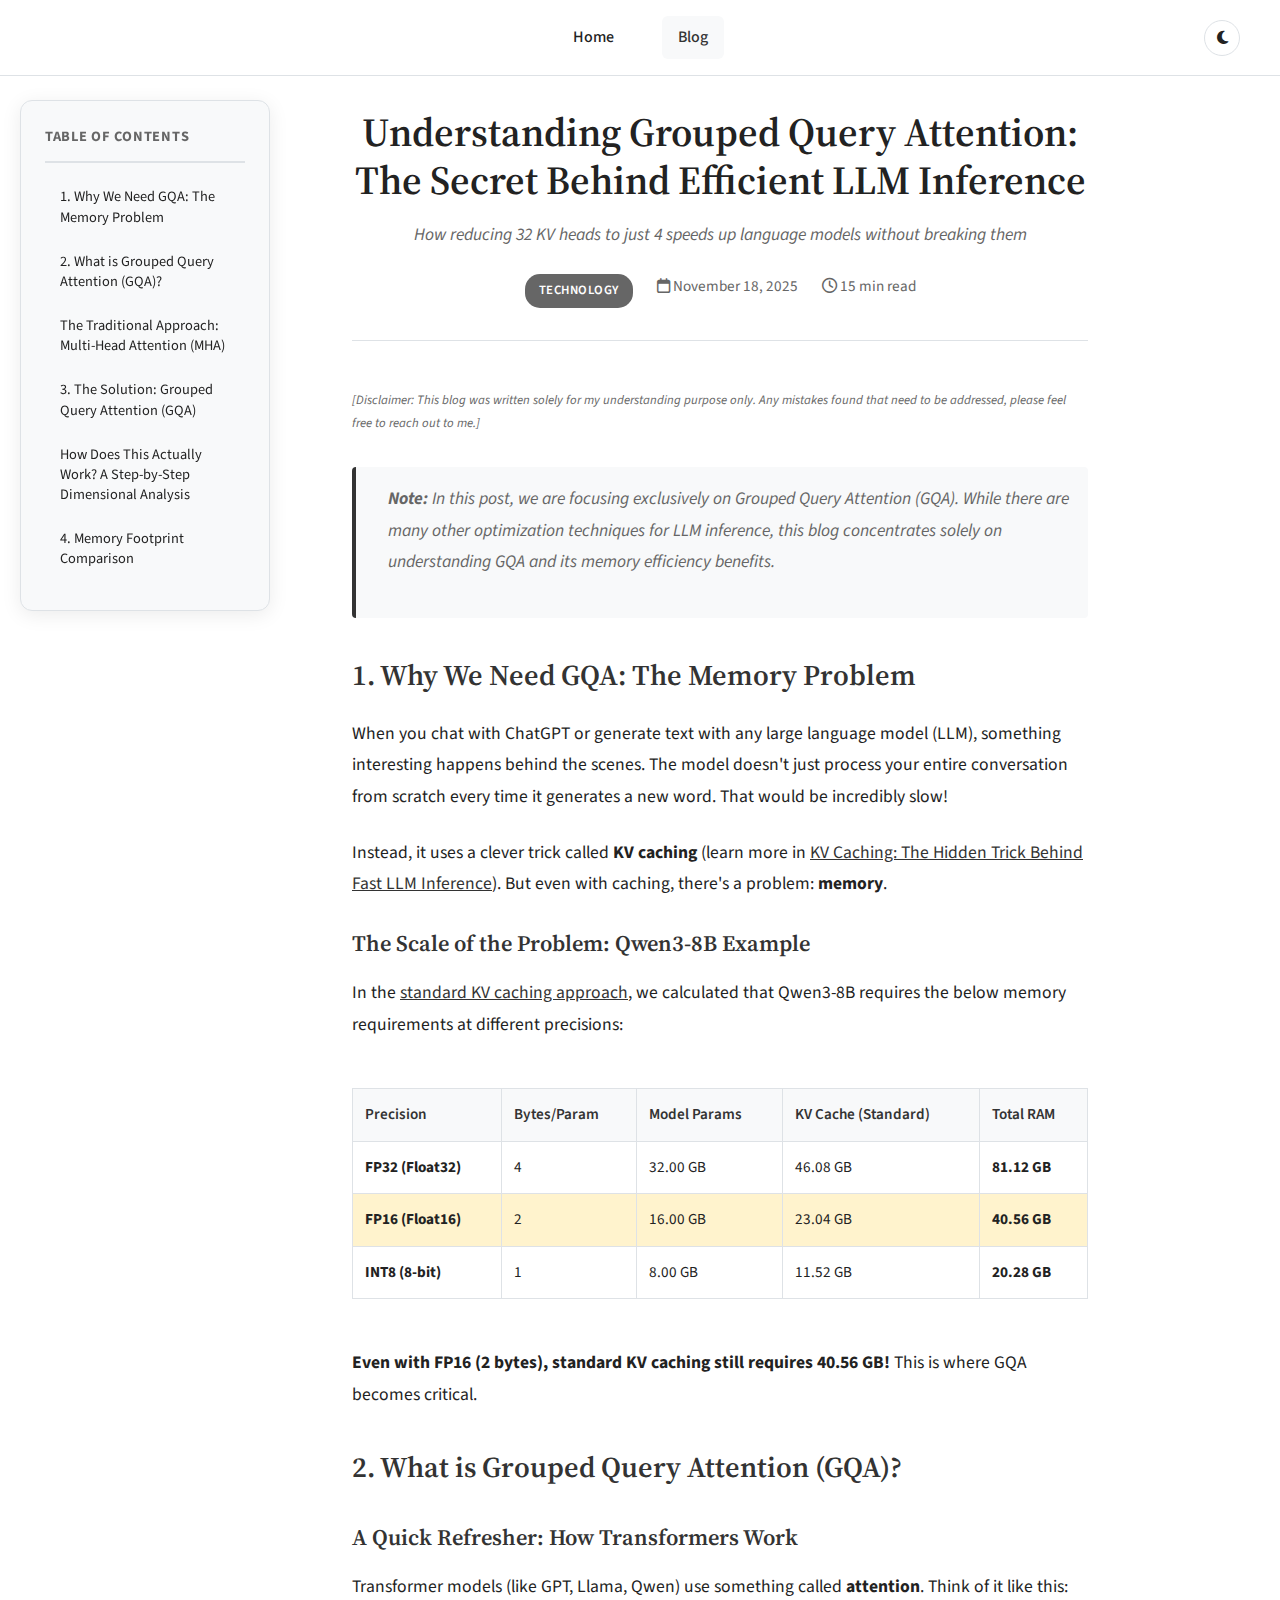
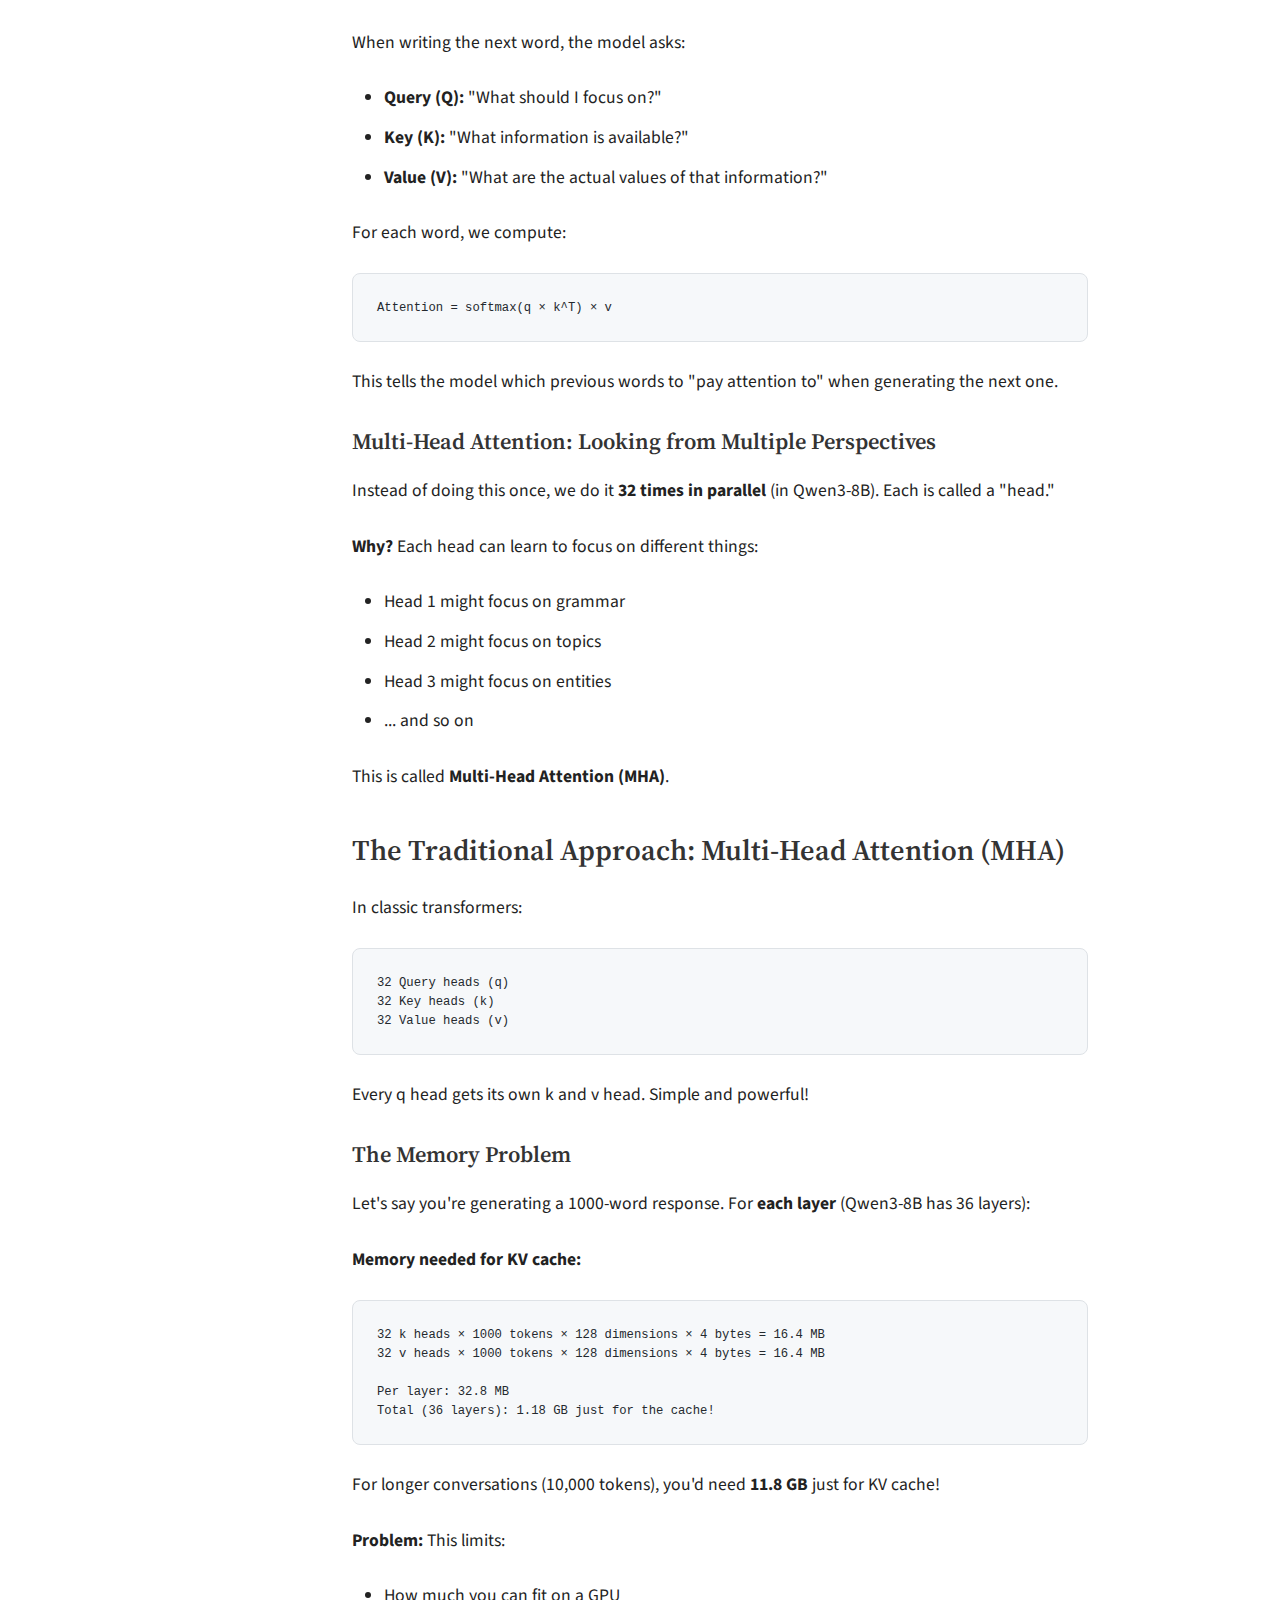
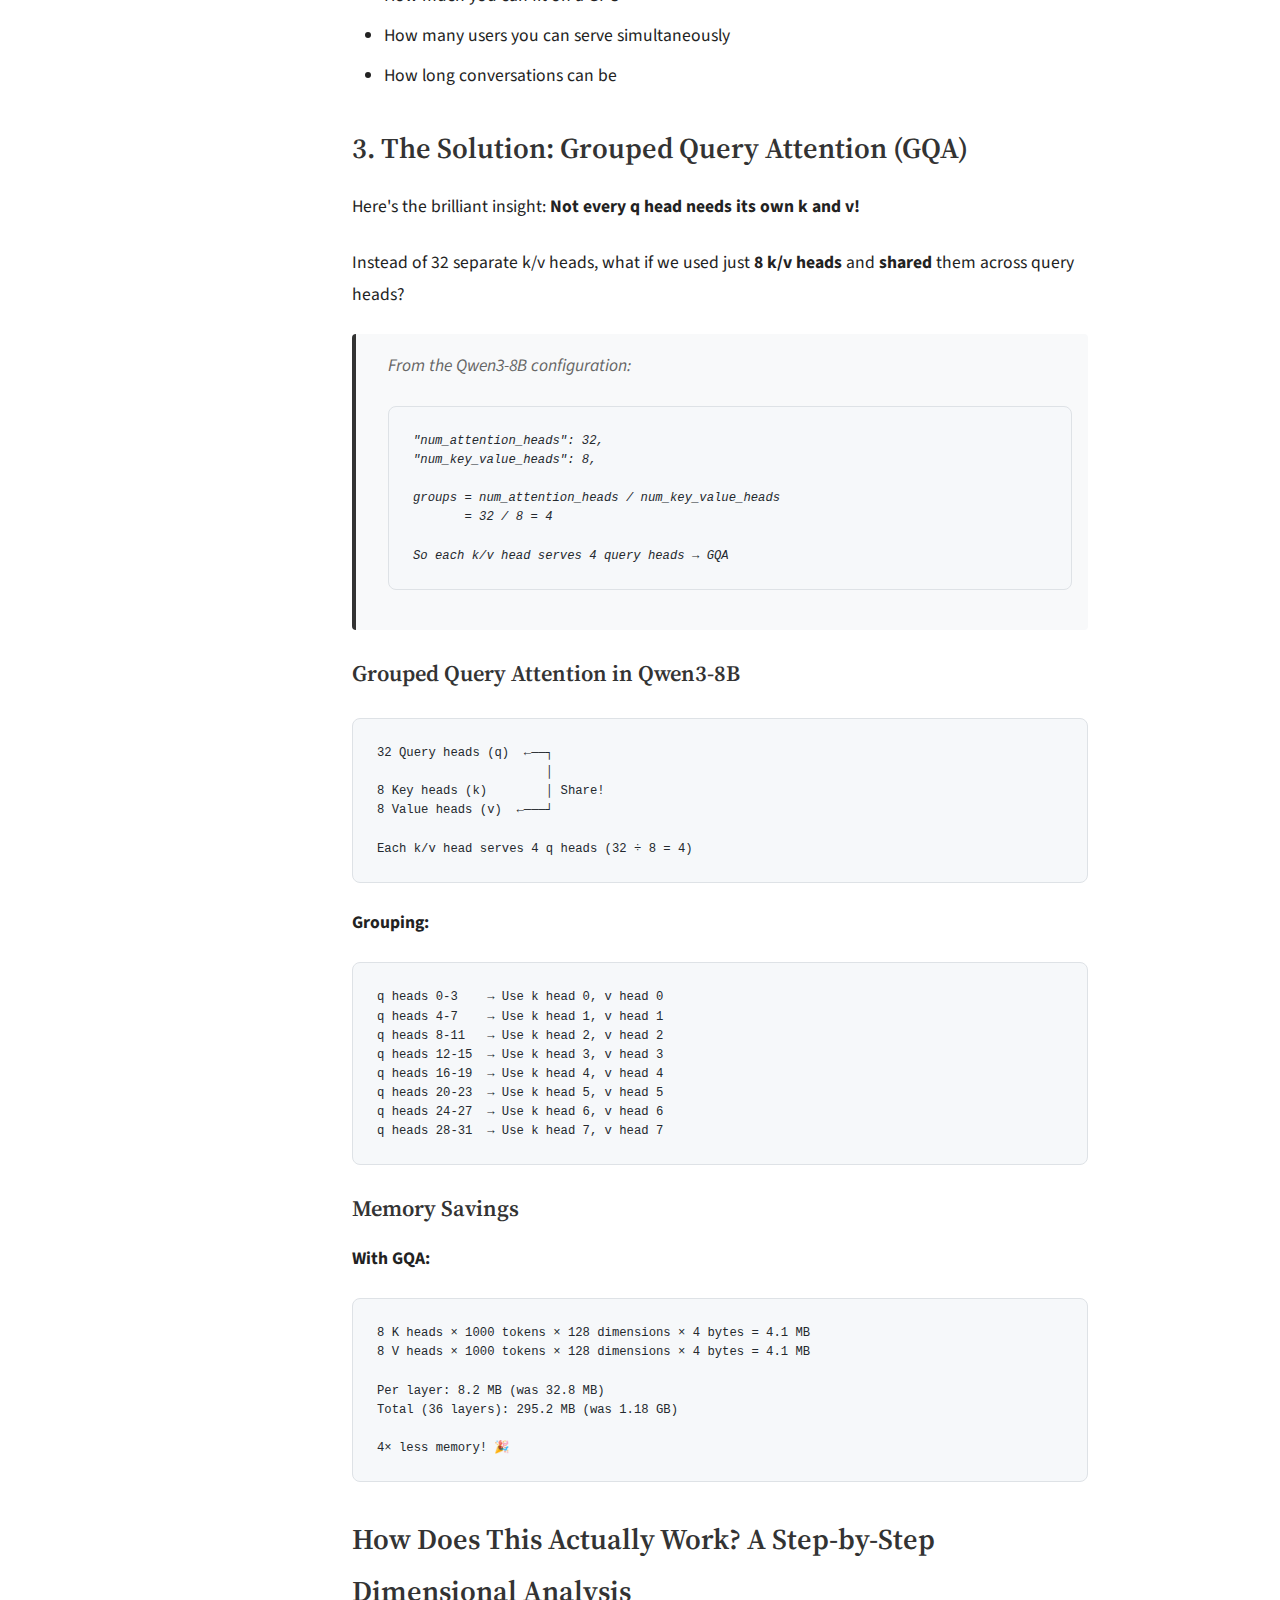
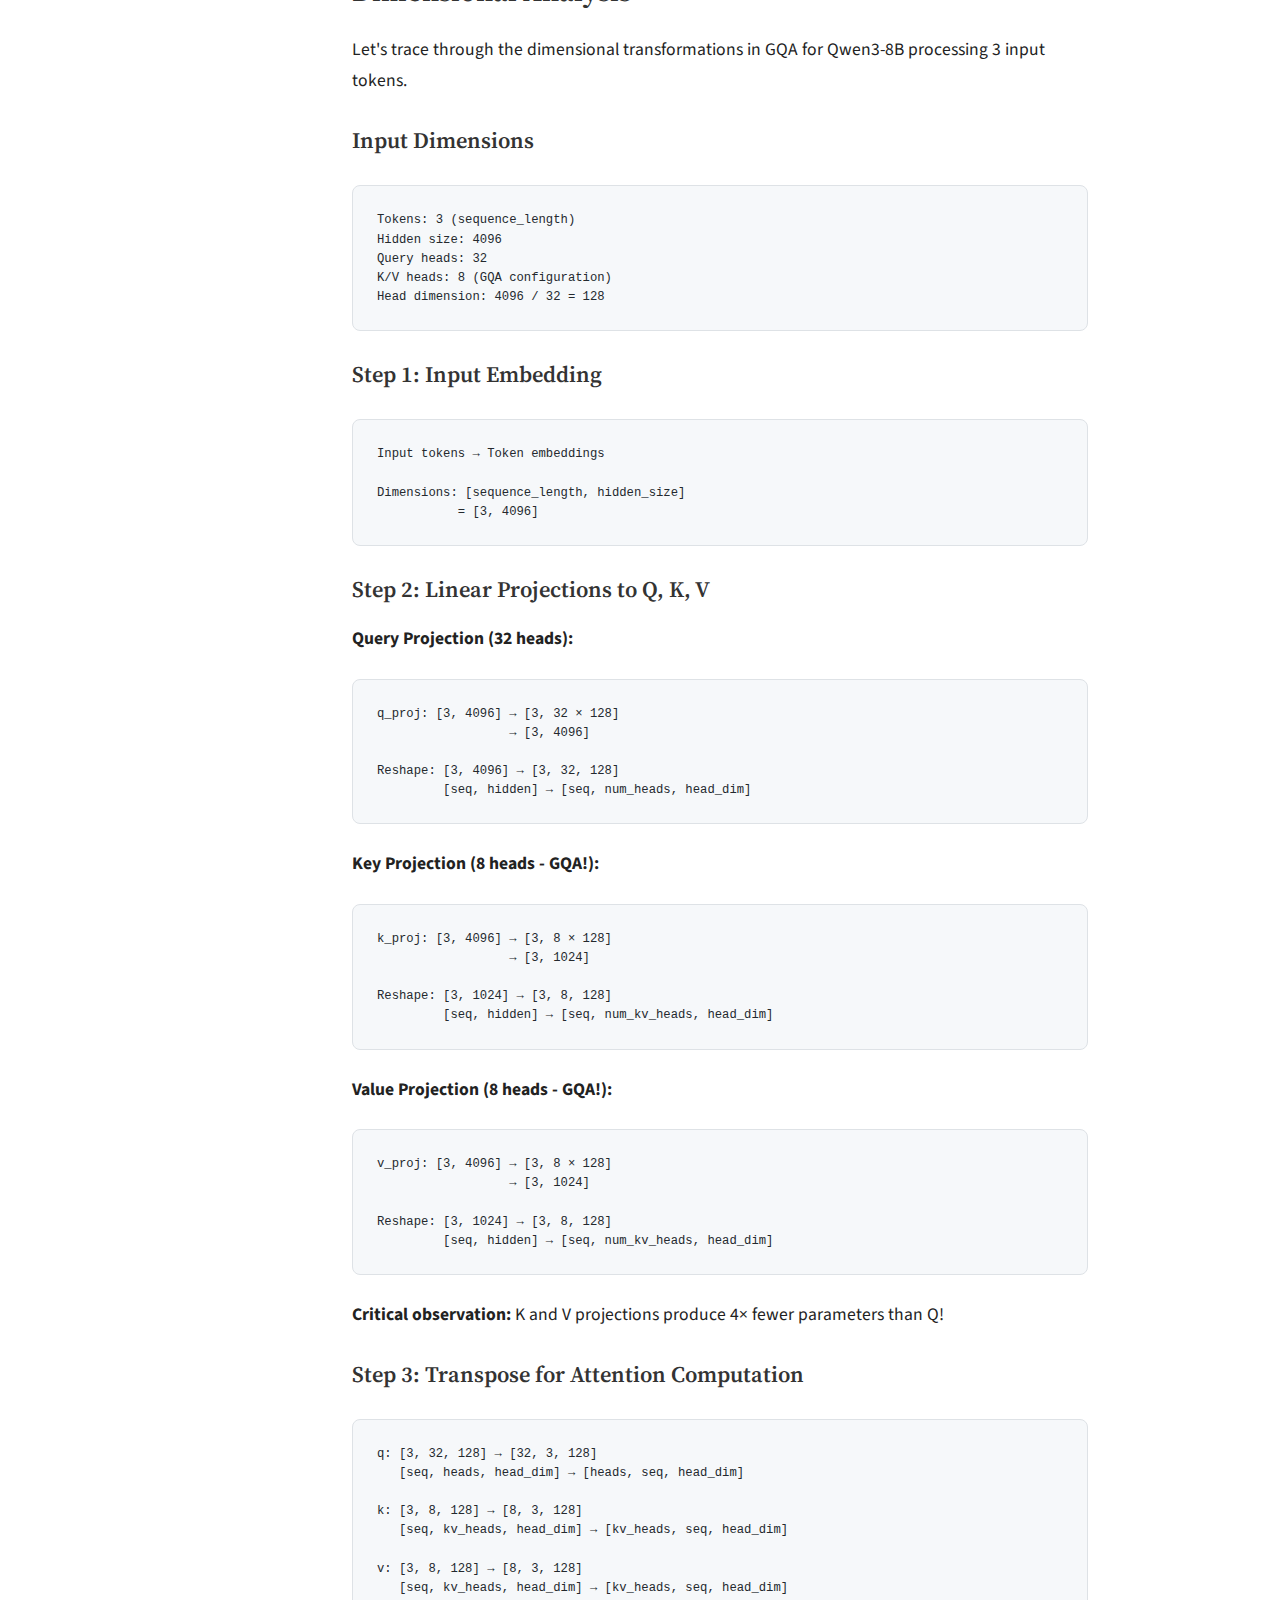
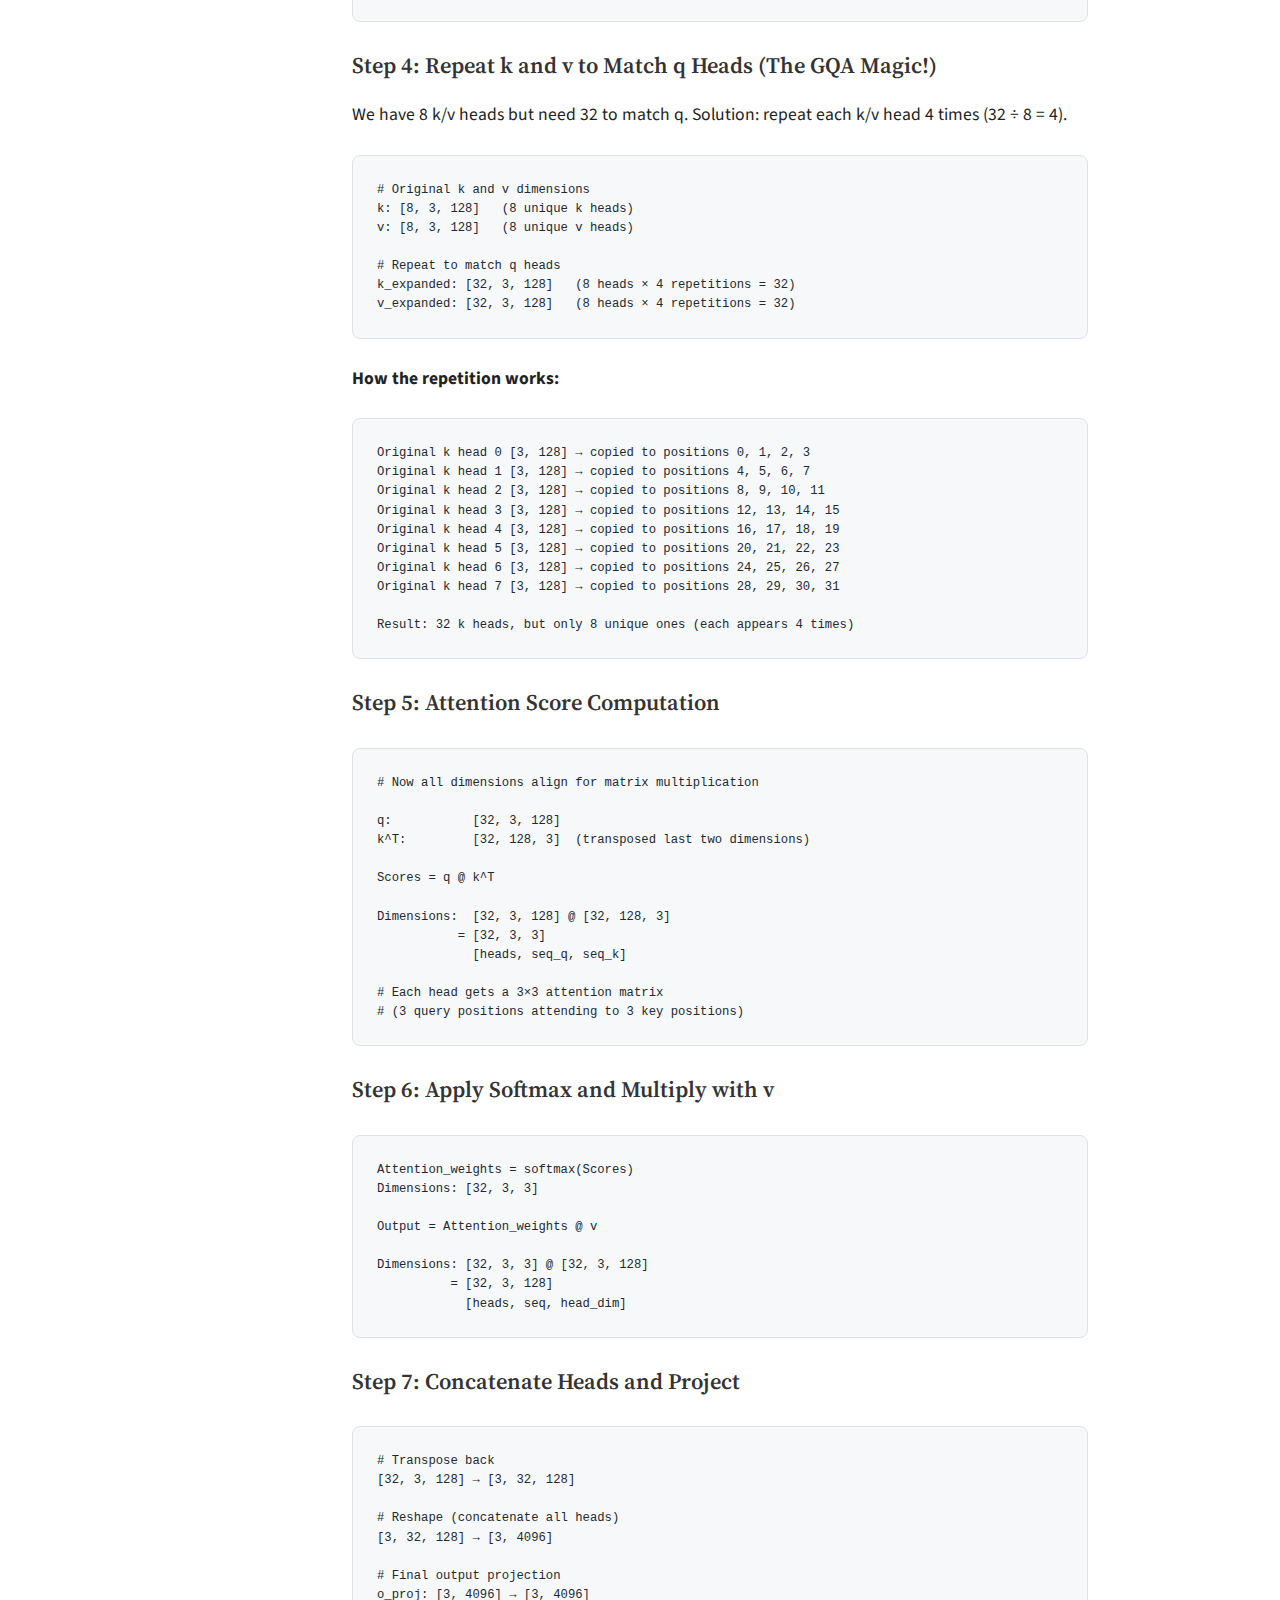
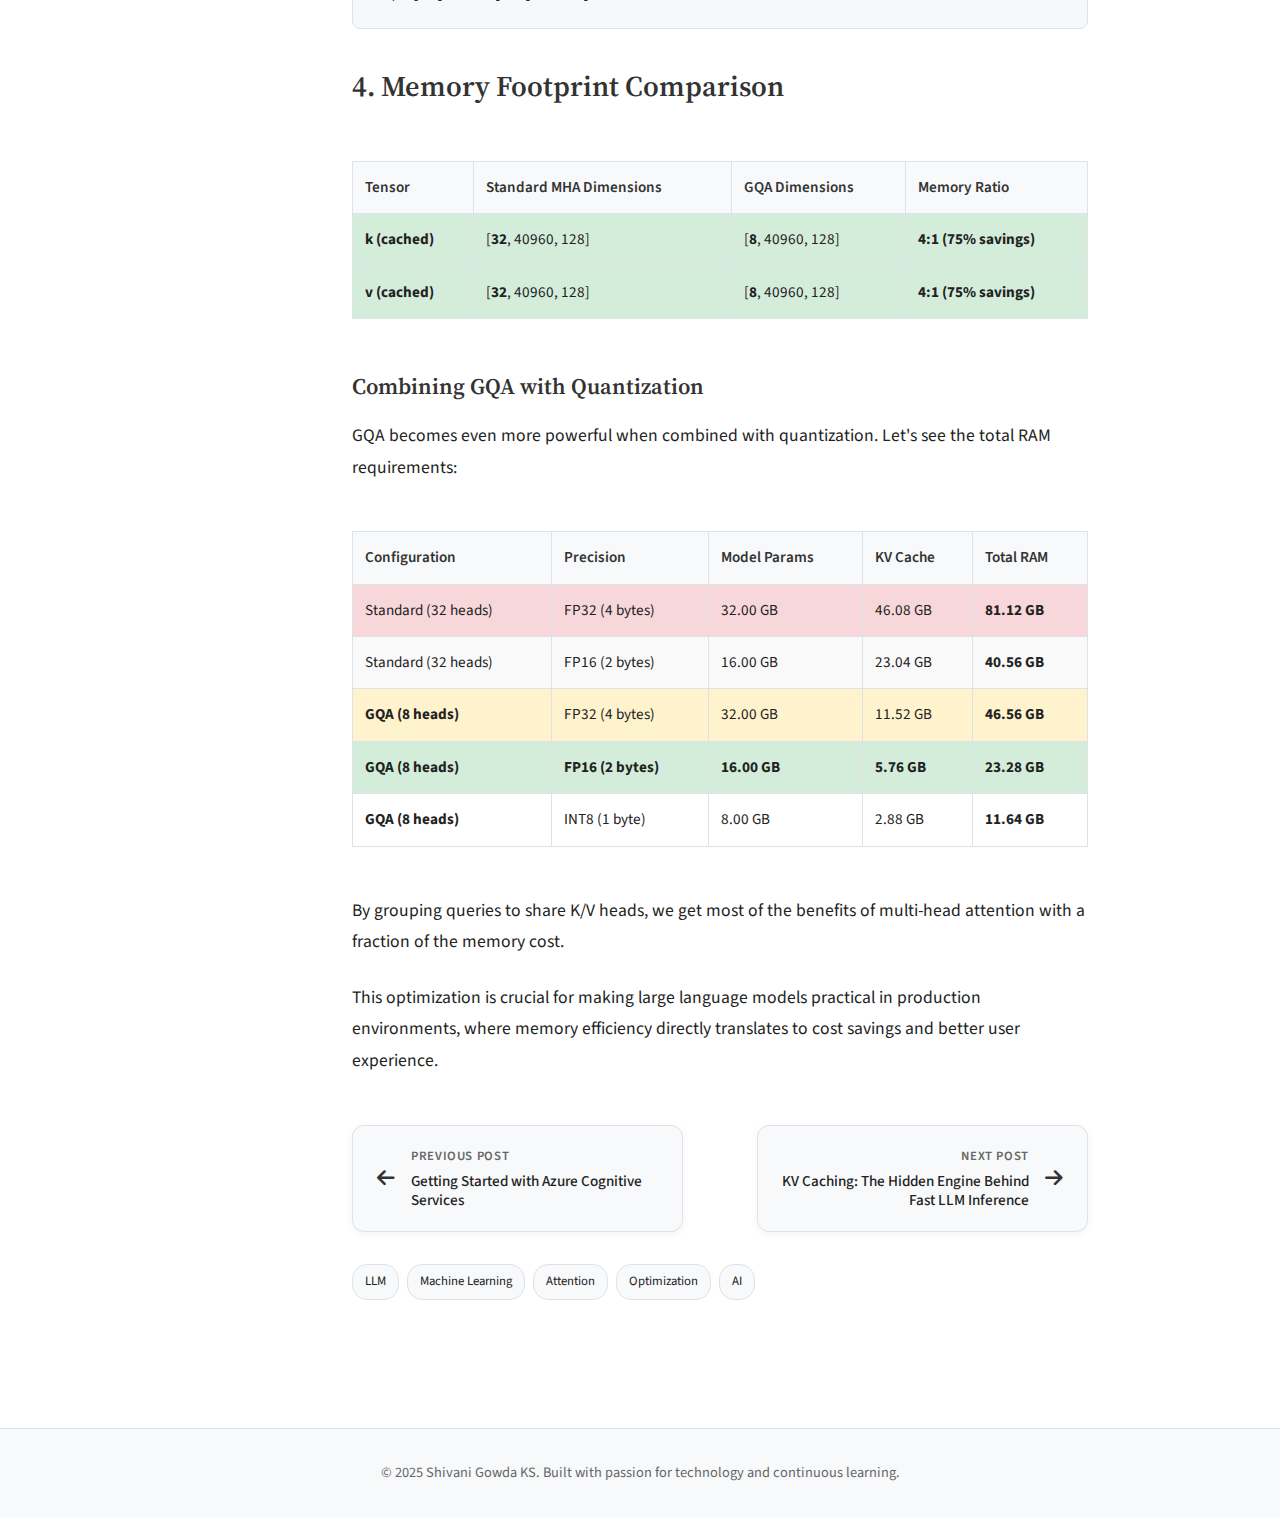
<file: posts/grouped-query-attention-llm-efficiency.html>
<!DOCTYPE html>
<html lang="en">
<head>
  <meta charset="UTF-8">
  <meta name="viewport" content="width=device-width, initial-scale=1.0">
  <title>Understanding Grouped Query Attention: The Secret Behind Efficient LLM Inference - Shivani Gowda KS</title>
  <link href="https://fonts.googleapis.com/css2?family=Source+Sans+3:wght@400;500;600;700&family=Source+Serif+4:wght@500;600;700&display=swap" rel="stylesheet">
  <link rel="stylesheet" href="https://cdnjs.cloudflare.com/ajax/libs/font-awesome/6.4.0/css/all.min.css">
  
  <!-- Common Styles -->
  <link rel="stylesheet" href="../css/common.css">
  <link rel="stylesheet" href="../css/blog-post.css">
  
  <style>
    :root {
      --primary-color: #333333;
      --secondary-color: #555555;
      --accent-color: #666666;
      --text-color: #222222;
      --text-light: #666666;
      --bg-primary: #ffffff;
      --bg-secondary: #f8f9fa;
      --border-color: #dee2e6;
      --shadow: 0 4px 20px rgba(0, 0, 0, 0.08);
      --gradient: linear-gradient(135deg, var(--primary-color), var(--secondary-color));
    }

    * {
      margin: 0;
      padding: 0;
      box-sizing: border-box;
    }

    body {
      font-family: 'Source Sans 3', 'Helvetica Neue', Arial, sans-serif;
      background: var(--bg-primary);
      color: var(--text-color);
      line-height: 1.7;
    }

    h1, h2, h3, h4, h5, h6 {
      font-family: 'Source Serif 4', 'Georgia', serif;
      font-weight: 600;
      color: var(--text-color);
    }

    .container {
      max-width: 800px;
      margin: 0 auto;
      padding: 2rem;
    }

    .post-header {
      text-align: center;
      margin-bottom: 3rem;
      padding-bottom: 2rem;
      border-bottom: 1px solid var(--border-color);
    }

    .post-title {
      font-size: 2.5rem;
      margin-bottom: 1rem;
      line-height: 1.2;
    }

    .post-subtitle {
      font-style: italic;
      color: var(--text-light);
      margin-bottom: 1.5rem;
      font-size: 1.1rem;
    }

    .post-meta {
      color: var(--text-light);
      font-size: 0.95rem;
      display: flex;
      justify-content: center;
      gap: 1.5rem;
      flex-wrap: wrap;
    }

    .post-category {
      background: var(--accent-color);
      color: white;
      padding: 6px 14px;
      border-radius: 15px;
      font-size: 0.8rem;
      font-weight: 600;
      text-transform: uppercase;
      letter-spacing: 0.5px;
    }

    .post-content {
      font-size: 1.1rem;
      line-height: 1.8;
      margin-bottom: 3rem;
    }

    .post-content h2 {
      font-size: 1.8rem;
      margin: 2rem 0 1rem 0;
      color: var(--primary-color);
    }

    .post-content h3 {
      font-size: 1.4rem;
      margin: 1.5rem 0 0.8rem 0;
      color: var(--primary-color);
    }

    .post-content p {
      margin-bottom: 1.5rem;
    }

    .post-content ul, .post-content ol {
      margin: 1rem 0 1.5rem 2rem;
    }

    .post-content li {
      margin-bottom: 0.5rem;
    }

    .post-content blockquote {
      border-left: 4px solid var(--primary-color);
      padding-left: 1.5rem;
      margin: 1.5rem 0;
      font-style: italic;
      color: var(--text-light);
      background: var(--bg-secondary);
      padding: 1rem 1rem 1rem 2rem;
      border-radius: 4px;
    }

    .post-content code {
      background: var(--bg-secondary);
      padding: 0.2rem 0.4rem;
      border-radius: 4px;
      font-family: 'Monaco', 'Menlo', 'Ubuntu Mono', monospace;
      font-size: 0.9em;
      color: #d73a49;
    }

    .post-content pre {
      background: #f6f8fa;
      padding: 1.5rem;
      border-radius: 8px;
      overflow-x: auto;
      margin: 1.5rem 0;
      border: 1px solid var(--border-color);
      font-family: 'Monaco', 'Menlo', 'Ubuntu Mono', monospace;
      font-size: 0.85rem;
      line-height: 1.4;
    }

    .post-content pre code {
      background: none;
      padding: 0;
      color: #24292e;
    }

    .post-tags {
      display: flex;
      flex-wrap: wrap;
      gap: 0.5rem;
      margin-bottom: 2rem;
    }

    .tag {
      background: var(--bg-secondary);
      color: var(--text-color);
      padding: 6px 12px;
      border-radius: 15px;
      font-size: 0.8rem;
      border: 1px solid var(--border-color);
    }

    .back-to-blog {
      text-align: center;
      padding: 2rem 0;
      border-top: 1px solid var(--border-color);
    }

    .btn {
      display: inline-flex;
      align-items: center;
      gap: 0.5rem;
      padding: 12px 24px;
      background: var(--gradient);
      color: white;
      text-decoration: none;
      border-radius: 8px;
      font-weight: 500;
      transition: all 0.3s ease;
    }

    .btn:hover {
      transform: translateY(-2px);
      box-shadow: 0 8px 25px rgba(0, 0, 0, 0.2);
    }

    .highlight-box {
      background: #fff3cd;
      border: 1px solid #ffeaa7;
      border-left: 4px solid #f39c12;
      border-radius: 8px;
      padding: 1.5rem;
      margin: 1.5rem 0;
    }

    .highlight-box.danger {
      background: #f8d7da;
      border: 1px solid #f5c6cb;
      border-left: 4px solid #dc3545;
    }

    .highlight-box.success {
      background: #d4edda;
      border: 1px solid #c3e6cb;
      border-left: 4px solid #28a745;
    }

    .highlight-box p {
      margin-bottom: 0.5rem;
    }

    .highlight-box ul {
      margin-bottom: 0;
    }

    .post-content a {
      color: var(--primary-color);
      text-decoration: underline;
      transition: color 0.3s ease;
    }

    .post-content a:hover {
      color: var(--accent-color);
    }

    .table-container {
      overflow-x: auto;
      margin: 1.5rem 0;
    }

    .post-content table {
      width: 100%;
      border-collapse: collapse;
      margin: 1.5rem 0;
      font-size: 0.95rem;
    }

    .post-content table th,
    .post-content table td {
      border: 1px solid var(--border-color);
      padding: 12px;
      text-align: left;
    }

    .post-content table th {
      background: var(--bg-secondary);
      font-weight: 600;
      color: var(--primary-color);
    }

    .post-content table tbody tr:nth-child(even) {
      background: #f9f9f9;
    }

    .visual-box {
      background: var(--bg-secondary);
      border: 2px solid var(--border-color);
      border-radius: 8px;
      padding: 1.5rem;
      margin: 2rem 0;
      font-family: 'Monaco', 'Menlo', 'Ubuntu Mono', monospace;
      font-size: 0.9rem;
      line-height: 1.6;
    }

    @media (max-width: 768px) {
      .container {
        padding: 1rem;
      }
      
      .post-title {
        font-size: 2rem;
      }
      
      .post-meta {
        flex-direction: column;
        align-items: center;
        gap: 0.8rem;
      }
      
      .post-content {
        font-size: 1rem;
      }
      
      .post-content pre {
        font-size: 0.8rem;
        padding: 1rem;
      }
      
      .visual-box {
        font-size: 0.8rem;
        padding: 1rem;
      }
    }
  </style>
</head>

<body>
  <!-- Header (auto-generated by common.js) -->
  <header></header>

  <!-- Table of Contents Sidebar -->
  <nav class="toc-sidebar" id="toc-sidebar">
    <div class="toc-title">Table of Contents</div>
    <ul class="toc-list" id="toc-list">
      <!-- Auto-generated by script -->
    </ul>
  </nav>

  <div class="container">
    <div class="post-header">
      <h1 class="post-title">Understanding Grouped Query Attention: The Secret Behind Efficient LLM Inference</h1>
      <div class="post-subtitle">How reducing 32 KV heads to just 4 speeds up language models without breaking them</div>
      <div class="post-meta">
        <span class="post-category">Technology</span>
        <span><i class="far fa-calendar"></i> November 18, 2025</span>
        <span><i class="far fa-clock"></i> 15 min read</span>
      </div>
    </div>

    <div class="post-content">
      <p style="font-size: 0.8rem; color: #666; font-style: italic; margin-bottom: 2rem;">[Disclaimer: This blog was written solely for my understanding purpose only. Any mistakes found that need to be addressed, please feel free to reach out to me.]</p>
      
      <blockquote>
        <p><strong>Note:</strong> In this post, we are focusing exclusively on Grouped Query Attention (GQA). While there are many other optimization techniques for LLM inference, this blog concentrates solely on understanding GQA and its memory efficiency benefits.</p>
      </blockquote>
      
      <h2>1. Why We Need GQA: The Memory Problem</h2>
      
      <p>When you chat with ChatGPT or generate text with any large language model (LLM), something interesting happens behind the scenes. The model doesn't just process your entire conversation from scratch every time it generates a new word. That would be incredibly slow!</p>

      <p>Instead, it uses a clever trick called <strong>KV caching</strong> (learn more in <a href="kv-caching-llm-inference-optimization.html">KV Caching: The Hidden Trick Behind Fast LLM Inference</a>). But even with caching, there's a problem: <strong>memory</strong>.</p>

      <h3>The Scale of the Problem: Qwen3-8B Example</h3>

      <p>In the <a href="kv-caching-llm-inference-optimization.html#total-ram-requirements">standard KV caching approach</a>, we calculated that Qwen3-8B requires the below memory requirements at different precisions:</p>

      <div class="table-container">
        <table>
          <thead>
            <tr>
              <th>Precision</th>
              <th>Bytes/Param</th>
              <th>Model Params</th>
              <th>KV Cache (Standard)</th>
              <th>Total RAM</th>
            </tr>
          </thead>
          <tbody>
            <tr>
              <td><strong>FP32 (Float32)</strong></td>
              <td>4</td>
              <td>32.00 GB</td>
              <td>46.08 GB</td>
              <td><strong>81.12 GB</strong></td>
            </tr>
            <tr style="background: #fff3cd;">
              <td><strong>FP16 (Float16)</strong></td>
              <td>2</td>
              <td>16.00 GB</td>
              <td>23.04 GB</td>
              <td><strong>40.56 GB</strong></td>
            </tr>
            <tr>
              <td><strong>INT8 (8-bit)</strong></td>
              <td>1</td>
              <td>8.00 GB</td>
              <td>11.52 GB</td>
              <td><strong>20.28 GB</strong></td>
            </tr>
          </tbody>
        </table>
      </div>

      <p><strong>Even with FP16 (2 bytes), standard KV caching still requires 40.56 GB!</strong> This is where GQA becomes critical.</p>

      <h2>2. What is Grouped Query Attention (GQA)?</h2>

      <h3>A Quick Refresher: How Transformers Work</h3>

      <p>Transformer models (like GPT, Llama, Qwen) use something called <strong>attention</strong>. Think of it like this:</p>

      <p>When writing the next word, the model asks:</p>
      <ul>
        <li><strong>Query (Q):</strong> "What should I focus on?"</li>
        <li><strong>Key (K):</strong> "What information is available?"</li>
        <li><strong>Value (V):</strong> "What are the actual values of that information?"</li>
      </ul>

      <p>For each word, we compute:</p>
      <pre><code>Attention = softmax(q × k^T) × v</code></pre>

      <p>This tells the model which previous words to "pay attention to" when generating the next one.</p>

      <h3>Multi-Head Attention: Looking from Multiple Perspectives</h3>

      <p>Instead of doing this once, we do it <strong>32 times in parallel</strong> (in Qwen3-8B). Each is called a "head."</p>

      <p><strong>Why?</strong> Each head can learn to focus on different things:</p>
      <ul>
        <li>Head 1 might focus on grammar</li>
        <li>Head 2 might focus on topics</li>
        <li>Head 3 might focus on entities</li>
        <li>... and so on</li>
      </ul>

      <p>This is called <strong>Multi-Head Attention (MHA)</strong>.</p>

      <h2>The Traditional Approach: Multi-Head Attention (MHA)</h2>

      <p>In classic transformers:</p>
      <pre><code>32 Query heads (q)
32 Key heads (k)
32 Value heads (v)</code></pre>

      <p>Every q head gets its own k and v head. Simple and powerful!</p>

      <h3>The Memory Problem</h3>

      <p>Let's say you're generating a 1000-word response. For <strong>each layer</strong> (Qwen3-8B has 36 layers):</p>

      <p><strong>Memory needed for KV cache:</strong></p>
      <pre><code>32 k heads × 1000 tokens × 128 dimensions × 4 bytes = 16.4 MB
32 v heads × 1000 tokens × 128 dimensions × 4 bytes = 16.4 MB

Per layer: 32.8 MB
Total (36 layers): 1.18 GB just for the cache!</code></pre>

      <p>For longer conversations (10,000 tokens), you'd need <strong>11.8 GB</strong> just for KV cache!</p>

      <p><strong>Problem:</strong> This limits:</p>
      <ul>
        <li>How much you can fit on a GPU</li>
        <li>How many users you can serve simultaneously</li>
        <li>How long conversations can be</li>
      </ul>

      <h2>3. The Solution: Grouped Query Attention (GQA)</h2>

      <p>Here's the brilliant insight: <strong>Not every q head needs its own k and v!</strong></p>

      <p>Instead of 32 separate k/v heads, what if we used just <strong>8 k/v heads</strong> and <strong>shared</strong> them across query heads?</p>

      <blockquote>
        <p>From the Qwen3-8B configuration:</p>
        <pre><code>"num_attention_heads": 32,
"num_key_value_heads": 8,

groups = num_attention_heads / num_key_value_heads
       = 32 / 8 = 4

So each k/v head serves 4 query heads → GQA</code></pre>
      </blockquote>

      <h3>Grouped Query Attention in Qwen3-8B</h3>

      <pre><code>32 Query heads (q)  ←──┐
                       │
8 Key heads (k)        │ Share!
8 Value heads (v)  ←───┘

Each k/v head serves 4 q heads (32 ÷ 8 = 4)</code></pre>

      <p><strong>Grouping:</strong></p>
      <pre><code>q heads 0-3    → Use k head 0, v head 0
q heads 4-7    → Use k head 1, v head 1
q heads 8-11   → Use k head 2, v head 2
q heads 12-15  → Use k head 3, v head 3
q heads 16-19  → Use k head 4, v head 4
q heads 20-23  → Use k head 5, v head 5
q heads 24-27  → Use k head 6, v head 6
q heads 28-31  → Use k head 7, v head 7</code></pre>

      <h3>Memory Savings</h3>

      <p><strong>With GQA:</strong></p>
      <pre><code>8 K heads × 1000 tokens × 128 dimensions × 4 bytes = 4.1 MB
8 V heads × 1000 tokens × 128 dimensions × 4 bytes = 4.1 MB

Per layer: 8.2 MB (was 32.8 MB)
Total (36 layers): 295.2 MB (was 1.18 GB)

4× less memory! 🎉</code></pre>

      <h2>How Does This Actually Work? A Step-by-Step Dimensional Analysis</h2>

      <p>Let's trace through the dimensional transformations in GQA for Qwen3-8B processing 3 input tokens.</p>

      <h3>Input Dimensions</h3>

      <pre><code>Tokens: 3 (sequence_length)
Hidden size: 4096
Query heads: 32
K/V heads: 8 (GQA configuration)
Head dimension: 4096 / 32 = 128</code></pre>

      <h3>Step 1: Input Embedding</h3>

      <pre><code>Input tokens → Token embeddings

Dimensions: [sequence_length, hidden_size]
           = [3, 4096]</code></pre>

      <h3>Step 2: Linear Projections to Q, K, V</h3>

      <p><strong>Query Projection (32 heads):</strong></p>
      <pre><code>q_proj: [3, 4096] → [3, 32 × 128]
                  → [3, 4096]

Reshape: [3, 4096] → [3, 32, 128]
         [seq, hidden] → [seq, num_heads, head_dim]</code></pre>

      <p><strong>Key Projection (8 heads - GQA!):</strong></p>
      <pre><code>k_proj: [3, 4096] → [3, 8 × 128]
                  → [3, 1024]

Reshape: [3, 1024] → [3, 8, 128]
         [seq, hidden] → [seq, num_kv_heads, head_dim]</code></pre>

      <p><strong>Value Projection (8 heads - GQA!):</strong></p>
      <pre><code>v_proj: [3, 4096] → [3, 8 × 128]
                  → [3, 1024]

Reshape: [3, 1024] → [3, 8, 128]
         [seq, hidden] → [seq, num_kv_heads, head_dim]</code></pre>

      <p><strong>Critical observation:</strong> K and V projections produce 4× fewer parameters than Q!</p>

      <h3>Step 3: Transpose for Attention Computation</h3>

      <pre><code>q: [3, 32, 128] → [32, 3, 128]
   [seq, heads, head_dim] → [heads, seq, head_dim]

k: [3, 8, 128] → [8, 3, 128]
   [seq, kv_heads, head_dim] → [kv_heads, seq, head_dim]

v: [3, 8, 128] → [8, 3, 128]
   [seq, kv_heads, head_dim] → [kv_heads, seq, head_dim]</code></pre>

      <h3>Step 4: Repeat k and v to Match q Heads (The GQA Magic!)</h3>

      <p>We have 8 k/v heads but need 32 to match q. Solution: repeat each k/v head 4 times (32 ÷ 8 = 4).</p>

      <pre><code># Original k and v dimensions
k: [8, 3, 128]   (8 unique k heads)
v: [8, 3, 128]   (8 unique v heads)

# Repeat to match q heads
k_expanded: [32, 3, 128]   (8 heads × 4 repetitions = 32)
v_expanded: [32, 3, 128]   (8 heads × 4 repetitions = 32)</code></pre>

      <p><strong>How the repetition works:</strong></p>
      <pre><code>Original k head 0 [3, 128] → copied to positions 0, 1, 2, 3
Original k head 1 [3, 128] → copied to positions 4, 5, 6, 7
Original k head 2 [3, 128] → copied to positions 8, 9, 10, 11
Original k head 3 [3, 128] → copied to positions 12, 13, 14, 15
Original k head 4 [3, 128] → copied to positions 16, 17, 18, 19
Original k head 5 [3, 128] → copied to positions 20, 21, 22, 23
Original k head 6 [3, 128] → copied to positions 24, 25, 26, 27
Original k head 7 [3, 128] → copied to positions 28, 29, 30, 31

Result: 32 k heads, but only 8 unique ones (each appears 4 times)</code></pre>

      <h3>Step 5: Attention Score Computation</h3>

      <pre><code># Now all dimensions align for matrix multiplication

q:           [32, 3, 128]
k^T:         [32, 128, 3]  (transposed last two dimensions)

Scores = q @ k^T

Dimensions:  [32, 3, 128] @ [32, 128, 3]
           = [32, 3, 3]
             [heads, seq_q, seq_k]

# Each head gets a 3×3 attention matrix
# (3 query positions attending to 3 key positions)</code></pre>

      <h3>Step 6: Apply Softmax and Multiply with v</h3>

      <pre><code>Attention_weights = softmax(Scores)
Dimensions: [32, 3, 3]

Output = Attention_weights @ v

Dimensions: [32, 3, 3] @ [32, 3, 128]
          = [32, 3, 128]
            [heads, seq, head_dim]</code></pre>

      <h3>Step 7: Concatenate Heads and Project</h3>

      <pre><code># Transpose back
[32, 3, 128] → [3, 32, 128]

# Reshape (concatenate all heads)
[3, 32, 128] → [3, 4096]

# Final output projection
o_proj: [3, 4096] → [3, 4096]</code></pre>

      <h2>4. Memory Footprint Comparison</h2>

      <div class="table-container">
        <table>
          <thead>
            <tr>
              <th>Tensor</th>
              <th>Standard MHA Dimensions</th>
              <th>GQA Dimensions</th>
              <th>Memory Ratio</th>
            </tr>
          </thead>
          <tbody>     
            <tr style="background: #d4edda;">
              <td><strong>k (cached)</strong></td>
              <td>[<strong>32</strong>, 40960, 128]</td>
              <td>[<strong>8</strong>, 40960, 128]</td>
              <td><strong>4:1 (75% savings)</strong></td>
            </tr>
            <tr style="background: #d4edda;">
              <td><strong>v (cached)</strong></td>
              <td>[<strong>32</strong>, 40960, 128]</td>
              <td>[<strong>8</strong>, 40960, 128]</td>
              <td><strong>4:1 (75% savings)</strong></td>
            </tr>
          </tbody>
        </table>
      </div>

</code></pre>

      <h3>Combining GQA with Quantization</h3>

      <p>GQA becomes even more powerful when combined with quantization. Let's see the total RAM requirements:</p>

      <div class="table-container">
        <table>
          <thead>
            <tr>
              <th>Configuration</th>
              <th>Precision</th>
              <th>Model Params</th>
              <th>KV Cache</th>
              <th>Total RAM</th>
            </tr>
          </thead>
          <tbody>
            <tr style="background: #f8d7da;">
              <td>Standard (32 heads)</td>
              <td>FP32 (4 bytes)</td>
              <td>32.00 GB</td>
              <td>46.08 GB</td>
              <td><strong>81.12 GB</strong></td>
            </tr>
            <tr>
              <td>Standard (32 heads)</td>
              <td>FP16 (2 bytes)</td>
              <td>16.00 GB</td>
              <td>23.04 GB</td>
              <td><strong>40.56 GB</strong></td>
            </tr>
            <tr style="background: #fff3cd;">
              <td><strong>GQA (8 heads)</strong></td>
              <td>FP32 (4 bytes)</td>
              <td>32.00 GB</td>
              <td>11.52 GB</td>
              <td><strong>46.56 GB</strong></td>
            </tr>
            <tr style="background: #d4edda;">
              <td><strong>GQA (8 heads)</strong></td>
              <td><strong>FP16 (2 bytes)</strong></td>
              <td><strong>16.00 GB</strong></td>
              <td><strong>5.76 GB</strong></td>
              <td><strong>23.28 GB</strong></td>
            </tr>
            <tr>
              <td><strong>GQA (8 heads)</strong></td>
              <td>INT8 (1 byte)</td>
              <td>8.00 GB</td>
              <td>2.88 GB</td>
              <td><strong>11.64 GB</strong></td>
            </tr>
          </tbody>
        </table>
      </div>
   
      <p>By grouping queries to share K/V heads, we get most of the benefits of multi-head attention with a fraction of the memory cost.</p>

      <p>This optimization is crucial for making large language models practical in production environments, where memory efficiency directly translates to cost savings and better user experience.</p>
    </div>

    <div class="post-footer-nav">
      <a href="azure-cognitive-services-network-monitoring.html" class="nav-btn nav-btn-prev">
        <i class="fas fa-arrow-left"></i>
        <div class="nav-btn-text">
          <span class="nav-label">Previous Post</span>
          <span class="nav-title">Getting Started with Azure Cognitive Services</span>
        </div>
      </a>
      <a href="kv-caching-llm-inference-optimization.html" class="nav-btn nav-btn-next">
        <div class="nav-btn-text">
          <span class="nav-label">Next Post</span>
          <span class="nav-title">KV Caching: The Hidden Engine Behind Fast LLM Inference</span>
        </div>
        <i class="fas fa-arrow-right"></i>
      </a>
    </div>

    <div class="post-tags">
      <span class="tag">LLM</span>
      <span class="tag">Machine Learning</span>
      <span class="tag">Attention</span>
      <span class="tag">Optimization</span>
      <span class="tag">AI</span>
    </div>

  </div>

  <!-- Footer (auto-generated by common.js) -->
  <footer></footer>

  <!-- Scripts -->
  <script src="../js/common.js"></script>
  
  <!-- Table of Contents Auto-Generator -->
  <script>
    document.addEventListener('DOMContentLoaded', function() {
      const tocList = document.getElementById('toc-list');
      const postContent = document.querySelector('.post-content');
      const headings = postContent.querySelectorAll('h2');
      
      // Generate TOC items
      headings.forEach((heading, index) => {
        // Create ID for heading if it doesn't have one
        if (!heading.id) {
          heading.id = 'section-' + index;
        }
        
        // Create TOC list item
        const li = document.createElement('li');
        const a = document.createElement('a');
        a.href = '#' + heading.id;
        a.textContent = heading.textContent;
        a.addEventListener('click', function(e) {
          e.preventDefault();
          heading.scrollIntoView({ behavior: 'smooth', block: 'start' });
          
          // Update active state
          document.querySelectorAll('.toc-list a').forEach(link => link.classList.remove('active'));
          a.classList.add('active');
        });
        
        li.appendChild(a);
        tocList.appendChild(li);
      });
      
      // Highlight active section on scroll
      window.addEventListener('scroll', function() {
        let current = '';
        
        headings.forEach(heading => {
          const sectionTop = heading.offsetTop;
          const scrollPos = window.scrollY + 150;
          
          if (scrollPos >= sectionTop) {
            current = heading.id;
          }
        });
        
        document.querySelectorAll('.toc-list a').forEach(a => {
          a.classList.remove('active');
          if (a.getAttribute('href') === '#' + current) {
            a.classList.add('active');
          }
        });
      });
    });
  </script>
</body>
</html>
</file>
<file: style.css>
@import url('https://fonts.googleapis.com/css2?family=Poppins:wght@700&display=swap');

* {
  margin: 0;
  padding:0;
  box-sizing: border-box;
}

.main_class{
  font-family: 'Poppins', sans-serif;
  display:flex;
  justify-content: center;
  align-items:center;
  /* min-height:78vh; */
  background:#252839;
}

.welcome{
  position:relative;
  font-size:5vw;
  color:#252839;
  -webkit-text-stroke: 0.3vw #383d52  ;
  text-transform: uppercase;
}

.navbar {
  overflow: hidden;
  background-color: black;
}

.navbar a {
  font-family: 'Poppins', sans-serif;
  float: left;
  display: block;
  color: rgb(207, 90, 90);
  text-align: center;
  padding: 20px 25px;
  text-decoration: none;
}

/* Right-aligned link */
.navbar a.right {
  float: right;
}

/* Change color on hover */
.navbar a:hover {
  background-color: #ddd;
  color: black;
}



.welcome::before{
  content:attr(data-text);
  position:absolute;
  top:0;
  left:0;
  width:0%;
  height:100%;
  color:rgb(207, 90, 90);
  -webkit-text-stroke: 0vw #383d52  ;
  border-right:2px solid rgb(207, 90, 90);
  overflow:hidden;
  animation:animate 6s linear infinite;
}

@keyframes animate /* <--- here */
{
 0%,10%,100%
 {
   width:0;
 }
 70%,90%
 {
   width:100%;
 }

}

.down{
  text-align: center;
  padding: 10px;
}

.inside{
  display: block;
  text-align: center;
  padding: 15px 15px;
  background: black;
}

.container-fluid {
  padding: 60px 50px;
}
.bg-grey {
  background-color: #f6f6f6;
}

/* .container {
  display: flex;
  align-items: center;
} */
 
.container1 {
  display: flex;
  align-items: center;
  flex-direction: row;
}

.text {
  font-size: 20px;
  padding-left: 20px;
}

.container {
  width: 70%;
  background-color:rgb(207, 90, 90);
}

.sections {
   padding-left:140px;
}


.skl{
  padding-left: 70px;
}



.logo{
  padding-left: 70px;
}

.hello{
  padding-left: 10px;;
}

.resume{
  font-size: 20px;
  /*padding-left: 140px;*/
}

.button {
  border: none;
  background-color:rgb(207, 90, 90);
  color:black ;
  padding: 15px;
  text-align: center;
  text-decoration: none;
  display: inline-block;
  font-size: 16px;
  margin: 4px 2px;
  cursor: pointer;
  
}

.inside1{
  display: block;
  text-align: center;
  color:rgb(207, 90, 90);
  padding: 15px 15px;
  background:black;
}

.email{
  display: block;
  text-align: center;
  
  padding: 15px 15px;
 
}

.text1 {
  font-size: 20px;
  padding-left: 20px;
  display: block;
  text-align: center;
  
  
}
</file>
<file: css/common.css>
/**
 * Common Styles
 * Shared styles for header and footer across all pages
 */

:root {
  --primary-color: #333333;
  --secondary-color: #555555;
  --accent-color: #666666;
  --text-color: #222222;
  --text-light: #666666;
  --bg-primary: #ffffff;
  --bg-secondary: #f8f9fa;
  --surface-color: #ffffff;
  --border-color: #dee2e6;
  --shadow: 0 4px 20px rgba(0, 0, 0, 0.08);
  --gradient: linear-gradient(135deg, #333333, #555555);
}

/* ===== HEADER ===== */
header {
  background: var(--surface-color);
  border-bottom: 1px solid var(--border-color);
  padding: 1rem 2rem;
  position: sticky;
  top: 0;
  z-index: 1000;
  backdrop-filter: blur(10px);
}

.header-content {
  max-width: 1200px;
  margin: 0 auto;
  display: flex;
  justify-content: center;
  align-items: center;
}

header nav {
  display: flex;
  gap: 2rem;
}

header nav a {
  color: var(--text-color);
  text-decoration: none;
  font-weight: 500;
  transition: all 0.3s ease;
  padding: 0.5rem 1rem;
  border-radius: 6px;
}

header nav a:hover {
  color: var(--primary-color);
  background: var(--bg-secondary);
}

header nav a.active {
  color: var(--primary-color);
  background: var(--bg-secondary);
}

/* ===== FOOTER ===== */
footer {
  background: var(--bg-secondary);
  border-top: 1px solid var(--border-color);
  padding: 2rem;
  margin-top: 4rem;
  text-align: center;
}

footer p {
  color: var(--text-light);
  margin: 0;
  font-size: 0.9rem;
}

/* Blog Post Navigation in Footer */
.blog-post-navigation {
  max-width: 1200px;
  margin: 0 auto;
  padding-bottom: 2rem;
  border-bottom: 1px solid var(--border-color);
}

.nav-button-container {
  display: flex;
  justify-content: space-between;
  align-items: stretch;
  gap: 2rem;
}

.nav-btn {
  flex: 0 0 auto;
  max-width: 45%;
  display: flex;
  align-items: center;
  gap: 1rem;
  padding: 1.25rem 1.5rem;
  background: var(--bg-secondary);
  border: 1px solid var(--border-color);
  border-radius: 12px;
  text-decoration: none;
  color: var(--text-color);
  transition: all 0.3s ease;
  box-shadow: 0 2px 8px rgba(0, 0, 0, 0.05);
}

.nav-btn:hover {
  transform: translateY(-3px);
  box-shadow: 0 8px 20px rgba(0, 0, 0, 0.12);
  border-color: var(--primary-color);
  background: var(--bg-primary);
}

.nav-btn i {
  font-size: 1.25rem;
  color: var(--primary-color);
  flex-shrink: 0;
}

.nav-text {
  display: flex;
  flex-direction: column;
  gap: 0.25rem;
  text-align: left;
}

.nav-next .nav-text {
  text-align: right;
}

.nav-label {
  font-size: 0.75rem;
  text-transform: uppercase;
  letter-spacing: 0.05em;
  color: var(--text-light);
  font-weight: 600;
}

.nav-title {
  font-size: 0.95rem;
  font-weight: 500;
  color: var(--text-color);
  line-height: 1.3;
  display: -webkit-box;
  -webkit-line-clamp: 2;
  line-clamp: 2;
  -webkit-box-orient: vertical;
  overflow: hidden;
}

.nav-prev {
  margin-right: auto;
}

.nav-next {
  margin-left: auto;
}

/* ===== RESPONSIVE ===== */
@media (max-width: 768px) {
  header {
    padding: 0.75rem 1rem;
  }
  
  .header-content {
    flex-wrap: wrap;
  }
  
  header nav {
    gap: 0.75rem;
    flex-wrap: wrap;
    justify-content: center;
  }
  
  header nav a {
    padding: 0.5rem 1rem;
    font-size: 0.9rem;
  }
  
  footer {
    padding: 1.5rem 1rem;
    margin-top: 2rem;
  }
  
  .footer-content p {
    font-size: 0.85rem;
  }

  .nav-button-container {
    flex-direction: column;
    gap: 1rem;
  }

  .nav-btn {
    max-width: 100%;
    width: 100%;
  }

  .nav-prev {
    margin-right: 0;
  }

  .nav-next {
    margin-left: 0;
    flex-direction: row-reverse;
  }

  .nav-next .nav-text {
    text-align: left;
  }
}

@media (max-width: 480px) {
  header {
    padding: 0.6rem 0.75rem;
  }
  
  header nav {
    gap: 0.5rem;
  }
  
  header nav a {
    padding: 0.4rem 0.75rem;
    font-size: 0.85rem;
  }
  
  footer {
    padding: 1.25rem 0.75rem;
  }

  .nav-btn {
    padding: 1rem;
    gap: 0.75rem;
  }

  .nav-btn i {
    font-size: 1rem;
  }

  .nav-title {
    font-size: 0.85rem;
  }

  .nav-label {
    font-size: 0.7rem;
  }
}

/* ===== DARK MODE TOGGLE BUTTON ===== */
.header-content {
  position: relative;
}

.theme-toggle {
  background: none;
  border: 1px solid var(--border-color);
  color: var(--text-color);
  cursor: pointer;
  width: 36px;
  height: 36px;
  border-radius: 50%;
  display: flex;
  align-items: center;
  justify-content: center;
  font-size: 0.95rem;
  transition: all 0.3s ease;
  position: absolute;
  right: 0;
  top: 50%;
  transform: translateY(-50%);
  flex-shrink: 0;
}

.theme-toggle:hover {
  background: var(--bg-secondary);
  border-color: var(--primary-color);
}

.theme-toggle .icon-moon { display: inline; }
.theme-toggle .icon-sun  { display: none; }

html[data-theme="dark"] .theme-toggle .icon-moon { display: none; }
html[data-theme="dark"] .theme-toggle .icon-sun  { display: inline; }

/* ===== DARK MODE — CSS VARIABLES ===== */
html[data-theme="dark"] {
  --primary-color: #c8c8c8;
  --secondary-color: #999999;
  --accent-color: #888888;
  --success-color: #777777;
  --warning-color: #666666;
  --text-color: #e8e8e8;
  --text-light: #aaaaaa;
  --text-muted: #aaaaaa;
  --text-dim: #666666;
  --bg-color: #121212;
  --bg-primary: #121212;
  --bg-secondary: #1e1e1e;
  --bg-tertiary: #2a2a2a;
  --surface-color: #1e1e1e;
  --border-color: #3a3a3a;
  --shadow: 0 4px 20px rgba(0, 0, 0, 0.6);
  --shadow-light: 0 2px 8px rgba(0, 0, 0, 0.5);
  --glow: 0 0 20px rgba(200, 200, 200, 0.05);
  --gradient: linear-gradient(135deg, #c8c8c8, #999999);
  --gradient-primary: linear-gradient(135deg, #1e1e1e, #2a2a2a);
  --gradient-accent: linear-gradient(135deg, #c8c8c8, #999999);
}

/* Smooth transition when switching themes */
html[data-theme="dark"] body,
html[data-theme="dark"] header,
html[data-theme="dark"] footer,
html:not([data-theme="dark"]) body,
html:not([data-theme="dark"]) header,
html:not([data-theme="dark"]) footer {
  transition: background-color 0.25s ease, color 0.25s ease,
              border-color 0.25s ease;
}

/* ===== DARK MODE — HARDCODED COLOR OVERRIDES ===== */

/* Code blocks in post pages */
html[data-theme="dark"] .post-content pre {
  background: #1e2430 !important;
  border-color: #3a3a3a !important;
}

html[data-theme="dark"] .post-content pre code {
  color: #cdd9e5 !important;
  background: none !important;
}

html[data-theme="dark"] .post-content code {
  background: #2a2a2a !important;
  color: #f0883e !important;
}

/* visual-box (monospace ASCII diagrams) */
html[data-theme="dark"] .visual-box {
  background: #1e1e1e !important;
  border-color: #3a3a3a !important;
  color: #cdd9e5 !important;
}

/* Zebra-stripe table rows */
html[data-theme="dark"] .post-content table tbody tr:nth-child(even) {
  background: #222222 !important;
}

/* highlight-box variants */
html[data-theme="dark"] .highlight-box {
  background: #2a2a1a !important;
  border-color: #4a4a28 !important;
  color: #e8e8e8 !important;
}

html[data-theme="dark"] .highlight-box.danger {
  background: #2a1a1a !important;
  border-color: #4a2828 !important;
}

html[data-theme="dark"] .highlight-box.success {
  background: #1a2a1a !important;
  border-color: #284a28 !important;
}

html[data-theme="dark"] .highlight-box.info {
  background: #1a1e2a !important;
  border-color: #28304a !important;
}

html[data-theme="dark"] .highlight-box.warning {
  background: #2a2a1a !important;
  border-color: #4a4a28 !important;
}

/* index.html hero section in dark mode */
html[data-theme="dark"] .hero {
  background: linear-gradient(135deg, #121212 0%, #1a1a1a 100%) !important;
}

/* blog.html hero section */
html[data-theme="dark"] section.hero {
  background: linear-gradient(135deg, #121212 0%, #1a1a1a 100%) !important;
}

/* Inline highlighted table row (flash-attention post) */
html[data-theme="dark"] tr[style*="background: #fff3cd"],
html[data-theme="dark"] tr[style*="background:#fff3cd"] {
  background: #2a2a1a !important;
}
</file>
<file: css/blog-post.css>
/**
 * Blog Post Shared Styles
 */

/* Table of Contents Sidebar */
.toc-sidebar {
  position: fixed;
  left: 20px;
  top: 100px;
  width: 250px;
  max-height: calc(100vh - 150px);
  overflow-y: auto;
  background: var(--bg-secondary);
  border: 1px solid var(--border-color);
  border-radius: 12px;
  padding: 1.5rem;
  box-shadow: var(--shadow);
  transition: all 0.3s ease;
  z-index: 100;
}

/* Add left margin to container when TOC is visible */
@media (min-width: 1201px) {
  .container {
    margin-left: 320px !important;
  }
}

.toc-sidebar::-webkit-scrollbar {
  width: 6px;
}

.toc-sidebar::-webkit-scrollbar-track {
  background: transparent;
}

.toc-sidebar::-webkit-scrollbar-thumb {
  background: var(--border-color);
  border-radius: 3px;
}

.toc-sidebar::-webkit-scrollbar-thumb:hover {
  background: var(--accent-color);
}

.toc-title {
  font-size: 0.9rem;
  font-weight: 700;
  text-transform: uppercase;
  letter-spacing: 0.05em;
  color: var(--text-light);
  margin-bottom: 1rem;
  padding-bottom: 0.75rem;
  border-bottom: 2px solid var(--border-color);
}

.toc-list {
  list-style: none;
  padding: 0;
  margin: 0;
}

.toc-list li {
  margin-bottom: 0.5rem;
}

.toc-list a {
  display: block;
  padding: 0.5rem 0.75rem;
  color: var(--text-color);
  text-decoration: none;
  font-size: 0.9rem;
  line-height: 1.4;
  border-radius: 6px;
  transition: all 0.2s ease;
  border-left: 3px solid transparent;
}

.toc-list a:hover {
  background: var(--bg-primary);
  border-left-color: var(--accent-color);
  padding-left: 1rem;
}

.toc-list a.active {
  background: var(--bg-primary);
  border-left-color: var(--primary-color);
  font-weight: 600;
  color: var(--primary-color);
}

/* Hide TOC on smaller screens */
@media (max-width: 1200px) {
  .toc-sidebar {
    display: none;
  }
}

.post-footer-nav {
  margin: 3rem 0 2rem;
  display: flex;
  justify-content: space-between;
  align-items: stretch;
  gap: 1.5rem;
  flex-wrap: wrap;
}

.post-footer-nav .nav-btn {
  flex: 1 1 300px;
  display: flex;
  align-items: center;
  gap: 1rem;
  padding: 1.25rem 1.5rem;
  background: var(--bg-secondary);
  border: 1px solid var(--border-color);
  border-radius: 12px;
  text-decoration: none;
  color: var(--text-color);
  transition: all 0.3s ease;
  box-shadow: 0 2px 8px rgba(0, 0, 0, 0.05);
}

.post-footer-nav .nav-btn:hover {
  transform: translateY(-3px);
  box-shadow: 0 8px 20px rgba(0, 0, 0, 0.12);
  border-color: var(--primary-color);
  background: var(--bg-primary);
}

.post-footer-nav .nav-btn i {
  font-size: 1.25rem;
  color: var(--primary-color);
  flex-shrink: 0;
}

.post-footer-nav .nav-btn-text {
  display: flex;
  flex-direction: column;
  gap: 0.25rem;
}

.post-footer-nav .nav-label {
  font-size: 0.8rem;
  text-transform: uppercase;
  letter-spacing: 0.05em;
  color: var(--text-light);
  font-weight: 600;
}

.post-footer-nav .nav-title {
  font-size: 0.95rem;
  font-weight: 500;
  color: var(--text-color);
  line-height: 1.3;
}

.post-footer-nav .nav-btn-next {
  justify-content: flex-end;
  text-align: right;
}

.post-footer-nav .nav-btn-next .nav-btn-text {
  align-items: flex-end;
}

.post-footer-nav .nav-btn-placeholder {
  opacity: 0.4;
  pointer-events: none;
  cursor: default;
}

@media (max-width: 768px) {
  .post-footer-nav {
    flex-direction: column;
    gap: 1rem;
  }

  .post-footer-nav .nav-btn,
  .post-footer-nav .nav-btn-placeholder {
    width: 100%;
    max-width: 100%;
    justify-content: flex-start;
    text-align: left;
  }

  .post-footer-nav .nav-btn-next {
    justify-content: flex-start;
  }

  .post-footer-nav .nav-btn-next .nav-btn-text {
    align-items: flex-start;
  }
}
</file>
